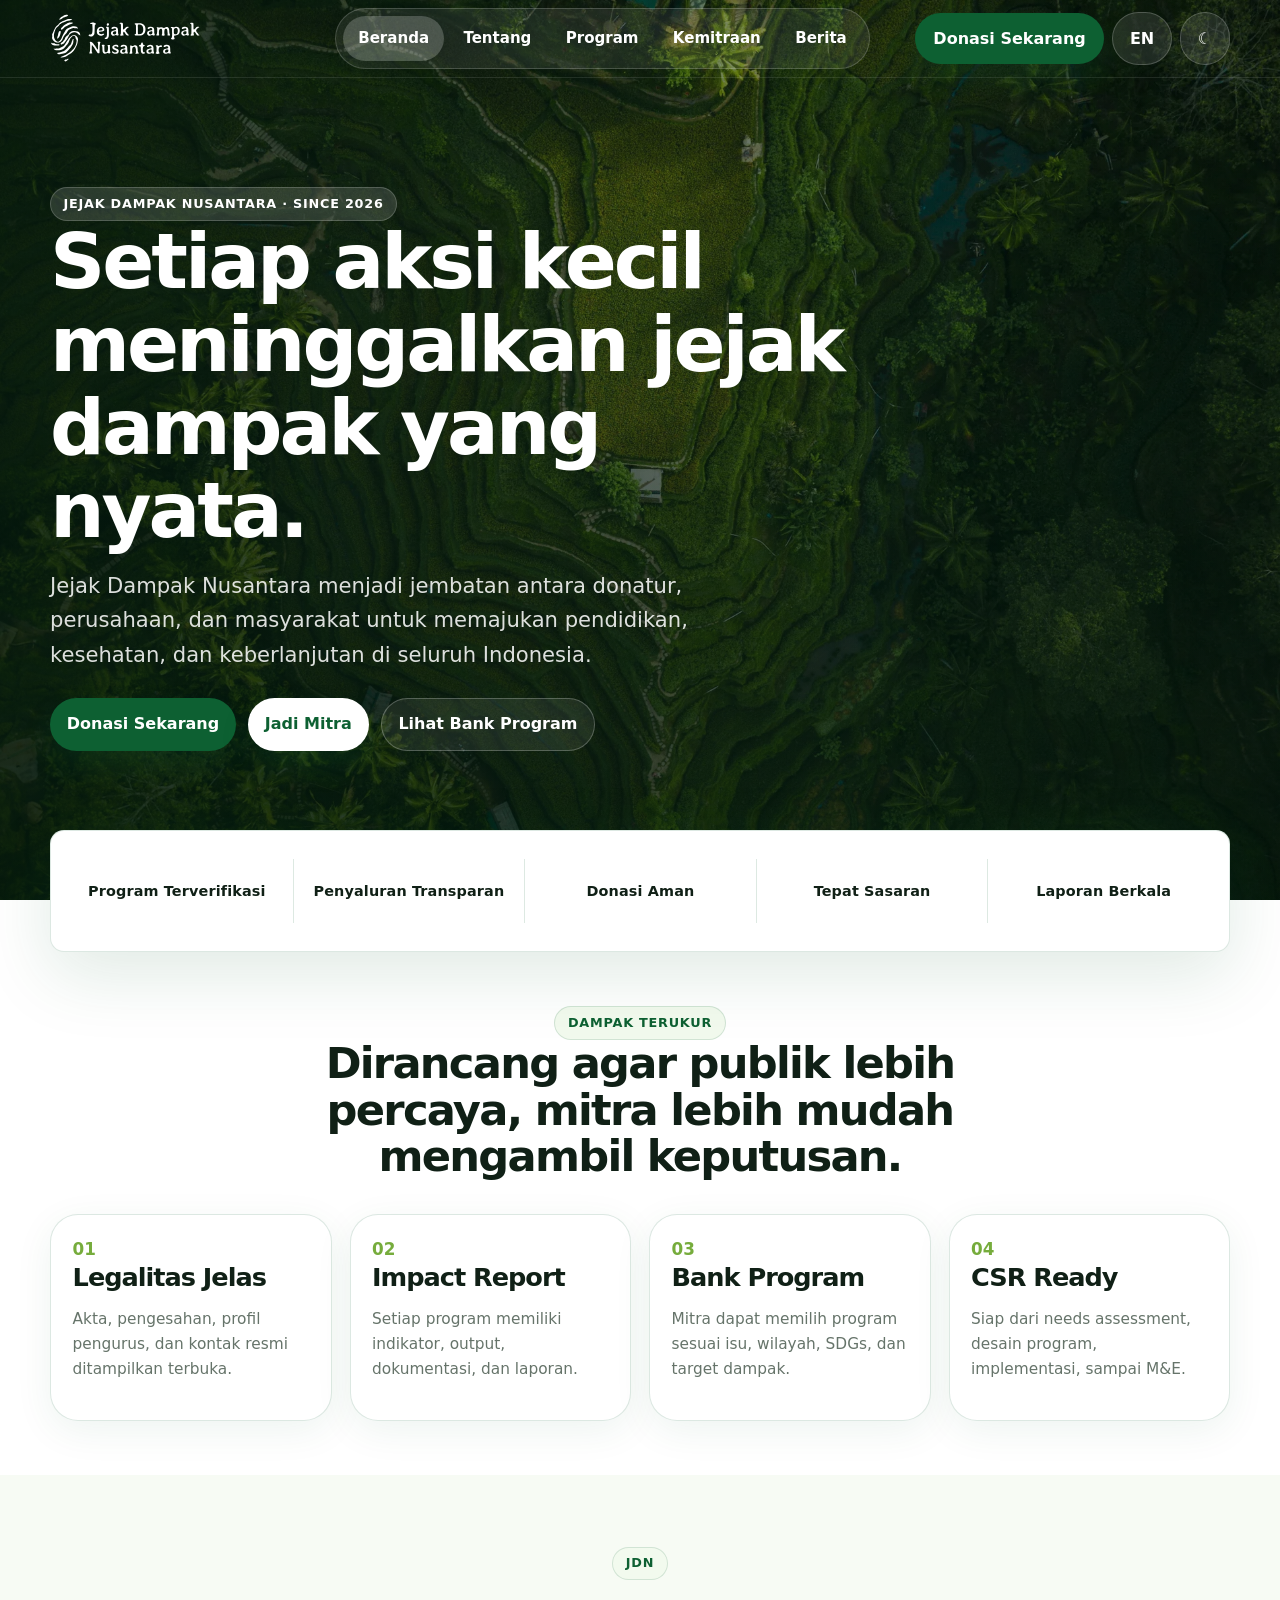
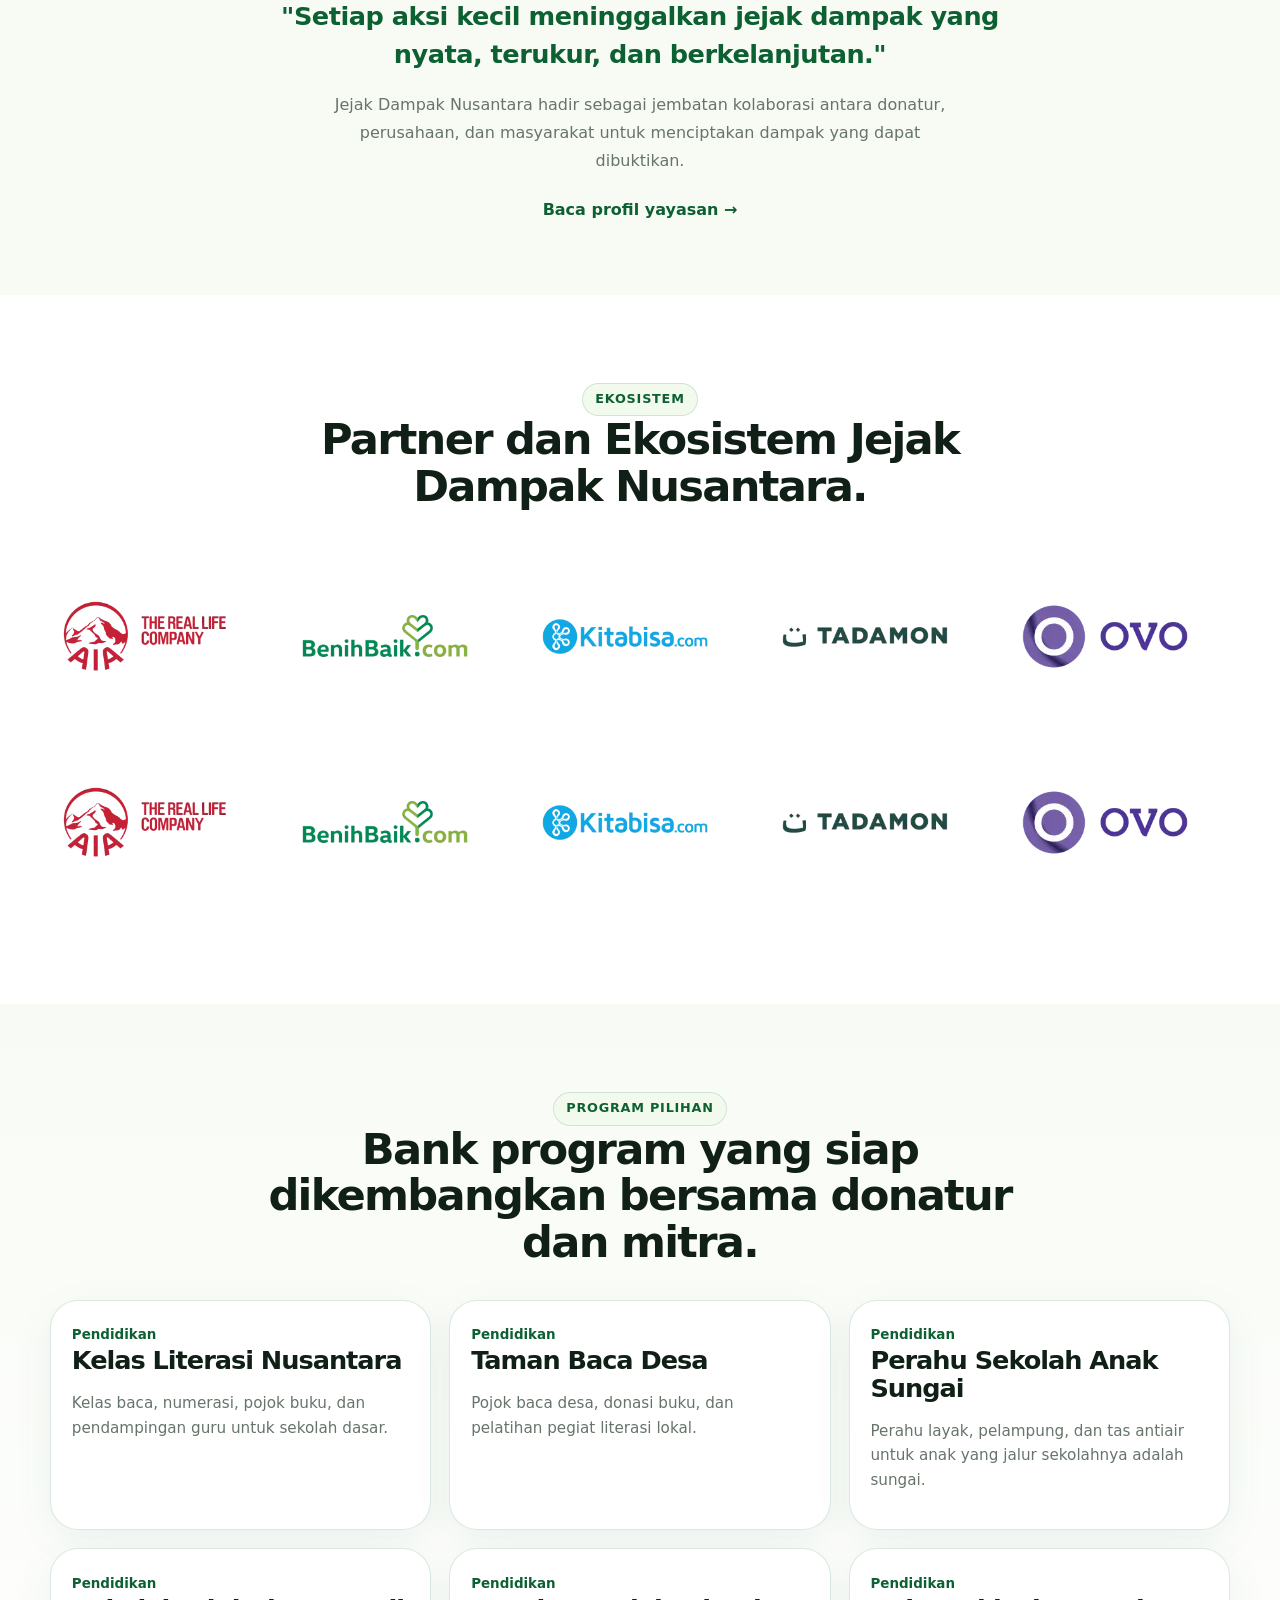
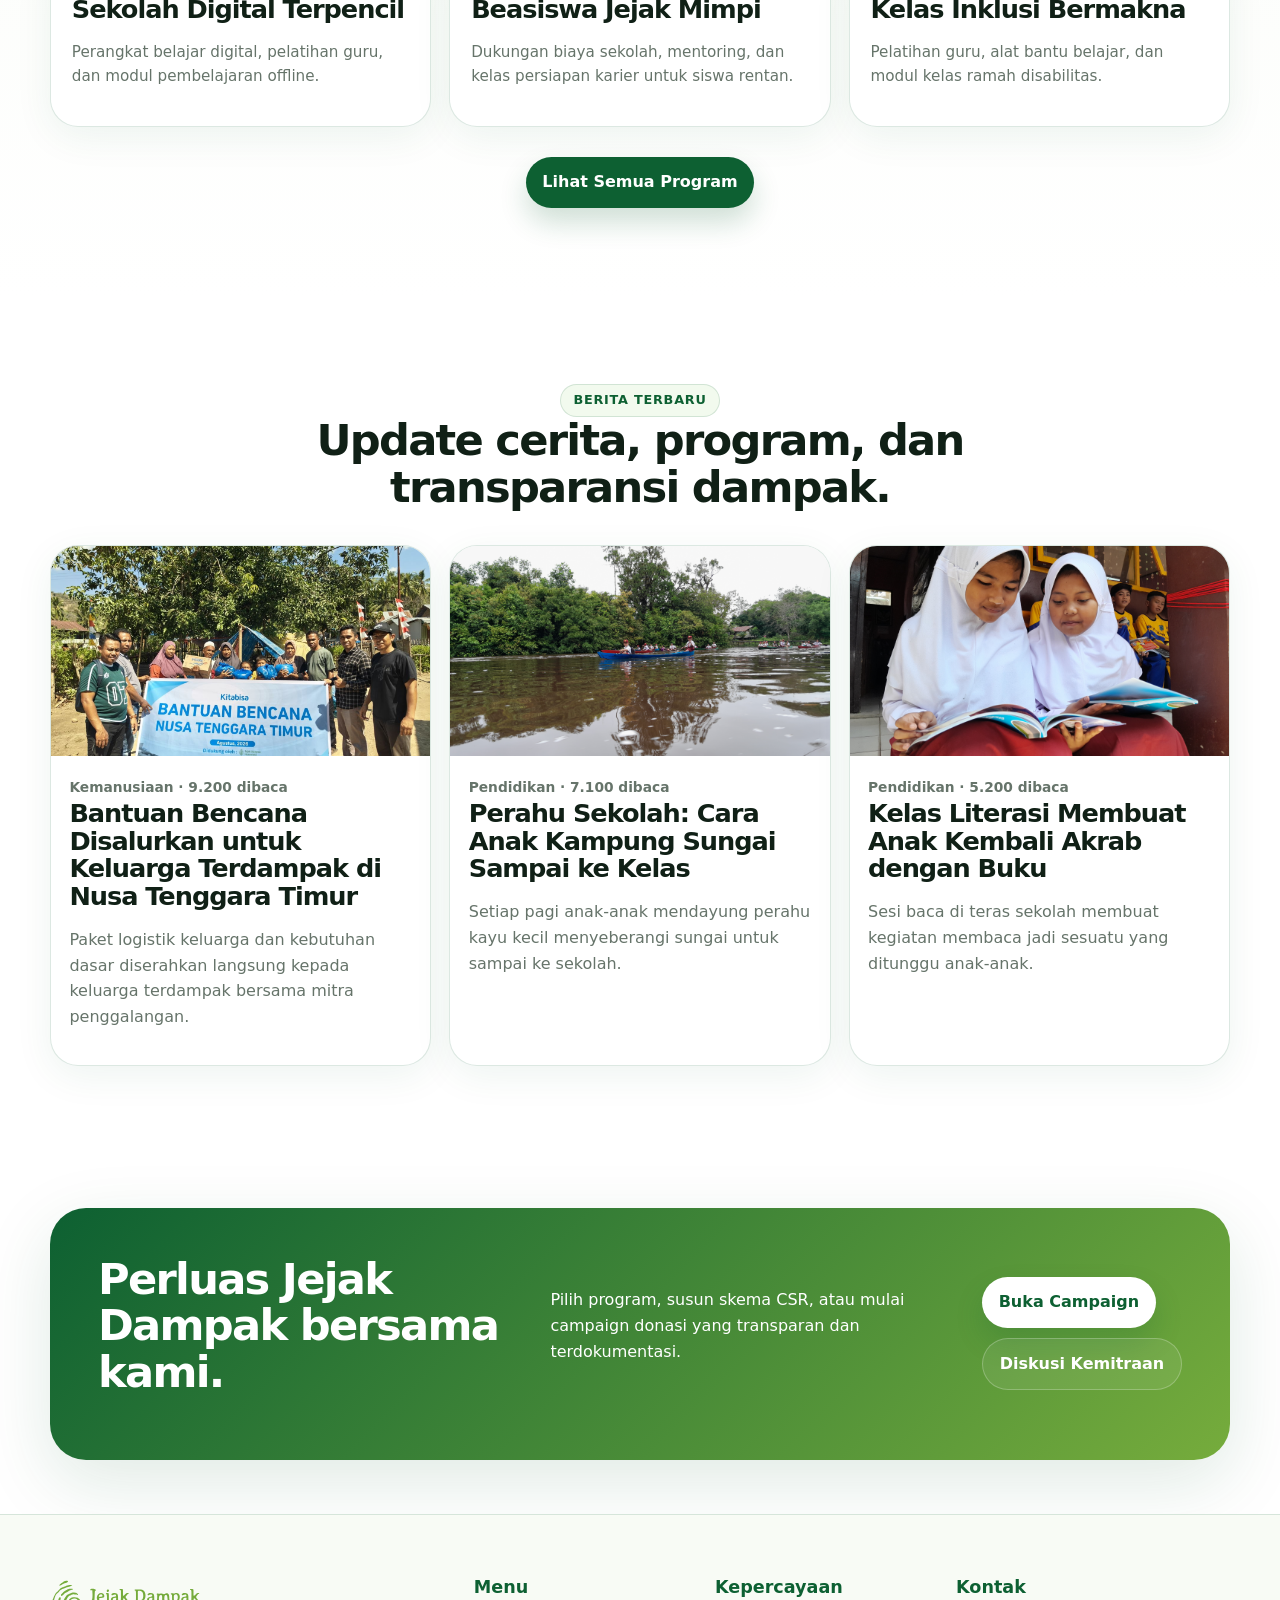
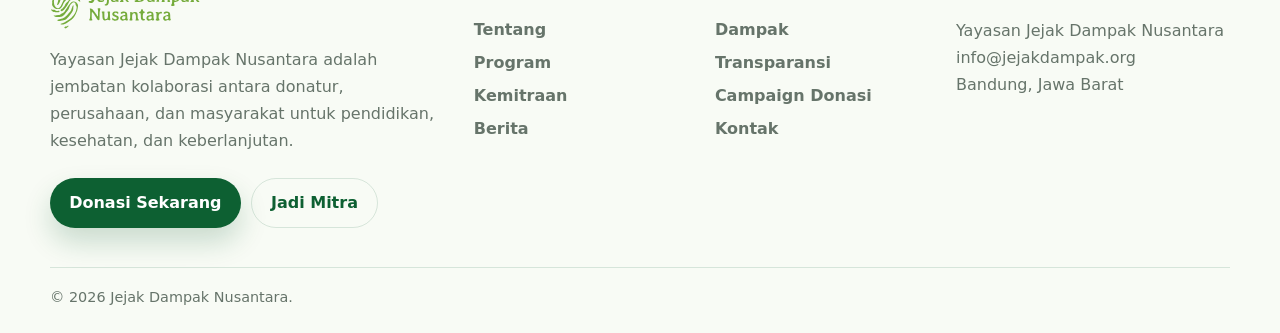
<file: index.html>
<!--
  ============================================================================
  File: index.html
  Deskripsi: Halaman beranda utama Jejak Dampak Nusantara
  Author: Aria Rahman
  Versi: 1.0.0
  ============================================================================
-->
<!doctype html>
<html data-base-path="." lang="id" data-theme="light">
<head>
  <meta charset="utf-8">
  <meta name="viewport" content="width=device-width, initial-scale=1">
  <title>Beranda | Jejak Dampak Nusantara</title>
  <meta name="description" content="Website Company Profile Yayasan Jejak Dampak Nusantara">
  <link rel="icon" href="assets/img/logo-mark.svg" type="image/svg+xml">
  
  <!-- Script untuk mencegah flicker - harus dimuat sebelum CSS -->
  <script>
    (function() {
      const savedTheme = localStorage.getItem('jdn-theme');
      const savedLang = localStorage.getItem('jdn-lang');
      
      if (savedTheme) {
        document.documentElement.setAttribute('data-theme', savedTheme);
      }
      
      if (savedLang) {
        document.documentElement.setAttribute('lang', savedLang);
      }
    })();
  </script>
  
  <link rel="stylesheet" href="assets/css/global.css">
  <link rel="stylesheet" href="assets/css/components.css">
  <link rel="stylesheet" href="assets/css/home.css">
</head>
<body class="home-page">
  <a class="skip-link" href="#main">Lewati ke konten</a>

  <!-- Navbar akan di-load oleh JavaScript -->
  <div id="navbar-container"></div>

  <main id="main">
    <section class="hero-brand">
      <div class="hero-bg">
        <img src="assets/img/hero-nusantara.webp" alt="Pemandangan terasering Nusantara dari atas">
      </div>
      <div class="hero-shade"></div>
      
      <!-- Cloud Animation -->
      <div class="cloud-tunnel" aria-hidden="true">
        <img class="cloud-img cloud-img-1" src="assets/img/cloud/cloud-1.webp" alt="">
        <img class="cloud-img cloud-img-2" src="assets/img/cloud/cloud-2.webp" alt="">
        <img class="cloud-img cloud-img-3" src="assets/img/cloud/cloud-3.webp" alt="">
        <img class="cloud-img cloud-img-4" src="assets/img/cloud/cloud-4.webp" alt="">
        <img class="cloud-img cloud-img-5" src="assets/img/cloud/cloud-1.webp" alt="">
        <img class="cloud-img cloud-img-6" src="assets/img/cloud/cloud-2.webp" alt="">
        <img class="cloud-img cloud-img-7" src="assets/img/cloud/cloud-3.webp" alt="">
      </div>
      
      <div class="container hero-content">
        <div class="hero-copy">
          <span class="eyebrow" data-i18n="since2026">Jejak Dampak Nusantara · Since 2026</span>
          <h1 data-i18n="hero-title">Setiap aksi kecil meninggalkan jejak dampak yang nyata.</h1>
          <p data-i18n="hero-desc">Jejak Dampak Nusantara menjadi jembatan antara donatur, perusahaan, dan masyarakat untuk memajukan pendidikan, kesehatan, dan keberlanjutan di seluruh Indonesia.</p>
          <div class="hero-actions">
            <a class="btn" href="donasi/" data-i18n="donate-now">Donasi Sekarang</a>
            <a class="btn btn-light" href="kemitraan/" data-i18n="become-partner">Jadi Mitra</a>
            <a class="btn btn-ghost-white" href="program/" data-i18n="view-programs">Lihat Bank Program</a>
          </div>
        </div>
      </div>
    </section>

    <!-- <section class="stats-floating">
      <div class="container stats-card-wide">
        <div>
          <strong data-count="15" data-suffix="+">0</strong>
          <span data-i18n="funds-donated">Dana Terdonasi (Miliar Rupiah)</span>
        </div>
        <div>
          <strong data-count="500" data-suffix="+">0</strong>
          <span data-i18n="programs-completed">Program Terlaksana</span>
        </div>
        <div>
          <strong data-count="75000" data-suffix="+">0</strong>
          <span data-i18n="donors">Donatur</span>
        </div>
        <div>
          <strong data-count="43" data-suffix="+">0</strong>
          <span data-i18n="volunteers">Relawan</span>
        </div>
        <div>
          <strong data-count="24" data-suffix="+">0</strong>
          <span data-i18n="partners">Mitra</span>
        </div>
    </section> -->

    <section class="stats-floating">
  <div class="container stats-card-wide">
    <div>
      <strong data-i18n="verified-programs">Program Terverifikasi</strong>
    </div>

    <div>
      <strong data-i18n="transparent-distribution">Penyaluran Transparan</strong>
    </div>

    <div>
      <strong data-i18n="secure-donation">Donasi Aman</strong>
    </div>

    <div>
      <strong data-i18n="targeted-distribution">Tepat Sasaran</strong>
    </div>

    <div>
      <strong data-i18n="periodic-reports">Laporan Berkala</strong>
    </div>
  </div>
</section>

    <section class="section compact" id="dampak">
      <div class="container section-head center">
        <span class="eyebrow green" data-i18n="measurable-impact">Dampak Terukur</span>
        <h2 data-i18n="impact-title">Dirancang agar publik lebih percaya, mitra lebih mudah mengambil keputusan.</h2>
      </div>
      <div class="container trust-grid">
        <article class="mini-card">
          <b>01</b>
          <h3 data-i18n="clear-legality">Legalitas Jelas</h3>
          <p data-i18n="legality-desc">Akta, pengesahan, profil pengurus, dan kontak resmi ditampilkan terbuka.</p>
        </article>
        <article class="mini-card">
          <b>02</b>
          <h3 data-i18n="impact-report">Impact Report</h3>
          <p data-i18n="report-desc">Setiap program memiliki indikator, output, dokumentasi, dan laporan.</p>
        </article>
        <article class="mini-card">
          <b>03</b>
          <h3 data-i18n="program-bank">Bank Program</h3>
          <p data-i18n="bank-desc">Mitra dapat memilih program sesuai isu, wilayah, SDGs, dan target dampak.</p>
        </article>
        <article class="mini-card">
          <b>04</b>
          <h3 data-i18n="csr-ready">CSR Ready</h3>
          <p data-i18n="csr-desc">Siap dari needs assessment, desain program, implementasi, sampai M&E.</p>
        </article>
      </div>
    </section>

    <section class="section simple-quote-section">
      <div class="container">
        <div class="simple-quote">
          <span class="eyebrow green">JDN</span>
          <p class="quote-text" data-i18n="quote-text">"Setiap aksi kecil meninggalkan jejak dampak yang nyata, terukur, dan berkelanjutan."</p>
          <p class="quote-desc" data-i18n="quote-desc">Jejak Dampak Nusantara hadir sebagai jembatan kolaborasi antara donatur, perusahaan, dan masyarakat untuk menciptakan dampak yang dapat dibuktikan.</p>
          <a class="text-link" href="tentang/" data-i18n="read-profile">Baca profil yayasan →</a>
        </div>
      </div>
    </section>

    <section class="section">
      <div class="container">
        <div class="section-head center">
          <span class="eyebrow green" data-i18n="ecosystem">Ekosistem</span>
          <h2 data-i18n="ecosystem-title">Partner dan Ekosistem Jejak Dampak Nusantara.</h2>
        </div>
        <div class="brand-marquee">
          <div class="brand-track" id="brandTrack1"></div>
        </div>
        <div class="brand-marquee">
          <div class="brand-track reverse" id="brandTrack2"></div>
        </div>
      </div>
    </section>

    <section class="section soft-bg">
      <div class="container section-head center">
        <span class="eyebrow green" data-i18n="featured-programs">Program Pilihan</span>
        <h2 data-i18n="programs-title">Bank program yang siap dikembangkan bersama donatur dan mitra.</h2>
      </div>
      <div class="container home-program-grid" id="homeProgramGrid">
        <!-- Programs will be loaded here -->
      </div>
      <div class="center-action">
        <a class="btn" href="program/" data-i18n="view-all-programs">Lihat Semua Program</a>
      </div>
    </section>

    <section class="section">
      <div class="container section-head center">
        <span class="eyebrow green" data-i18n="latest-news">Berita Terbaru</span>
        <h2 data-i18n="news-title">Update cerita, program, dan transparansi dampak.</h2>
      </div>
      <div class="container news-grid three" id="homeNewsGrid">
        <!-- News will be loaded here -->
      </div>
    </section>

    <section class="section compact">
      <div class="container cta-band">
        <h2 data-i18n="cta-title">Perluas Jejak Dampak bersama kami.</h2>
        <p data-i18n="cta-desc">Pilih program, susun skema CSR, atau mulai campaign donasi yang transparan dan terdokumentasi.</p>
        <div>
          <a class="btn btn-light" href="donasi/" data-i18n="open-campaign">Buka Campaign</a>
          <a class="btn btn-ghost-white" href="kemitraan/" data-i18n="partnership-discussion">Diskusi Kemitraan</a>
        </div>
      </div>
    </section>
  </main>

  <!-- Footer akan di-load oleh JavaScript -->
  <div id="footer-container"></div>

  <!-- Scripts -->
  <script src="assets/js/data.js"></script>
  <script src="assets/js/components.js"></script>
  <script src="assets/js/translations/components.js"></script>
  <script src="assets/js/translations/home.js"></script>
  <script src="assets/js/home.js"></script>
</body>
</html>
</file>
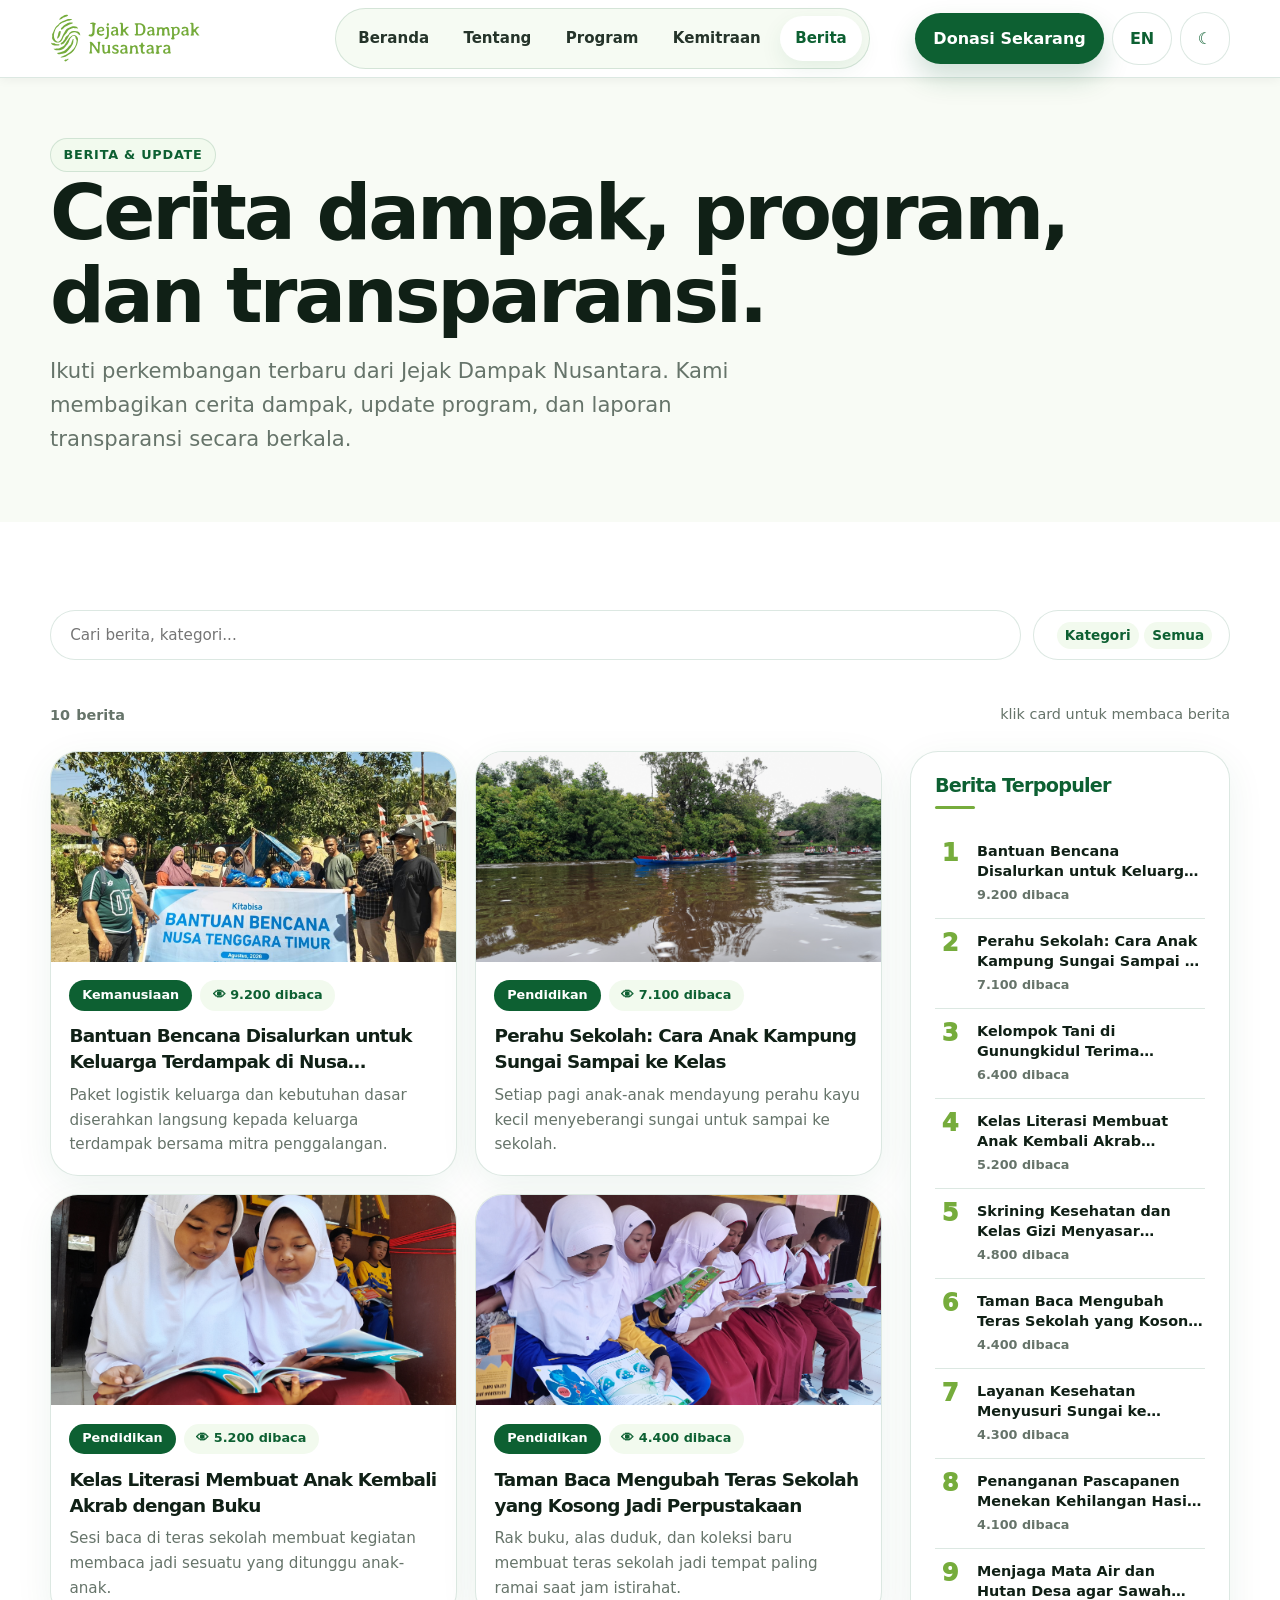
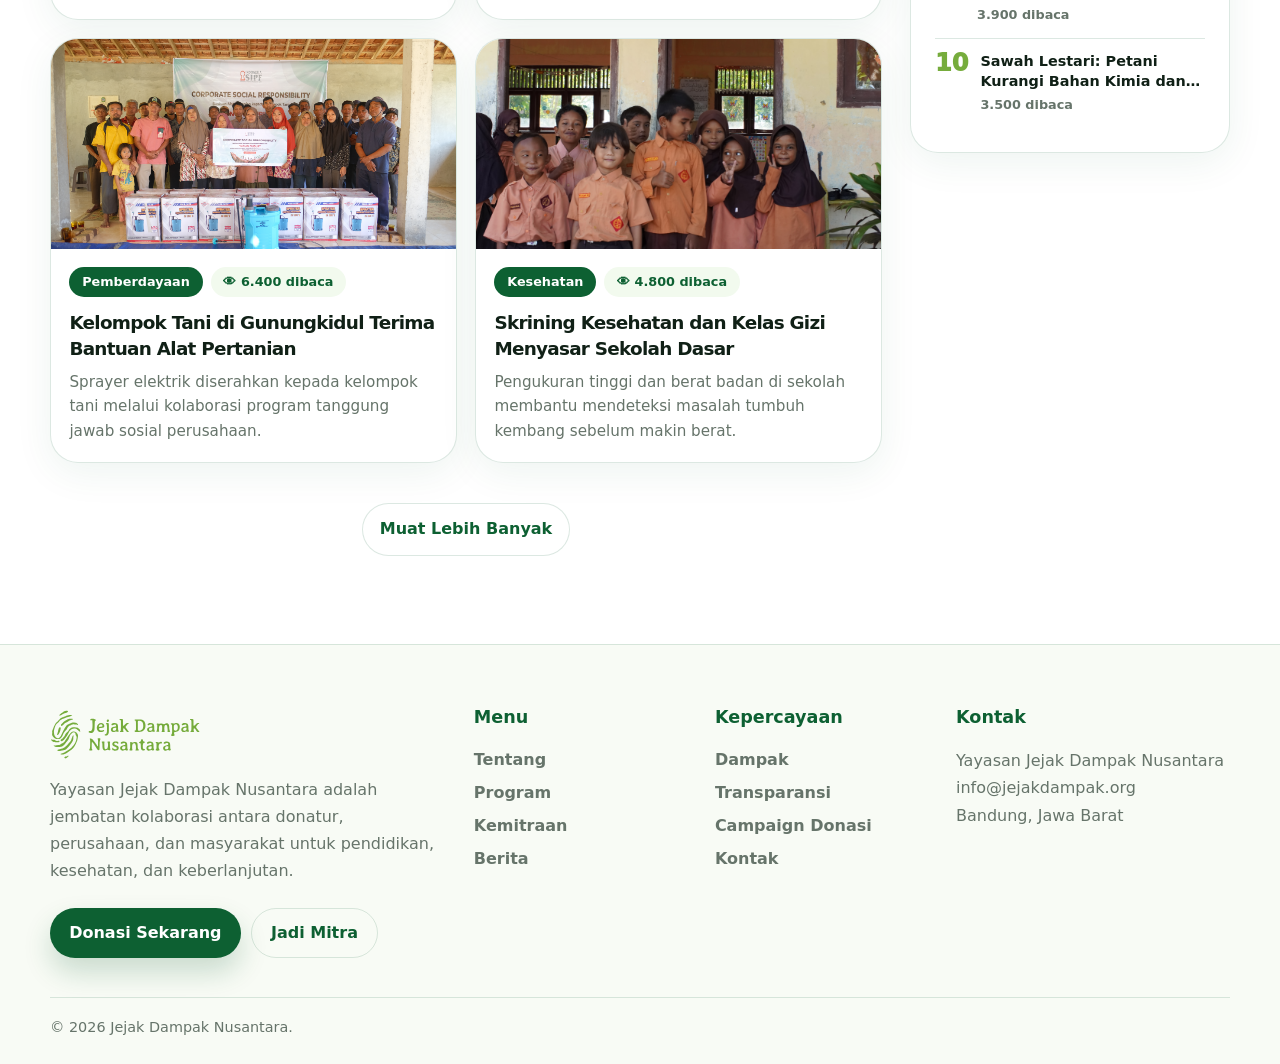
<file: berita/index.html>
<!--
  ============================================================================
  File: index.html
  Deskripsi: Halaman daftar berita Jejak Dampak Nusantara
  Author: Aria Rahman
  Versi: 1.0.0
  ============================================================================
-->
<!doctype html>
<html data-base-path=".." lang="id" data-theme="light">
<head>
  <meta charset="utf-8">
  <meta name="viewport" content="width=device-width, initial-scale=1">
  <title>Berita | Jejak Dampak Nusantara</title>
  <meta name="description" content="Daftar berita dan update terbaru dari Jejak Dampak Nusantara">
  <link rel="icon" href="../assets/img/logo-mark.svg" type="image/svg+xml">
  
  <!-- Script untuk mencegah flicker - harus dimuat sebelum CSS -->
  <script>
    (function() {
      const savedTheme = localStorage.getItem('jdn-theme');
      const savedLang = localStorage.getItem('jdn-lang');
      
      if (savedTheme) {
        document.documentElement.setAttribute('data-theme', savedTheme);
      }
      
      if (savedLang) {
        document.documentElement.setAttribute('lang', savedLang);
      }
    })();
  </script>
  
  <link rel="stylesheet" href="../assets/css/global.css">
  <link rel="stylesheet" href="../assets/css/components.css">
  <link rel="stylesheet" href="../assets/css/news.css">
</head>
<body>
  <a class="skip-link" href="#main">Lewati ke konten</a>

  <!-- Navbar akan di-load oleh JavaScript -->
  <div id="navbar-container"></div>

  <main id="main">
    <!-- Page Hero Section -->
    <section class="page-hero">
      <div class="container">
        <span class="eyebrow green" data-i18n="news-eyebrow">Berita & Update</span>
        <h1 data-i18n="news-page-title">Cerita dampak, program, dan transparansi.</h1>
        <p data-i18n="news-page-desc">Ikuti perkembangan terbaru dari Jejak Dampak Nusantara. Kami membagikan cerita dampak, update program, dan laporan transparansi secara berkala.</p>
      </div>
    </section>

    <!-- News List Section -->
    <section class="section">
      <div class="container">
        <!-- Toolbar dengan Search dan Filter -->
        <div class="news-toolbar">
          <div class="search-wrap">
            <input
              type="search"
              id="newsSearch"
              placeholder="Cari berita, kategori..."
              data-i18n-placeholder="search-placeholder"
            />
          </div>
          <div class="filter-dropdown" data-filter-dropdown>
            <button type="button" class="btn btn-outline filter-button">
              <span data-i18n="category-label">Kategori</span> <span data-category-count>Semua</span>
            </button>
            <div class="filter-panel" data-category-panel></div>
          </div>
        </div>
        
        <div class="selected-filters" data-selected-filters></div>
        
        <div class="result-head">
          <strong><span data-news-count>0</span> <span data-i18n="news-count-label">berita</span></strong>
          <span data-i18n="result-hint">klik card untuk membaca berita</span>
        </div>

        <!-- News Layout dengan Sidebar -->
        <div class="news-layout">
          <!-- Main News Grid -->
          <div class="news-main">
            <div class="news-grid" id="newsGrid">
              <!-- News cards akan di-load oleh JavaScript -->
            </div>

            <!-- Load More Button -->
            <div class="center-action" id="loadMoreContainer" style="display: none;">
              <button class="btn btn-outline" id="loadMoreBtn" data-i18n="load-more">Muat Lebih Banyak</button>
            </div>
          </div>

          <!-- Sidebar -->
          <aside class="news-sidebar">
            <div class="sidebar-widget">
              <h3 class="sidebar-title" data-i18n="popular-news">Berita Terpopuler</h3>
              <div id="popularNewsList" class="popular-news-list">
                <!-- Popular news akan di-load oleh JavaScript -->
              </div>
            </div>
          </aside>
        </div>
      </div>
    </section>
  </main>

  <!-- Footer akan di-load oleh JavaScript -->
  <div id="footer-container"></div>

  <script src="../assets/js/data.js"></script>
  <script src="../assets/js/components.js"></script>
  <script src="../assets/js/translations/components.js"></script>
  <script src="../assets/js/translations/news.js"></script>
  <script src="../assets/js/news.js"></script>
</body>
</html>
</file>
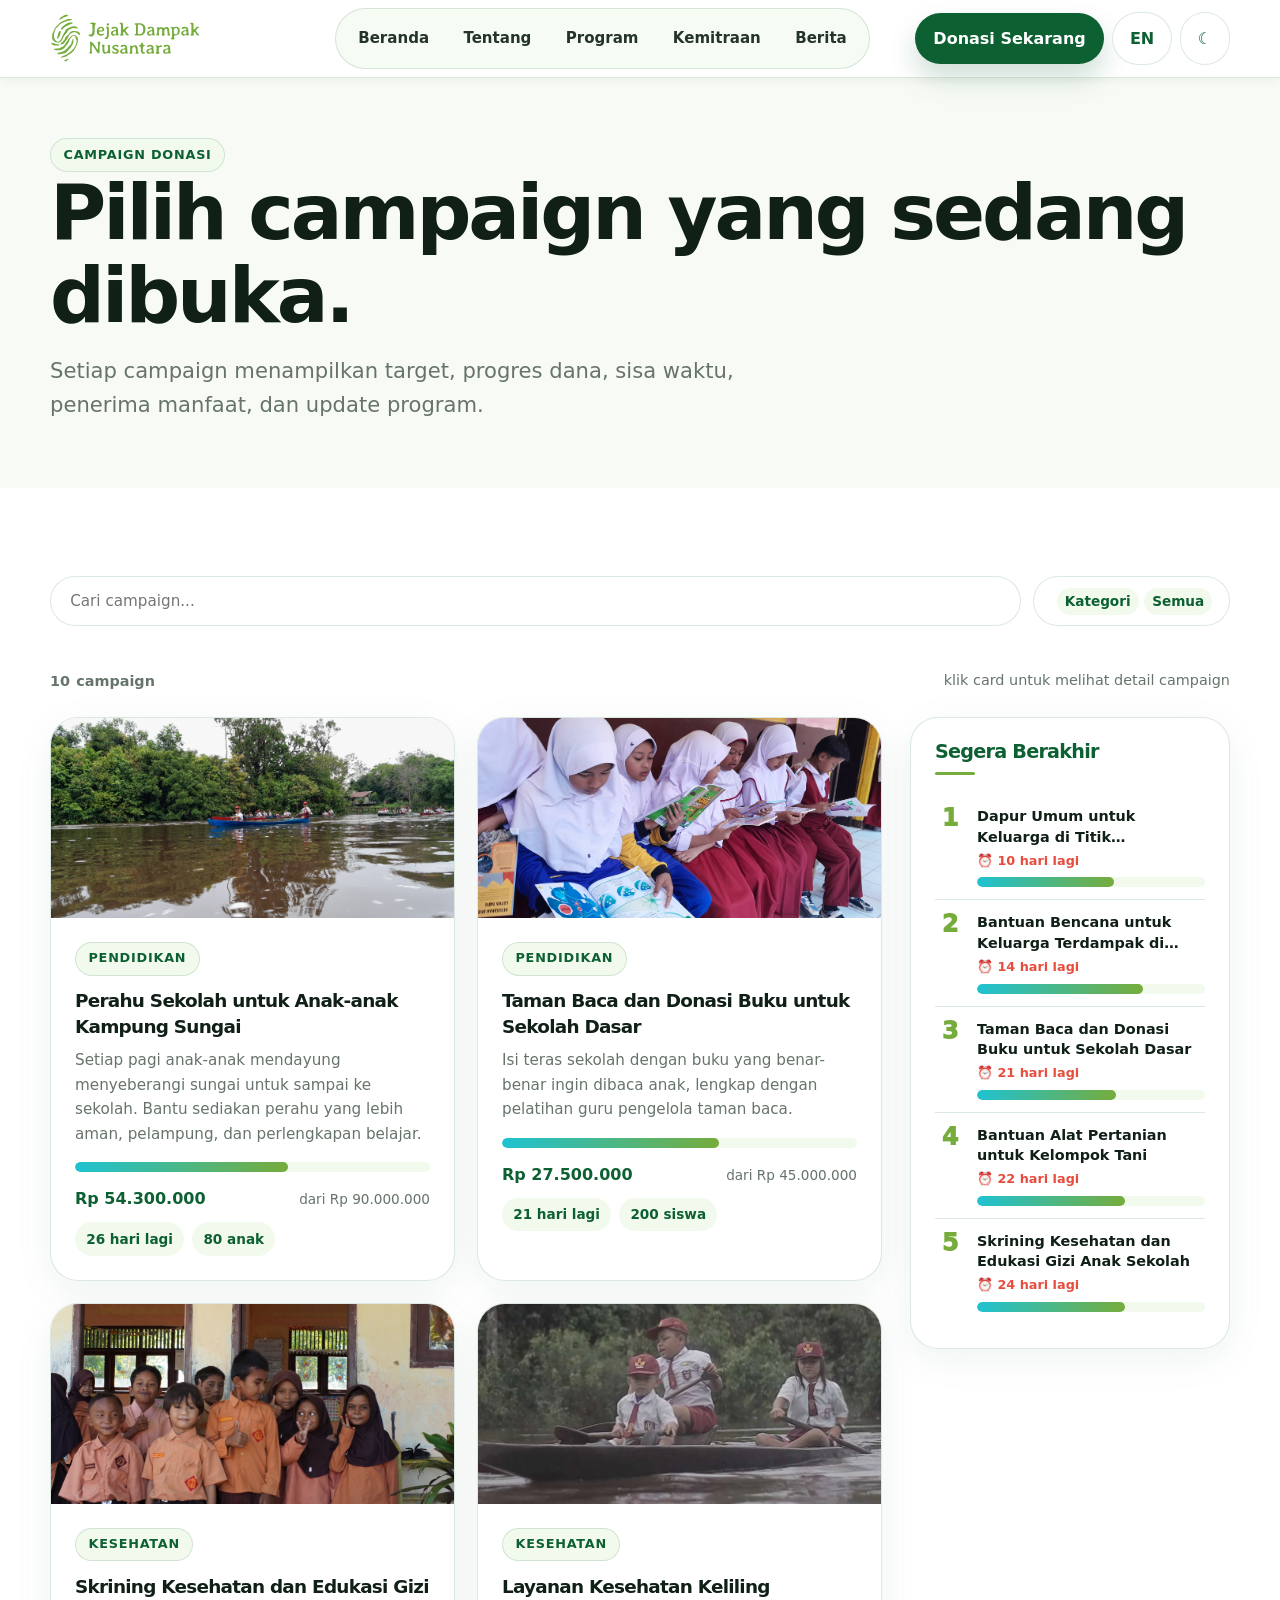
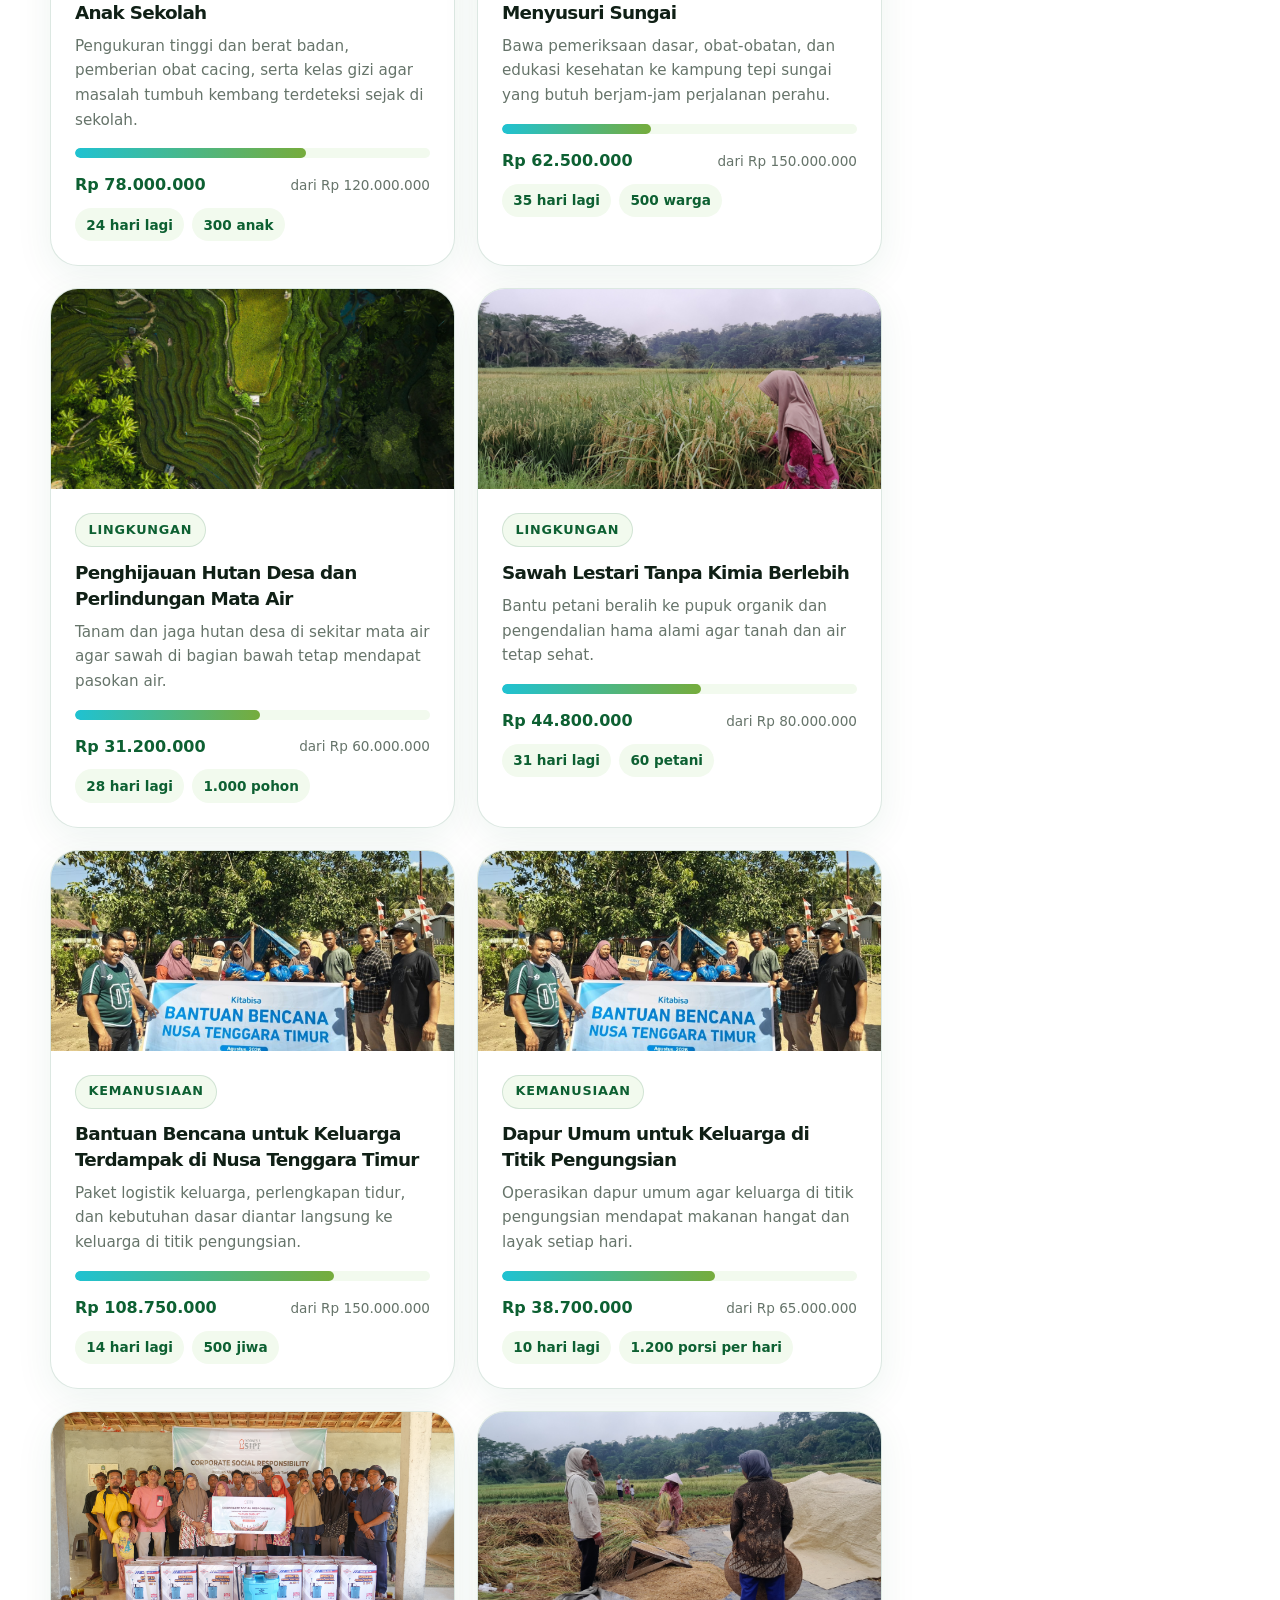
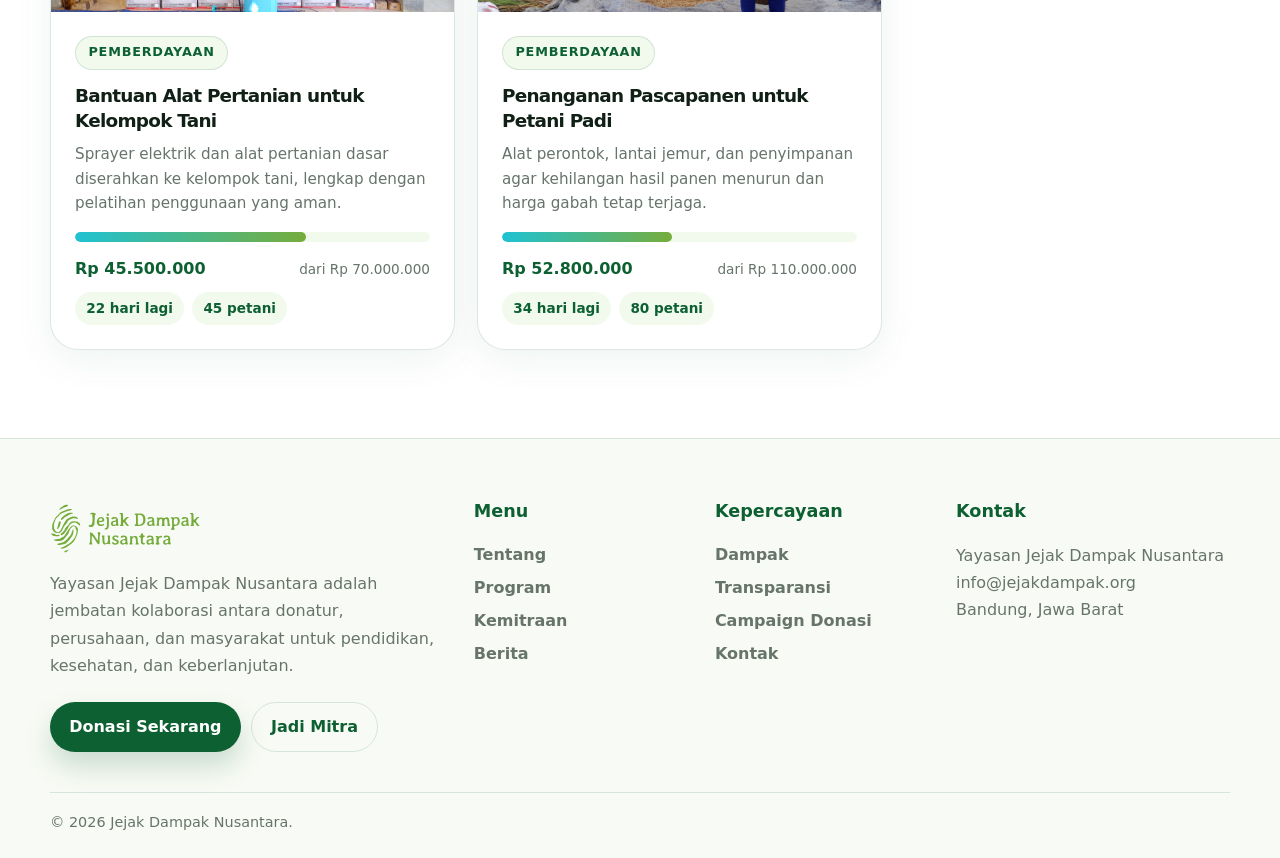
<file: donasi/index.html>
<!--
  ============================================================================
  File: index.html
  Deskripsi: Halaman list campaign donasi Jejak Dampak Nusantara
  Author: Aria Rahman
  Versi: 1.0.0
  ============================================================================
-->
<!doctype html>
<html data-base-path=".." lang="id" data-theme="light">
<head>
  <meta charset="utf-8">
  <meta name="viewport" content="width=device-width, initial-scale=1">
  <title>Donasi | Jejak Dampak Nusantara</title>
  <meta name="description" content="Campaign Donasi Jejak Dampak Nusantara">
  <link rel="icon" href="../assets/img/logo-mark.svg" type="image/svg+xml">
  
  <script>
    (function() {
      const savedTheme = localStorage.getItem('jdn-theme');
      const savedLang = localStorage.getItem('jdn-lang');
      
      if (savedTheme) {
        document.documentElement.setAttribute('data-theme', savedTheme);
      }
      
      if (savedLang) {
        document.documentElement.setAttribute('lang', savedLang);
      }
    })();
  </script>
  
  <link rel="stylesheet" href="../assets/css/global.css">
  <link rel="stylesheet" href="../assets/css/components.css">
  <link rel="stylesheet" href="../assets/css/donation.css">
</head>
<body>
  <a class="skip-link" href="#main">Lewati ke konten</a>

  <div id="navbar-container"></div>

  <main id="main">
    <section class="page-hero">
      <div class="container">
        <span class="eyebrow green" data-i18n="hero-eyebrow">Campaign Donasi</span>
        <h1 data-i18n="hero-title">Pilih campaign yang sedang dibuka.</h1>
        <p data-i18n="hero-desc">Setiap campaign menampilkan target, progres dana, sisa waktu, penerima manfaat, dan update program.</p>
      </div>
    </section>

    <section class="section soft-bg">
      <div class="container">
        <!-- Toolbar -->
        <div class="donation-toolbar">
          <div class="search-wrap">
            <input
              type="search"
              id="campaignSearch"
              placeholder="Cari campaign..."
              data-i18n-placeholder="search-placeholder"
            />
          </div>
          <div class="filter-dropdown" data-filter-dropdown>
            <button type="button" class="btn btn-outline filter-button">
              <span data-i18n="category-label">Kategori</span> <span data-category-count>Semua</span>
            </button>
            <div class="filter-panel" data-category-panel></div>
          </div>
        </div>

        <div class="selected-filters" data-selected-filters></div>

        <div class="result-head">
          <strong><span data-campaign-count>0</span> <span data-i18n="campaign-count-label">campaign</span></strong>
          <span data-i18n="result-hint">klik card untuk melihat detail campaign</span>
        </div>

        <!-- Layout dengan sidebar -->
        <div class="donation-layout">
          <div class="donation-main">
            <div class="campaign-grid" id="campaignGrid">
              <!-- Campaign cards akan di-load oleh JavaScript -->
            </div>
          </div>

          <aside class="donation-sidebar">
            <div class="sidebar-widget">
              <h3 class="sidebar-title" data-i18n="ending-soon">Segera Berakhir</h3>
              <div id="endingSoonList" class="ending-soon-list">
                <!-- Campaign yang segera berakhir akan di-load -->
              </div>
            </div>
          </aside>
        </div>
      </div>
    </section>
  </main>

  <div id="footer-container"></div>

  <script src="../assets/js/data.js"></script>
  <script src="../assets/js/components.js"></script>
  <script src="../assets/js/translations/components.js"></script>
  <script src="../assets/js/translations/donation.js"></script>
  <script src="../assets/js/donation.js"></script>
</body>
</html>
</file>
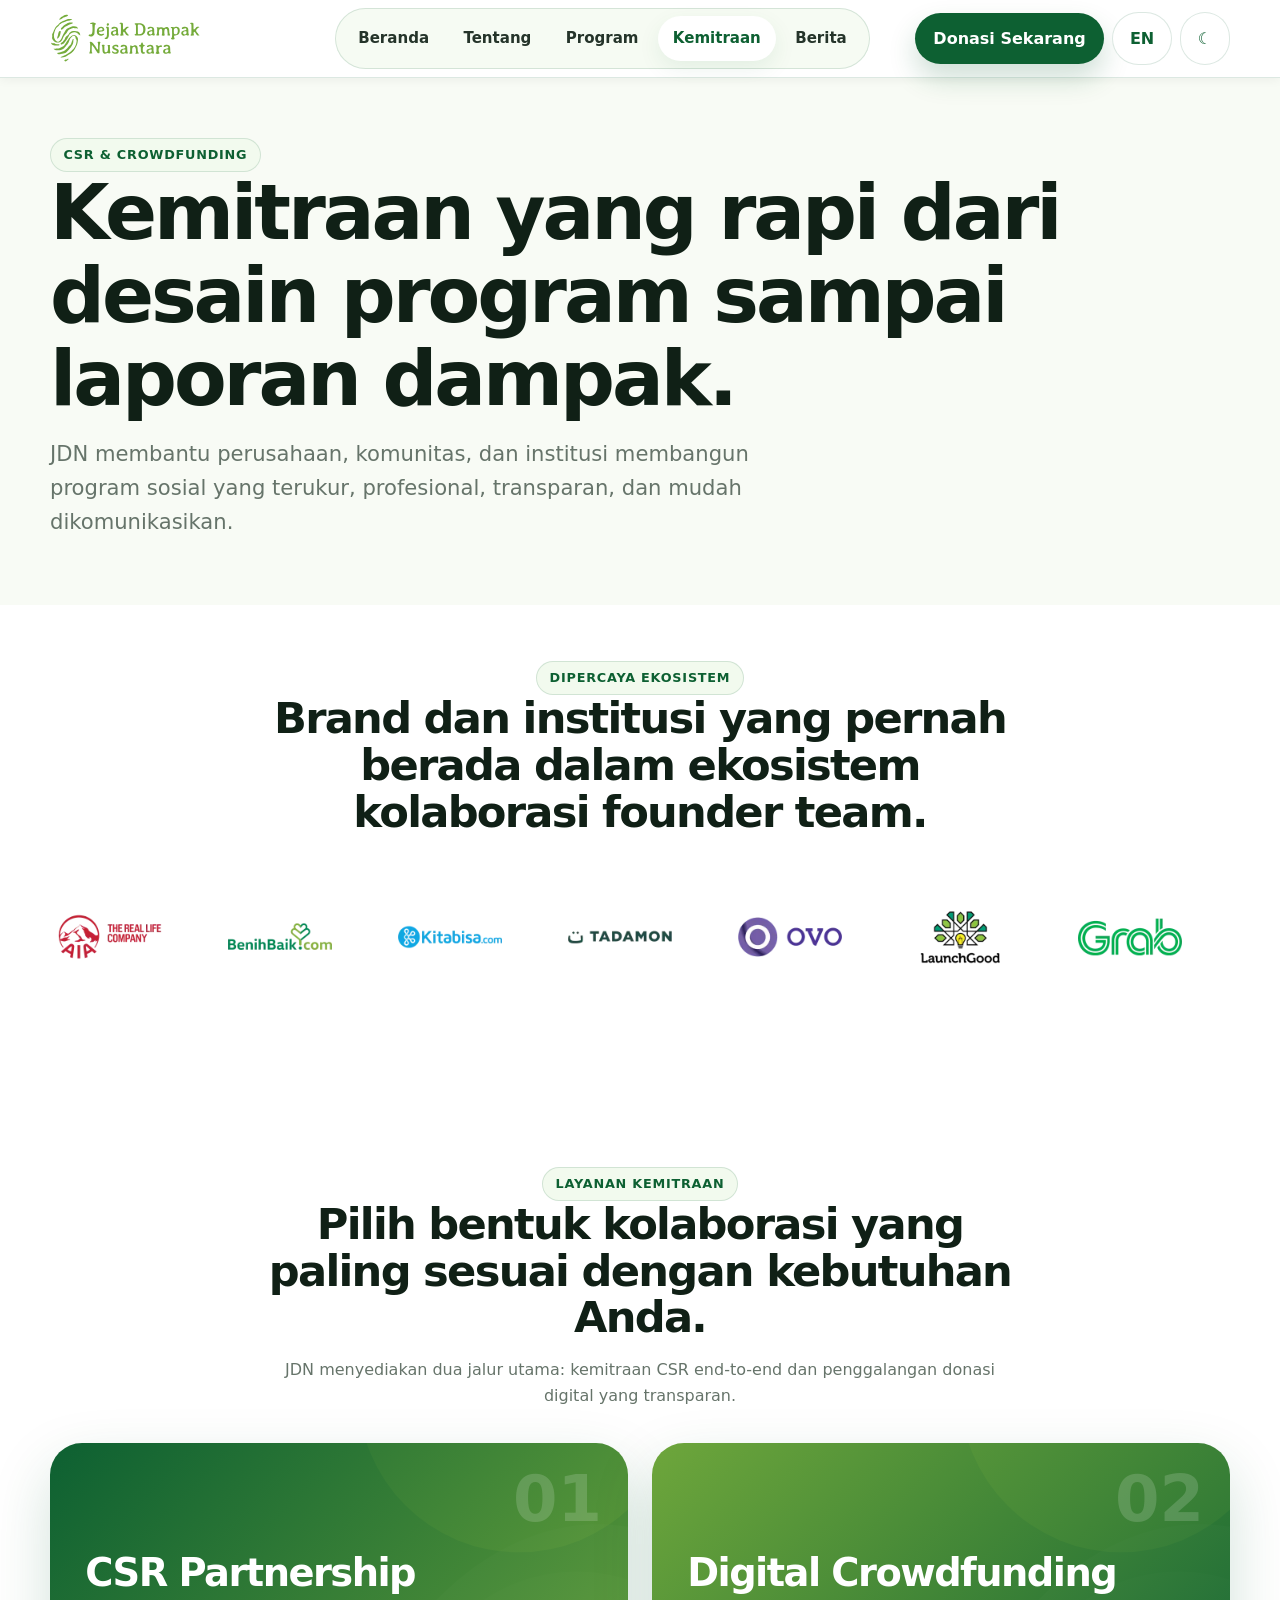
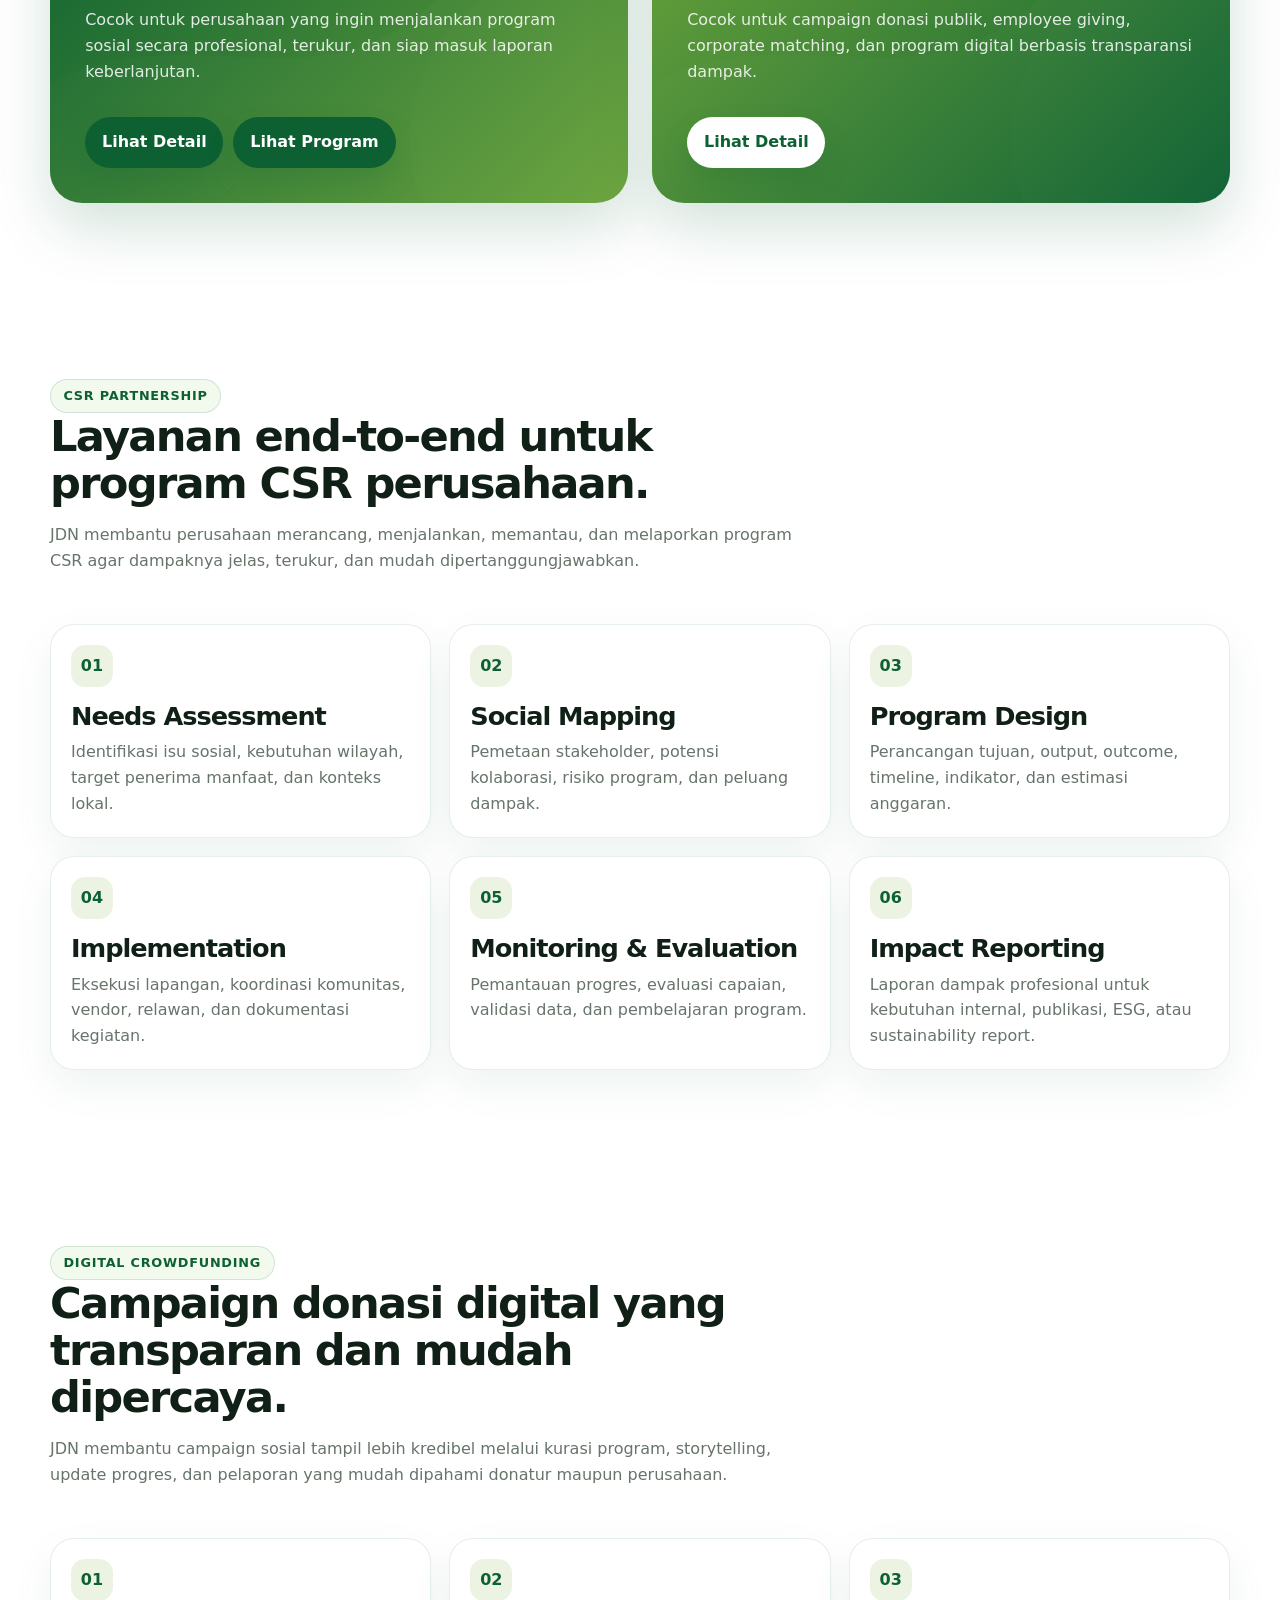
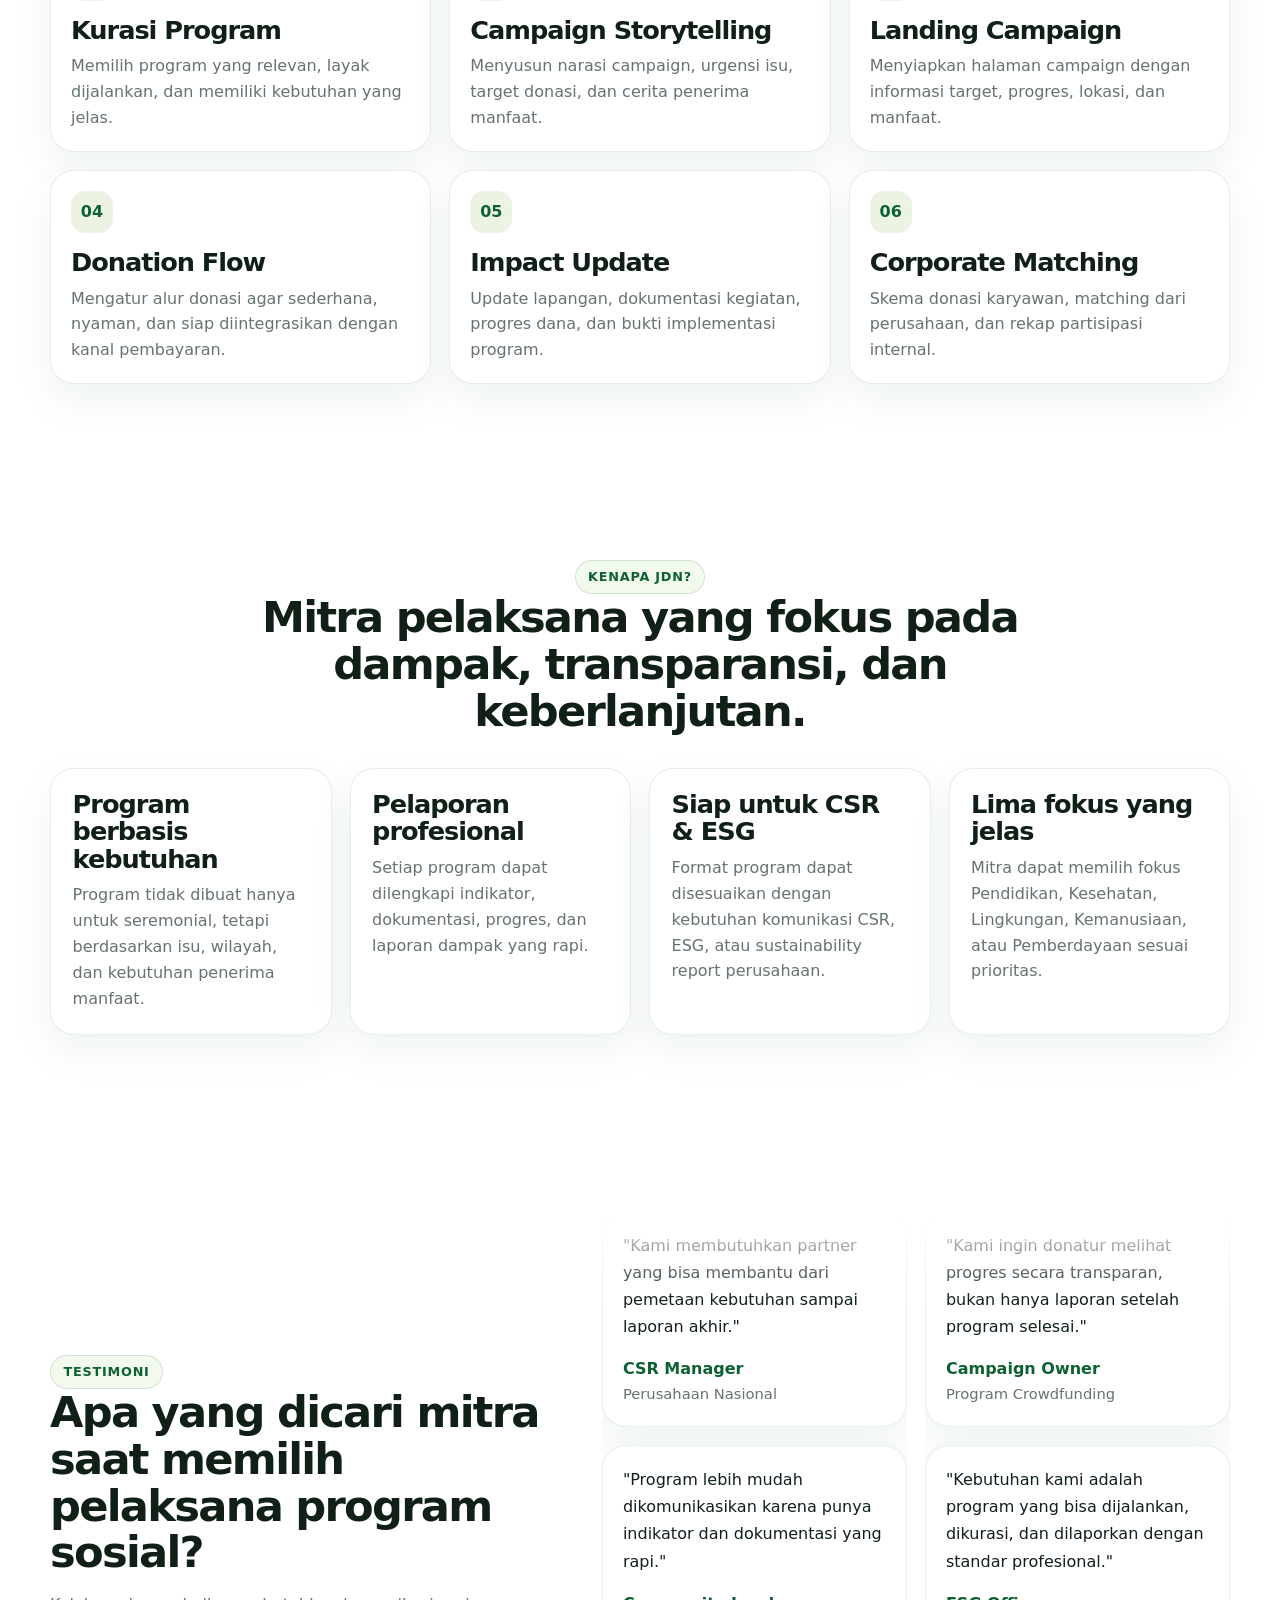
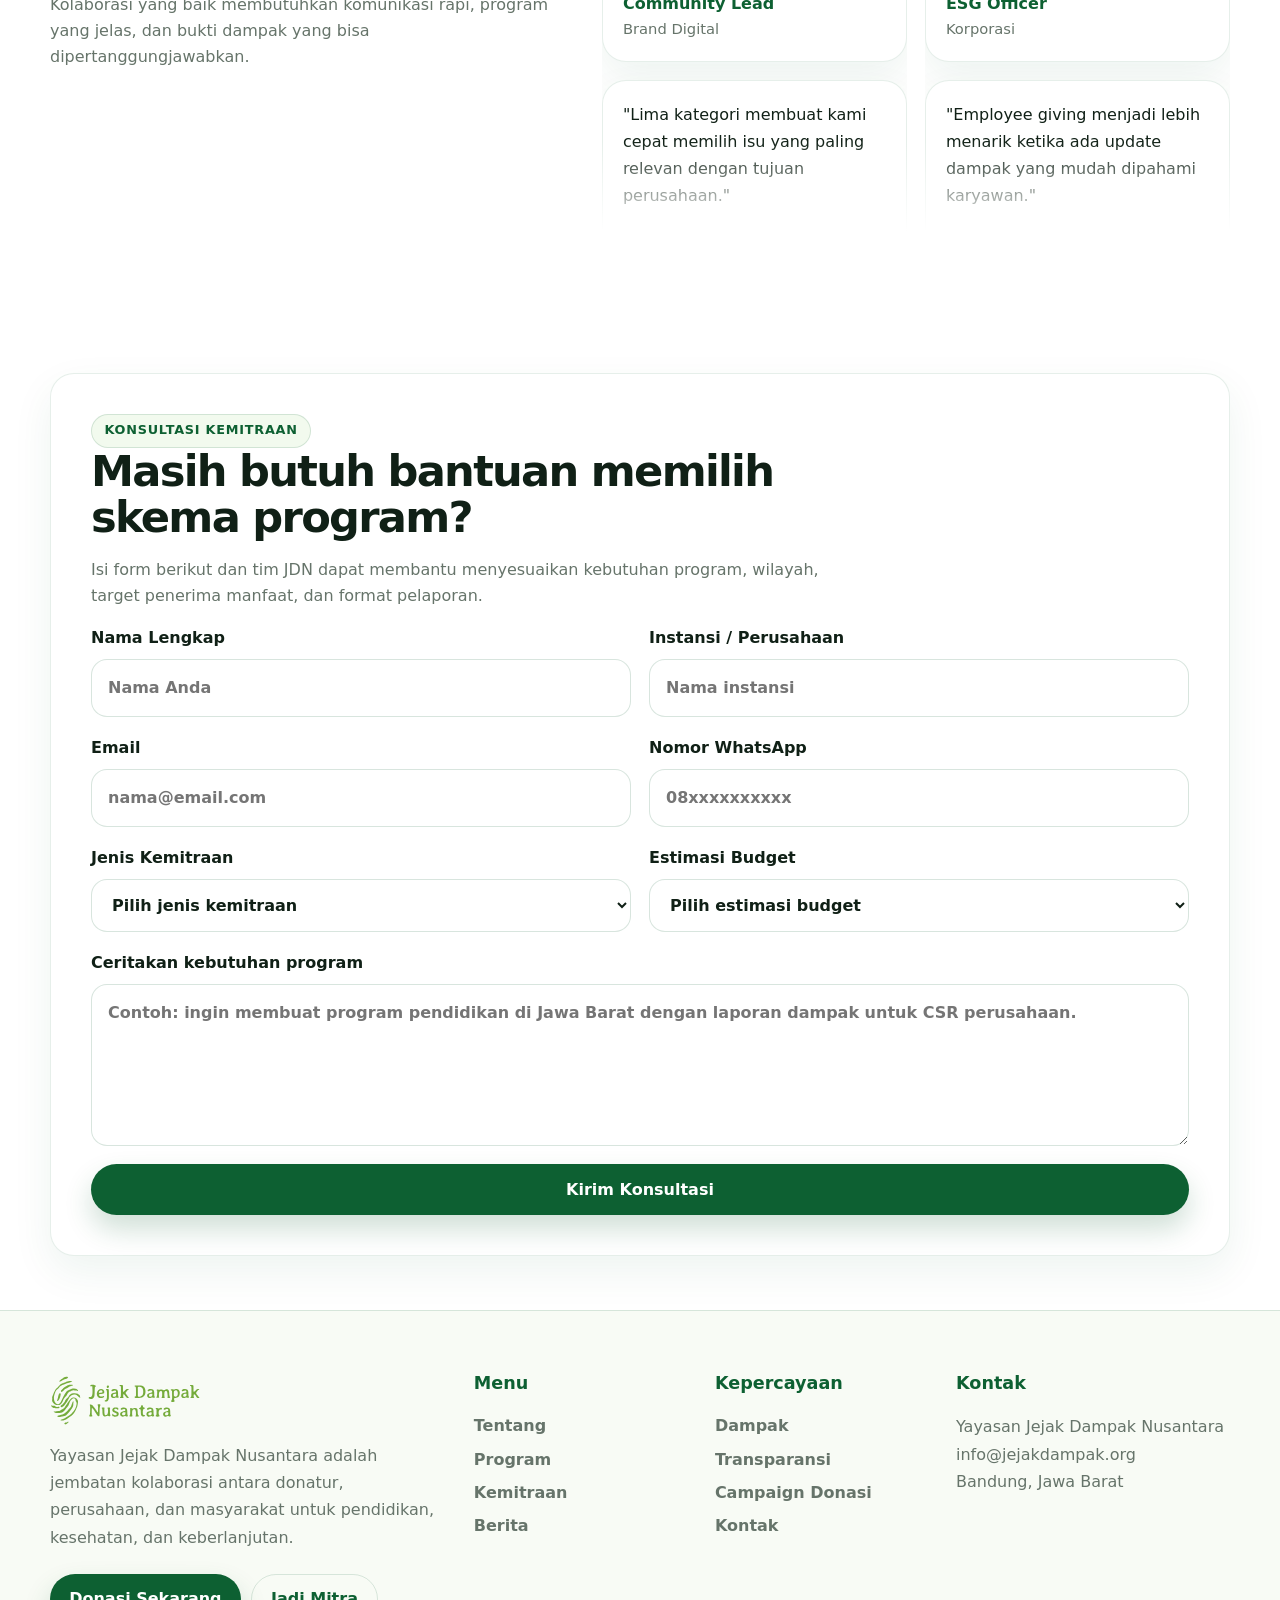
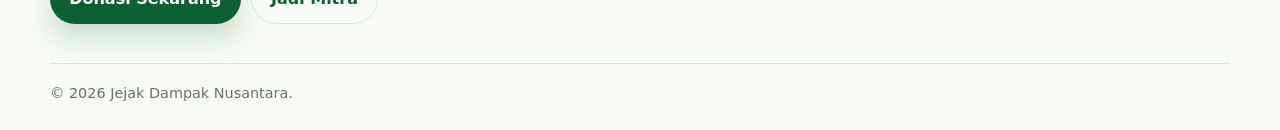
<file: kemitraan/index.html>
<!--
  ============================================================================
  File: index.html
  Deskripsi: Halaman kemitraan Jejak Dampak Nusantara
  Author: Aria Rahman
  Versi: 1.0.0
  ============================================================================
-->
<!doctype html>
<html data-base-path=".." lang="id" data-theme="light">
<head>
  <meta charset="utf-8">
  <meta name="viewport" content="width=device-width, initial-scale=1">
  <title>Kemitraan | Jejak Dampak Nusantara</title>
  <meta name="description" content="Kemitraan Jejak Dampak Nusantara - CSR Partnership dan Digital Crowdfunding">
  <link rel="icon" href="../assets/img/logo-mark.svg" type="image/svg+xml">
  
  <!-- Script untuk mencegah flicker - harus dimuat sebelum CSS -->
  <script>
    (function() {
      const savedTheme = localStorage.getItem('jdn-theme');
      const savedLang = localStorage.getItem('jdn-lang');
      
      if (savedTheme) {
        document.documentElement.setAttribute('data-theme', savedTheme);
      }
      
      if (savedLang) {
        document.documentElement.setAttribute('lang', savedLang);
      }
    })();
  </script>
  
  <link rel="stylesheet" href="../assets/css/global.css">
  <link rel="stylesheet" href="../assets/css/components.css">
  <link rel="stylesheet" href="../assets/css/partnership.css">
</head>
<body>
  <a class="skip-link" href="#main">Lewati ke konten</a>

  <!-- Navbar akan di-load oleh JavaScript -->
  <div id="navbar-container"></div>

  <main id="main">
    <!-- HERO -->
    <section class="page-hero partnership-hero">
      <div class="container">
        <span class="eyebrow green" data-i18n="hero-eyebrow">CSR & Crowdfunding</span>
        <h1 data-i18n="hero-title">Kemitraan yang rapi dari desain program sampai laporan dampak.</h1>
        <p data-i18n="hero-desc">JDN membantu perusahaan, komunitas, dan institusi membangun program sosial yang terukur, profesional, transparan, dan mudah dikomunikasikan.</p>
      </div>
    </section>

    <!-- LOGO MITRA DI BAWAH HERO -->
    <section class="section partner-logo-section">
      <div class="container">
        <div class="section-head center">
          <span class="eyebrow green" data-i18n="trusted-eyebrow">Dipercaya Ekosistem</span>
          <h2 data-i18n="trusted-title">Brand dan institusi yang pernah berada dalam ekosistem kolaborasi founder team.</h2>
        </div>

        <div class="brand-marquee partner-brand-marquee" aria-label="Logo mitra dan partner">
          <div class="brand-track" id="brandTrack1"></div>
        </div>
      </div>
    </section>

    <!-- 2 PILIHAN SERVIS -->
    <section class="section service-choice-section">
      <div class="container">
        <div class="section-head center">
          <span class="eyebrow green" data-i18n="service-eyebrow">Layanan Kemitraan</span>
          <h2 data-i18n="service-title">Pilih bentuk kolaborasi yang paling sesuai dengan kebutuhan Anda.</h2>
          <p data-i18n="service-desc">JDN menyediakan dua jalur utama: kemitraan CSR end-to-end dan penggalangan donasi digital yang transparan.</p>
        </div>

        <div class="service-choice-grid">
          <article class="service-choice-card reveal">
            <span class="service-label">01</span>
            <h3 data-i18n="csr-title">CSR Partnership</h3>
            <p data-i18n="csr-desc">Cocok untuk perusahaan yang ingin menjalankan program sosial secara profesional, terukur, dan siap masuk laporan keberlanjutan.</p>
            <div class="service-choice-actions">
              <a class="btn" href="#csr-partnership-detail" data-i18n="view-detail">Lihat Detail</a>
              <a class="btn" href="../program/" data-i18n="view-programs">Lihat Program</a>
            </div>
          </article>

          <article class="service-choice-card light reveal">
            <span class="service-label">02</span>
            <h3 data-i18n="crowdfunding-title">Digital Crowdfunding</h3>
            <p data-i18n="crowdfunding-desc">Cocok untuk campaign donasi publik, employee giving, corporate matching, dan program digital berbasis transparansi dampak.</p>
            <a class="btn btn-light" href="#digital-crowdfunding-detail" data-i18n="view-detail">Lihat Detail</a>
          </article>
        </div>
      </div>
    </section>

    <!-- DETAIL CSR -->
    <section class="section service-detail-section soft-bg" id="csr-partnership-detail">
      <div class="container">
        <div class="service-detail-layout">
          <div class="section-head">
            <span class="eyebrow green" data-i18n="csr-eyebrow">CSR Partnership</span>
            <h2 data-i18n="csr-detail-title">Layanan end-to-end untuk program CSR perusahaan.</h2>
            <p data-i18n="csr-detail-desc">JDN membantu perusahaan merancang, menjalankan, memantau, dan melaporkan program CSR agar dampaknya jelas, terukur, dan mudah dipertanggungjawabkan.</p>
          </div>

          <div class="process-grid" id="csrProcessGrid">
            <!-- Process cards akan di-load oleh JavaScript -->
          </div>
        </div>
      </div>
    </section>

    <!-- DETAIL DIGITAL CROWDFUNDING -->
    <section class="section service-detail-section" id="digital-crowdfunding-detail">
      <div class="container">
        <div class="service-detail-layout">
          <div class="section-head">
            <span class="eyebrow green" data-i18n="crowdfunding-eyebrow">Digital Crowdfunding</span>
            <h2 data-i18n="crowdfunding-detail-title">Campaign donasi digital yang transparan dan mudah dipercaya.</h2>
            <p data-i18n="crowdfunding-detail-desc">JDN membantu campaign sosial tampil lebih kredibel melalui kurasi program, storytelling, update progres, dan pelaporan yang mudah dipahami donatur maupun perusahaan.</p>
          </div>

          <div class="process-grid" id="crowdfundingProcessGrid">
            <!-- Process cards akan di-load oleh JavaScript -->
          </div>
        </div>
      </div>
    </section>

    <!-- KELEBIHAN JDN -->
    <section class="section why-jdn-section soft-bg">
      <div class="container">
        <div class="section-head center">
          <span class="eyebrow green" data-i18n="why-eyebrow">Kenapa JDN?</span>
          <h2 data-i18n="why-title">Mitra pelaksana yang fokus pada dampak, transparansi, dan keberlanjutan.</h2>
        </div>

        <div class="why-grid" id="whyGrid">
          <!-- Why cards akan di-load oleh JavaScript -->
        </div>
      </div>
    </section>

    <!-- TESTIMONI VERTICAL MARQUEE -->
    <section class="section testimonial-section">
      <div class="container testimonial-layout">
        <div class="section-head">
          <span class="eyebrow green" data-i18n="testimonial-eyebrow">Testimoni</span>
          <h2 data-i18n="testimonial-title">Apa yang dicari mitra saat memilih pelaksana program sosial?</h2>
          <p data-i18n="testimonial-desc">Kolaborasi yang baik membutuhkan komunikasi rapi, program yang jelas, dan bukti dampak yang bisa dipertanggungjawabkan.</p>
        </div>

        <div class="testimonial-columns">
          <div class="testimonial-marquee up">
            <div class="testimonial-track" id="testimonialTrack1"></div>
          </div>

          <div class="testimonial-marquee down">
            <div class="testimonial-track" id="testimonialTrack2"></div>
          </div>
        </div>
      </div>
    </section>

    <!-- FORM LANGSUNG DI HALAMAN -->
    <section class="section compact partnership-form-section" id="form-kemitraan">
      <div class="container">
        <div class="form-panel">
          <div class="section-head">
            <span class="eyebrow green" data-i18n="form-eyebrow">Konsultasi Kemitraan</span>
            <h2 data-i18n="form-title">Masih butuh bantuan memilih skema program?</h2>
            <p data-i18n="form-desc">Isi form berikut dan tim JDN dapat membantu menyesuaikan kebutuhan program, wilayah, target penerima manfaat, dan format pelaporan.</p>
          </div>

          <form class="partner-form" data-demo-form>
            <div class="form-grid">
              <label>
                <span data-i18n="form-name">Nama Lengkap</span>
                <input type="text" name="name" placeholder="Nama Anda" required />
              </label>
              <label>
                <span data-i18n="form-company">Instansi / Perusahaan</span>
                <input type="text" name="company" placeholder="Nama instansi" required />
              </label>
              <label>
                <span data-i18n="form-email">Email</span>
                <input type="email" name="email" placeholder="nama@email.com" required />
              </label>
              <label>
                <span data-i18n="form-phone">Nomor WhatsApp</span>
                <input type="tel" name="phone" placeholder="08xxxxxxxxxx" required />
              </label>
              <label>
                <span data-i18n="form-service">Jenis Kemitraan</span>
                <select name="service" required>
                  <option value="" data-i18n="form-select-service">Pilih jenis kemitraan</option>
                  <option>CSR Partnership</option>
                  <option>Digital Crowdfunding</option>
                  <option>Employee Giving / Corporate Matching</option>
                  <option data-i18n="form-consult">Belum yakin, ingin konsultasi dulu</option>
                </select>
              </label>
              <label>
                <span data-i18n="form-budget">Estimasi Budget</span>
                <select name="budget">
                  <option value="" data-i18n="form-select-budget">Pilih estimasi budget</option>
                  <option>&lt; Rp 50 juta</option>
                  <option>Rp 50 juta - Rp 100 juta</option>
                  <option>Rp 100 juta - Rp 250 juta</option>
                  <option>&gt; Rp 250 juta</option>
                </select>
              </label>
            </div>

            <label>
              <span data-i18n="form-message">Ceritakan kebutuhan program</span>
              <textarea name="message" rows="5" placeholder="Contoh: ingin membuat program pendidikan di Jawa Barat dengan laporan dampak untuk CSR perusahaan."></textarea>
            </label>

            <button class="btn" type="submit" data-i18n="form-submit">Kirim Konsultasi</button>
          </form>
        </div>
      </div>
    </section>
  </main>

  <!-- Footer akan di-load oleh JavaScript -->
  <div id="footer-container"></div>

  <script src="../assets/js/data.js"></script>
  <script src="../assets/js/components.js"></script>
  <script src="../assets/js/translations/components.js"></script>
  <script src="../assets/js/translations/partnership.js"></script>
  <script src="../assets/js/partnership.js"></script>
</body>
</html>
</file>
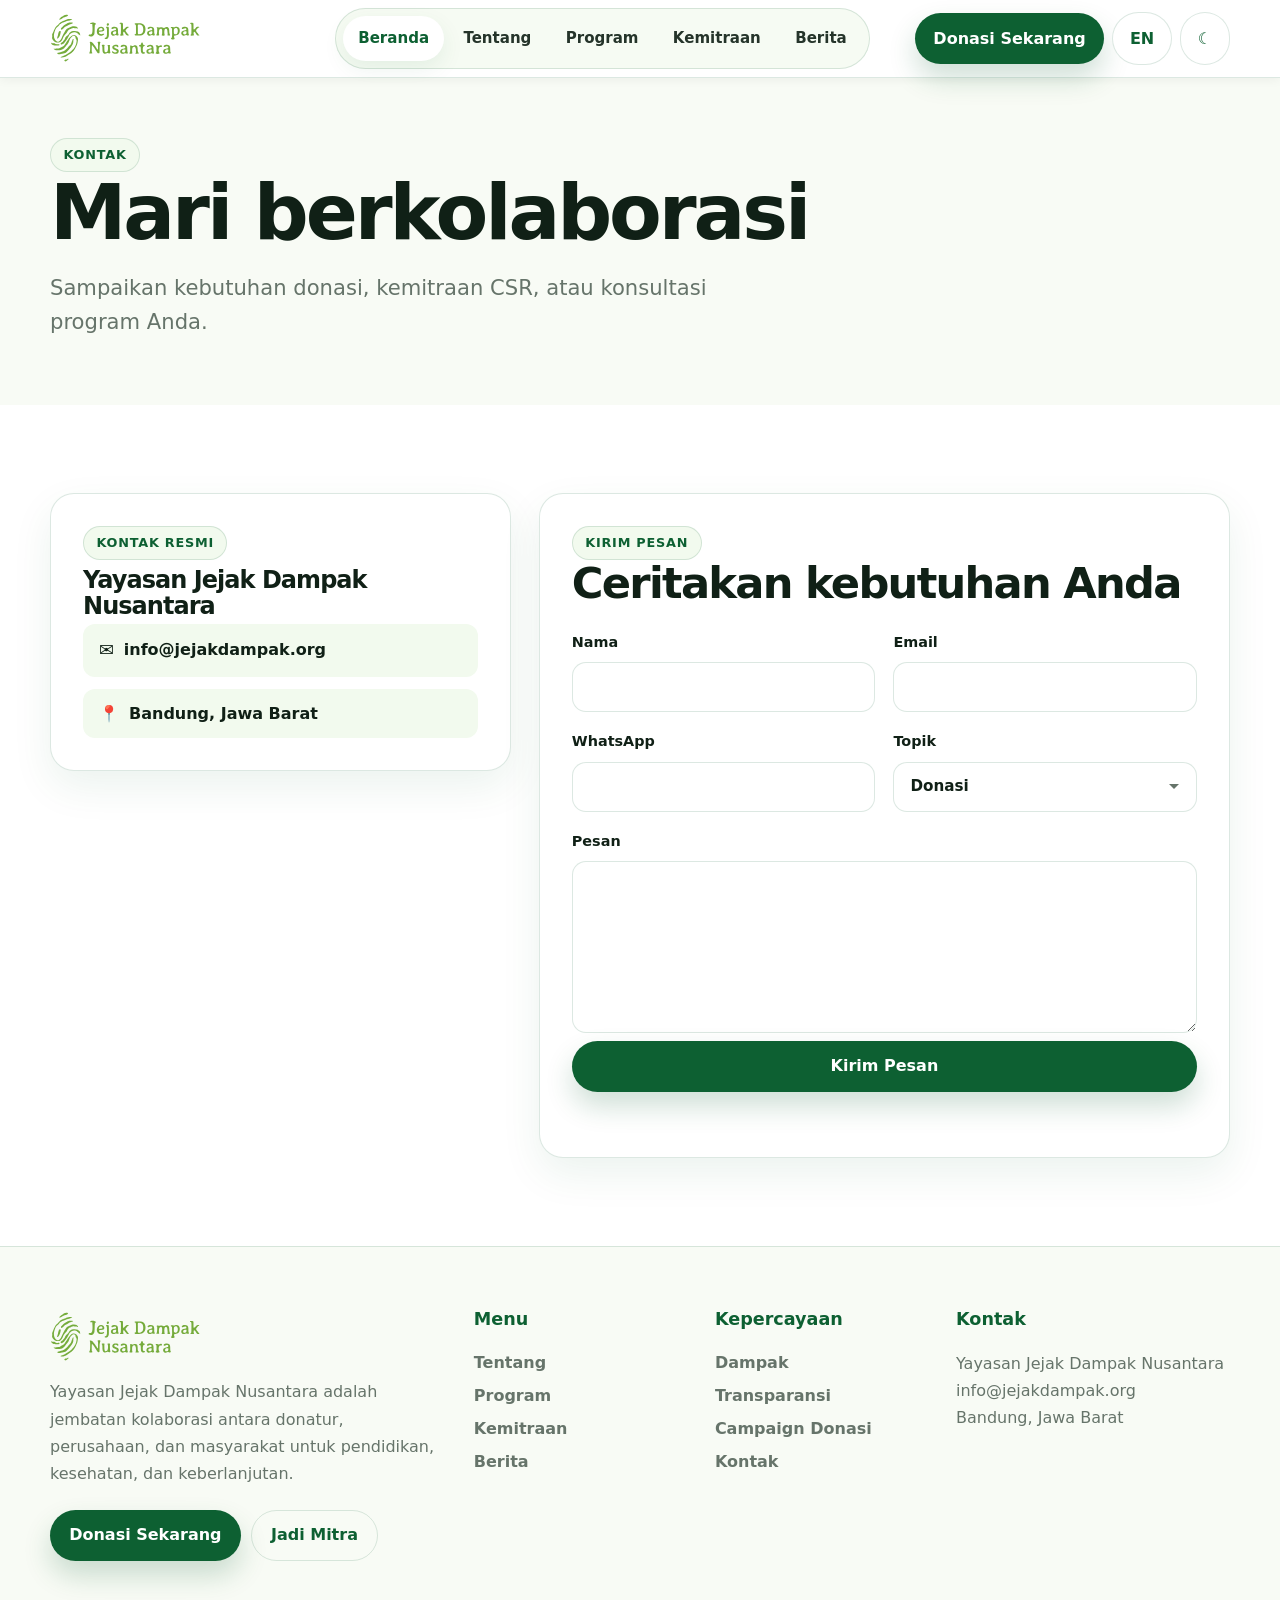
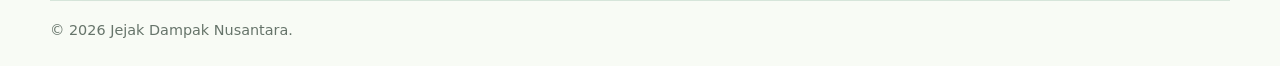
<file: kontak/index.html>
<!--
  ============================================================================
  File: index.html
  Deskripsi: Halaman kontak Jejak Dampak Nusantara
  Author: Aria Rahman
  Versi: 1.0.0
  ============================================================================
-->
<!doctype html>
<html lang="id" data-theme="light" data-base-path="..">
<head>
  <meta charset="utf-8">
  <meta name="viewport" content="width=device-width, initial-scale=1">
  <title>Kontak | Jejak Dampak Nusantara</title>
  <meta name="description" content="Hubungi Jejak Dampak Nusantara untuk donasi, kemitraan, dan konsultasi program.">
  <link rel="icon" href="../assets/img/logo-mark.svg" type="image/svg+xml">
  <script>
    (function () {
      const theme = localStorage.getItem('jdn-theme');
      const lang = localStorage.getItem('jdn-lang');
      if (theme) document.documentElement.setAttribute('data-theme', theme);
      if (lang) document.documentElement.setAttribute('lang', lang);
    })();
  </script>
  <link rel="stylesheet" href="../assets/css/global.css">
  <link rel="stylesheet" href="../assets/css/components.css">
  <link rel="stylesheet" href="../assets/css/contact.css">
</head>
<body>
  <a class="skip-link" href="#main">Lewati ke konten</a>
  <div id="navbar-container"></div>
  <main id="main">
    <section class="page-hero">
      <div class="container">
        <span class="eyebrow green" data-i18n="contact-eyebrow">Kontak</span>
        <h1 data-i18n="contact-title">Mari berkolaborasi</h1>
        <p data-i18n="contact-desc">Sampaikan kebutuhan donasi, kemitraan CSR, atau konsultasi program Anda.</p>
      </div>
    </section>
    <section class="section">
      <div class="container contact-layout">
        <aside class="contact-card">
          <span class="eyebrow green" data-i18n="official-contact">Kontak Resmi</span>
          <h2>Yayasan Jejak Dampak Nusantara</h2>
          <div class="contact-details">
            <a href="mailto:info@jejakdampak.org">info@jejakdampak.org</a>
            <span>Bandung, Jawa Barat</span>
          </div>
        </aside>
        <form class="contact-form form-panel" id="contactForm">
          <div class="section-head">
            <span class="eyebrow green" data-i18n="contact-form-eyebrow">Kirim Pesan</span>
            <h2 data-i18n="contact-form-title">Ceritakan kebutuhan Anda</h2>
          </div>
          <div class="form-grid">
            <label><span data-i18n="form-name">Nama</span><input class="input" name="name" required autocomplete="name"></label>
            <label><span data-i18n="form-email">Email</span><input class="input" name="email" type="email" required autocomplete="email"></label>
            <label><span data-i18n="form-phone">WhatsApp</span><input class="input" name="phone" type="tel" autocomplete="tel"></label>
            <label><span data-i18n="form-topic">Topik</span><select class="input" name="topic"><option value="donasi" data-i18n="topic-donation">Donasi</option><option value="csr" data-i18n="topic-csr">Kemitraan CSR</option><option value="program" data-i18n="topic-program">Program Sosial</option><option value="media" data-i18n="topic-media">Media / Berita</option></select></label>
          </div>
          <label><span data-i18n="form-message">Pesan</span><textarea class="input" name="message" rows="6" required></textarea></label>
          <button class="btn" type="submit" data-i18n="send-message">Kirim Pesan</button>
          <p class="form-status" id="contactStatus" role="status" aria-live="polite"></p>
        </form>
      </div>
    </section>
  </main>
  <div id="footer-container"></div>
  <script src="../assets/js/data.js"></script>
  <script src="../assets/js/components.js"></script>
  <script src="../assets/js/translations/components.js"></script>
  <script src="../assets/js/translations/contact.js"></script>
  <script src="../assets/js/contact.js"></script>
</body>
</html>
</file>
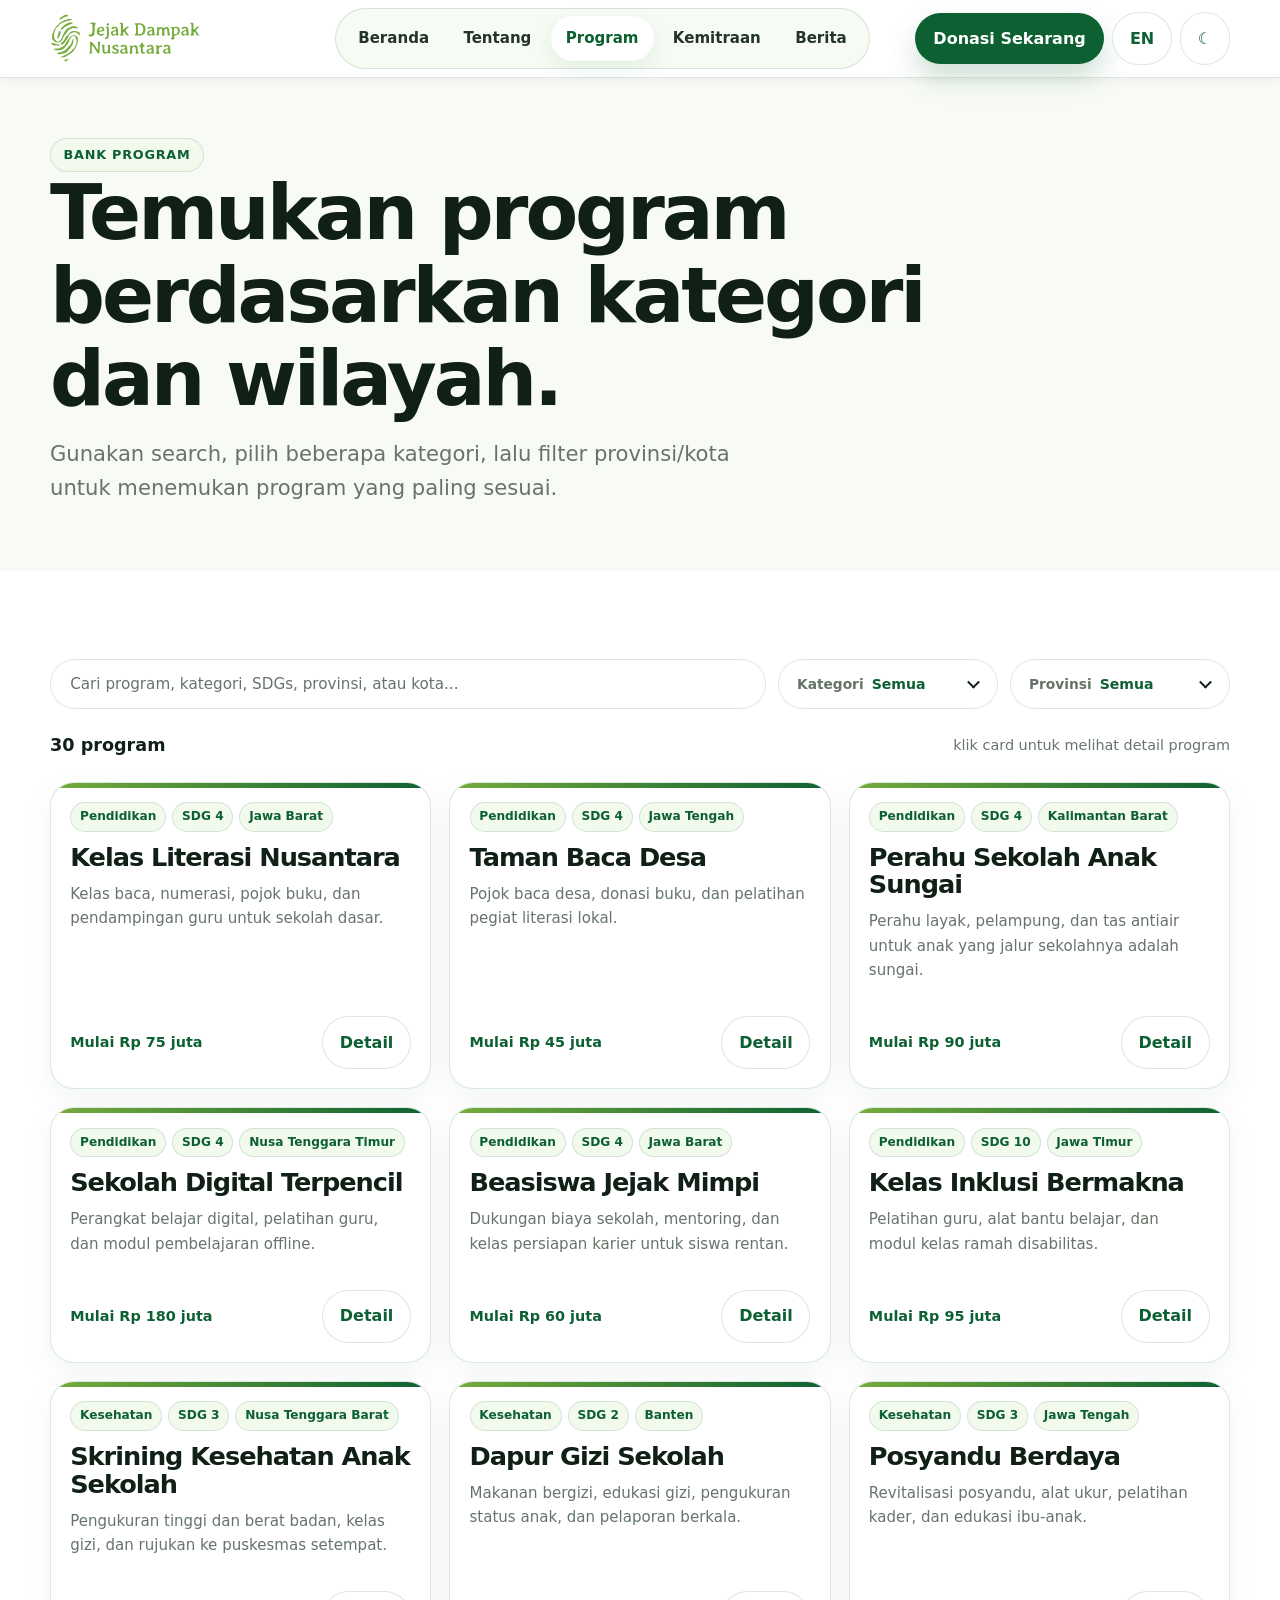
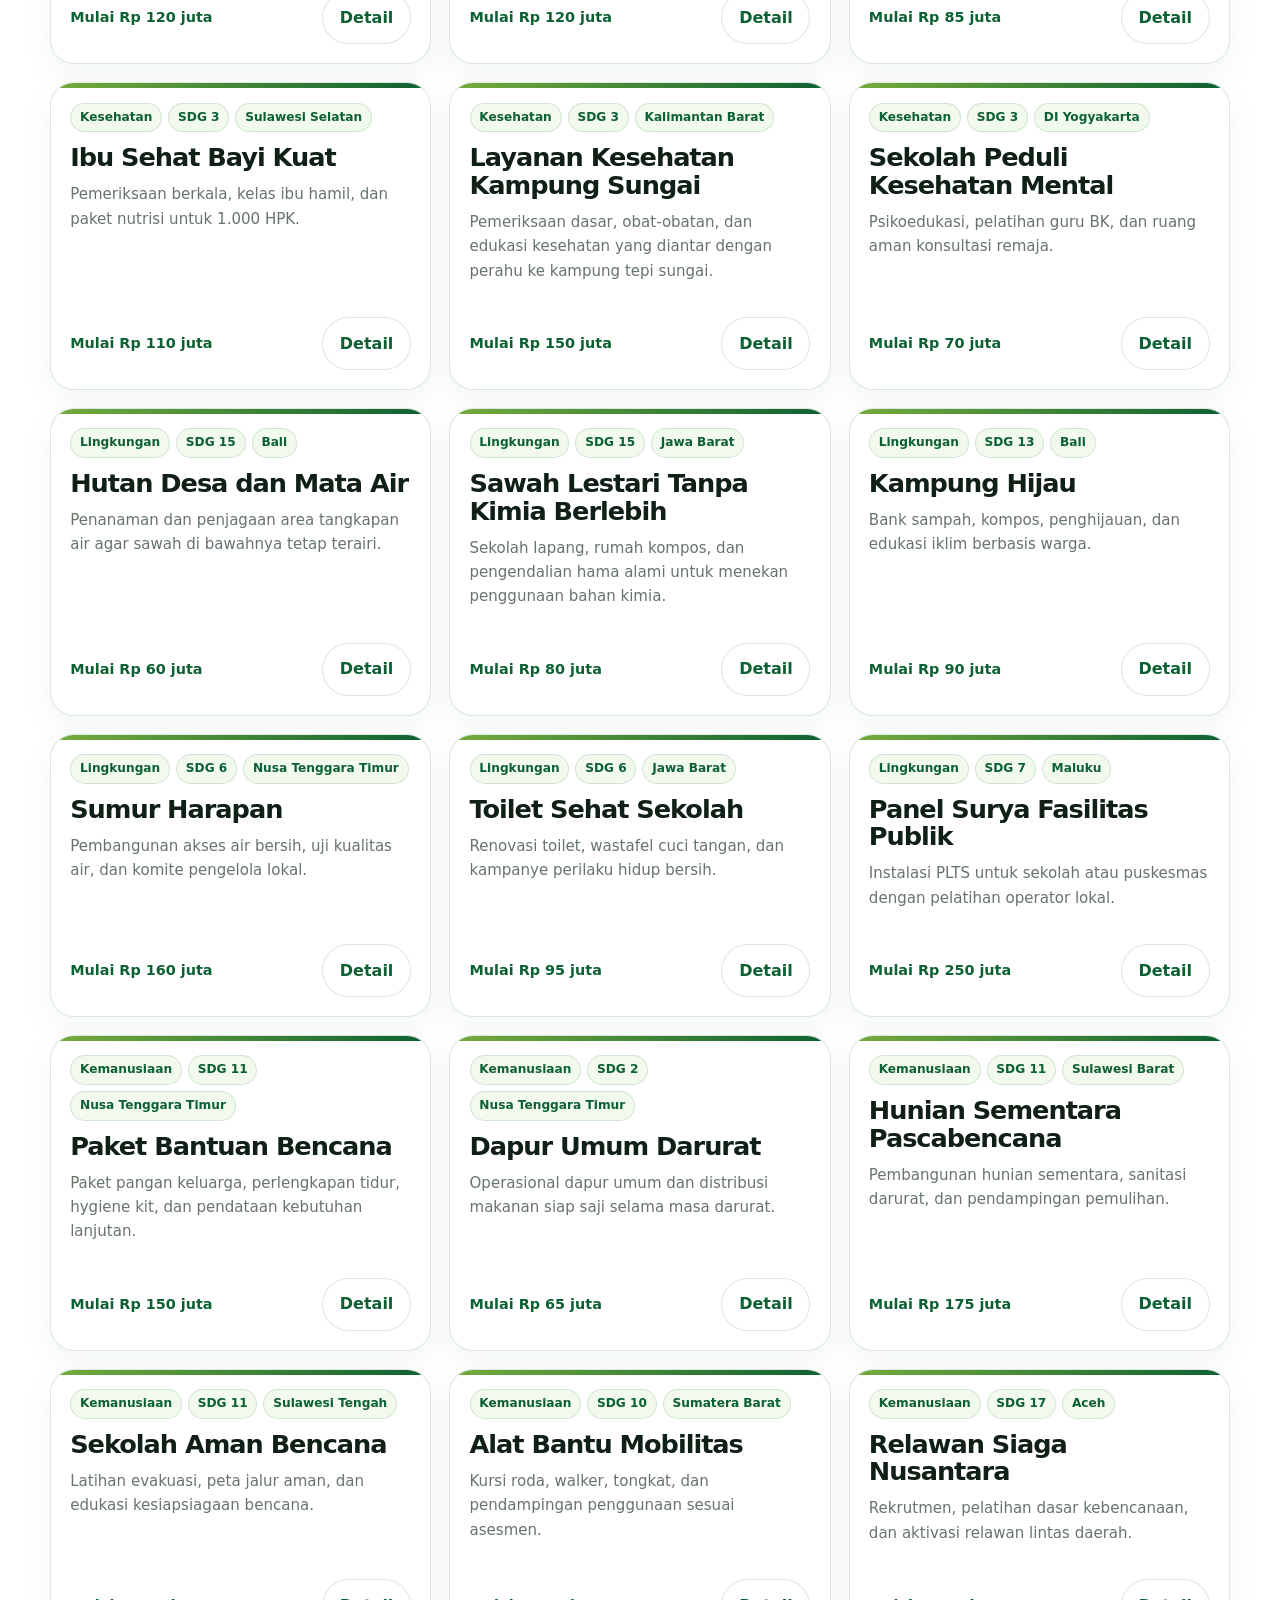
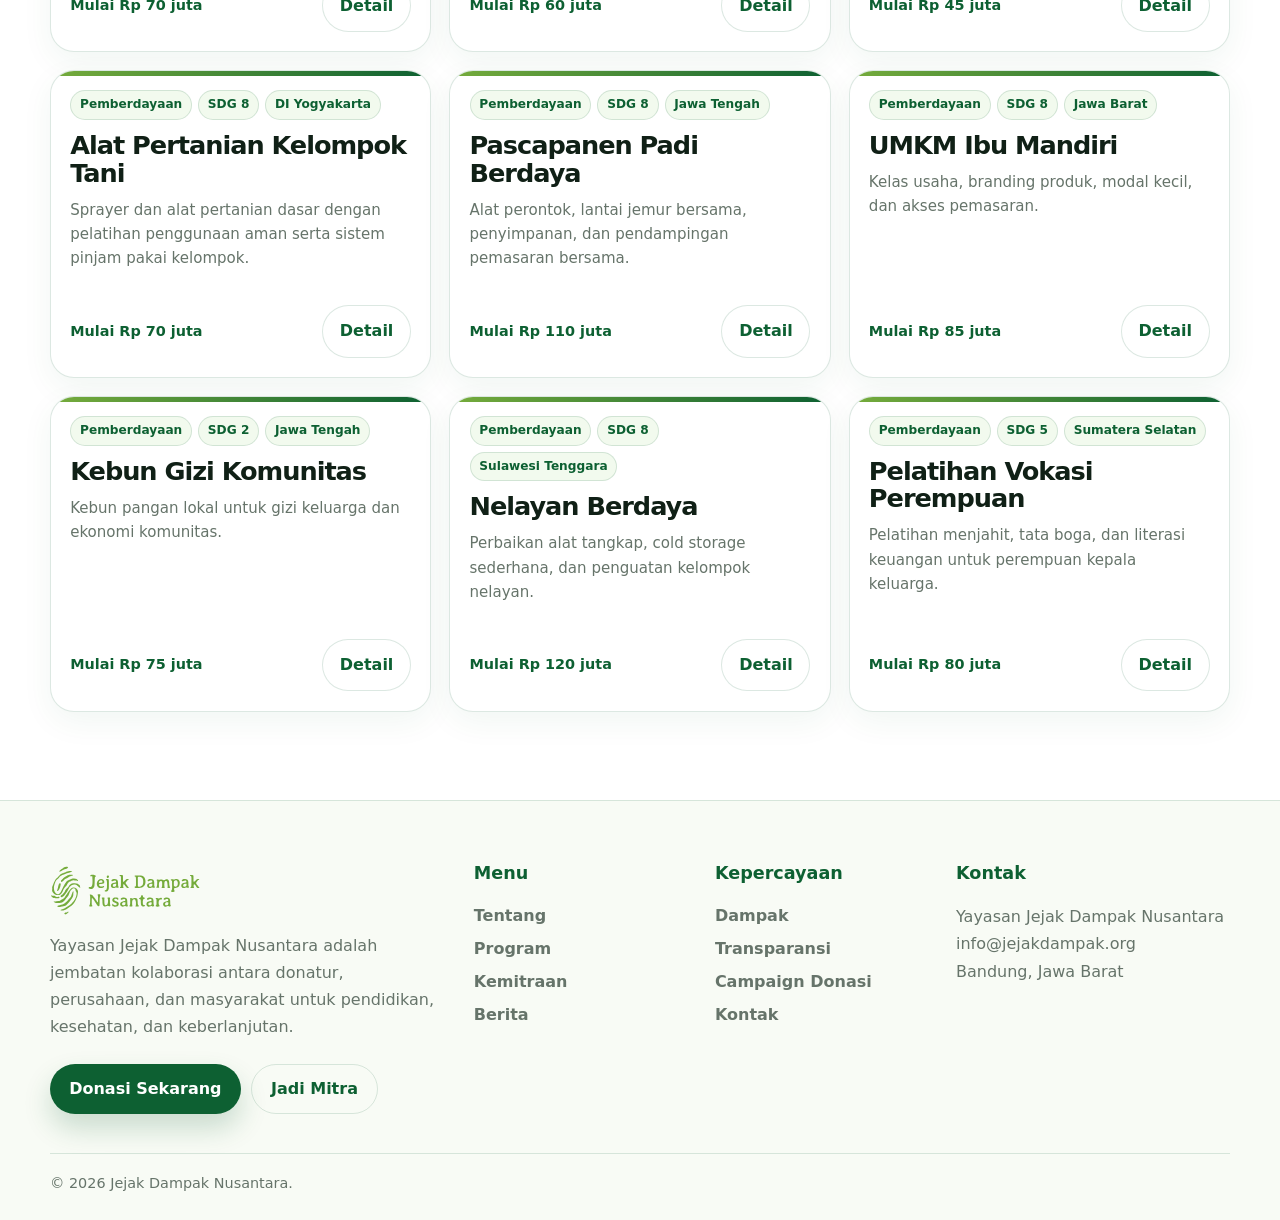
<file: program/index.html>
<!--
  ============================================================================
  File: index.html
  Deskripsi: Halaman program Jejak Dampak Nusantara
  Author: Aria Rahman
  Versi: 1.1.0
  ============================================================================
-->
<!doctype html>
<html data-base-path=".." lang="id" data-theme="light">
<head>
  <meta charset="utf-8">
  <meta name="viewport" content="width=device-width, initial-scale=1">
  <title>Program | Jejak Dampak Nusantara</title>
  <meta name="description" content="Temukan program sosial Jejak Dampak Nusantara berdasarkan kategori dan wilayah.">
  <link rel="icon" href="../assets/img/logo-mark.svg" type="image/svg+xml">

  <script>
    (function () {
      const savedTheme = localStorage.getItem("jdn-theme");
      const savedLang = localStorage.getItem("jdn-lang");

      if (savedTheme) {
        document.documentElement.setAttribute("data-theme", savedTheme);
      }

      if (savedLang) {
        document.documentElement.setAttribute("lang", savedLang);
      }
    })();
  </script>

  <link rel="stylesheet" href="../assets/css/global.css">
  <link rel="stylesheet" href="../assets/css/components.css">
  <link rel="stylesheet" href="../assets/css/program.css">
</head>
<body>
  <a class="skip-link" href="#main">Lewati ke konten</a>

  <div id="navbar-container"></div>

  <main id="main">
    <section class="page-hero">
      <div class="container">
        <span class="eyebrow green" data-i18n="hero-eyebrow">Bank Program</span>
        <h1 data-i18n="hero-title">Temukan program berdasarkan kategori dan wilayah.</h1>
        <p data-i18n="hero-desc">
          Gunakan pencarian, pilih beberapa kategori, lalu tentukan provinsi untuk
          menemukan program yang paling sesuai.
        </p>
      </div>
    </section>

    <section class="section program-section" aria-labelledby="program-result-title">
      <div class="container">
        <div class="program-toolbar" aria-label="Filter program">
          <div class="search-wrap">
            <label class="sr-only" for="programSearch">Cari program</label>
            <input
              type="search"
              id="programSearch"
              placeholder="Cari program, kategori, SDGs, provinsi..."
              data-i18n-placeholder="search-placeholder"
              autocomplete="off"
            >
          </div>

          <div class="filter-dropdown" data-category-dropdown>
            <button
              type="button"
              class="filter-button"
              data-category-button
              aria-expanded="false"
              aria-controls="categoryFilterPanel"
            >
              <span class="filter-button-label" data-category-label>Kategori</span>
              <span class="filter-button-value" data-category-count>Semua</span>
            </button>

            <div
              class="filter-panel category-filter-panel"
              id="categoryFilterPanel"
              data-category-panel
              aria-label="Pilihan kategori"
            ></div>
          </div>

          <div class="filter-dropdown" data-province-dropdown>
            <button
              type="button"
              class="filter-button"
              data-province-button
              aria-expanded="false"
              aria-controls="provinceFilterPanel"
            >
              <span class="filter-button-label" data-province-label>Provinsi</span>
              <span class="filter-button-value" data-province-value>Semua</span>
            </button>

            <div
              class="filter-panel province-filter-panel"
              id="provinceFilterPanel"
              data-province-panel
              role="radiogroup"
              aria-label="Pilihan provinsi"
            ></div>
          </div>
        </div>

        <div class="selected-filters" data-selected-filters aria-live="polite"></div>

        <div class="result-head" id="program-result-title">
          <strong>
            <span data-program-count>0</span>
            <span data-i18n="program-count-label">program</span>
          </strong>
          <span data-i18n="result-hint">Klik kartu untuk melihat detail program</span>
        </div>

        <div class="program-grid" id="programGrid" aria-live="polite"></div>
      </div>
    </section>

    <div class="modal" id="programModal" aria-hidden="true">
      <div class="modal-backdrop" data-close-modal></div>
      <div
        class="modal-card"
        role="dialog"
        aria-modal="true"
        aria-labelledby="programModalTitle"
      >
        <button
          class="modal-close"
          type="button"
          data-close-modal
          aria-label="Tutup detail program"
        >
          ×
        </button>
        <div id="programModalContent"></div>
      </div>
    </div>
  </main>

  <div id="footer-container"></div>

  <script src="../assets/js/data.js"></script>
  <script src="../assets/js/components.js"></script>
  <script src="../assets/js/translations/components.js"></script>
  <script src="../assets/js/translations/program.js"></script>
  <script src="../assets/js/program.js"></script>
</body>
</html>
</file>
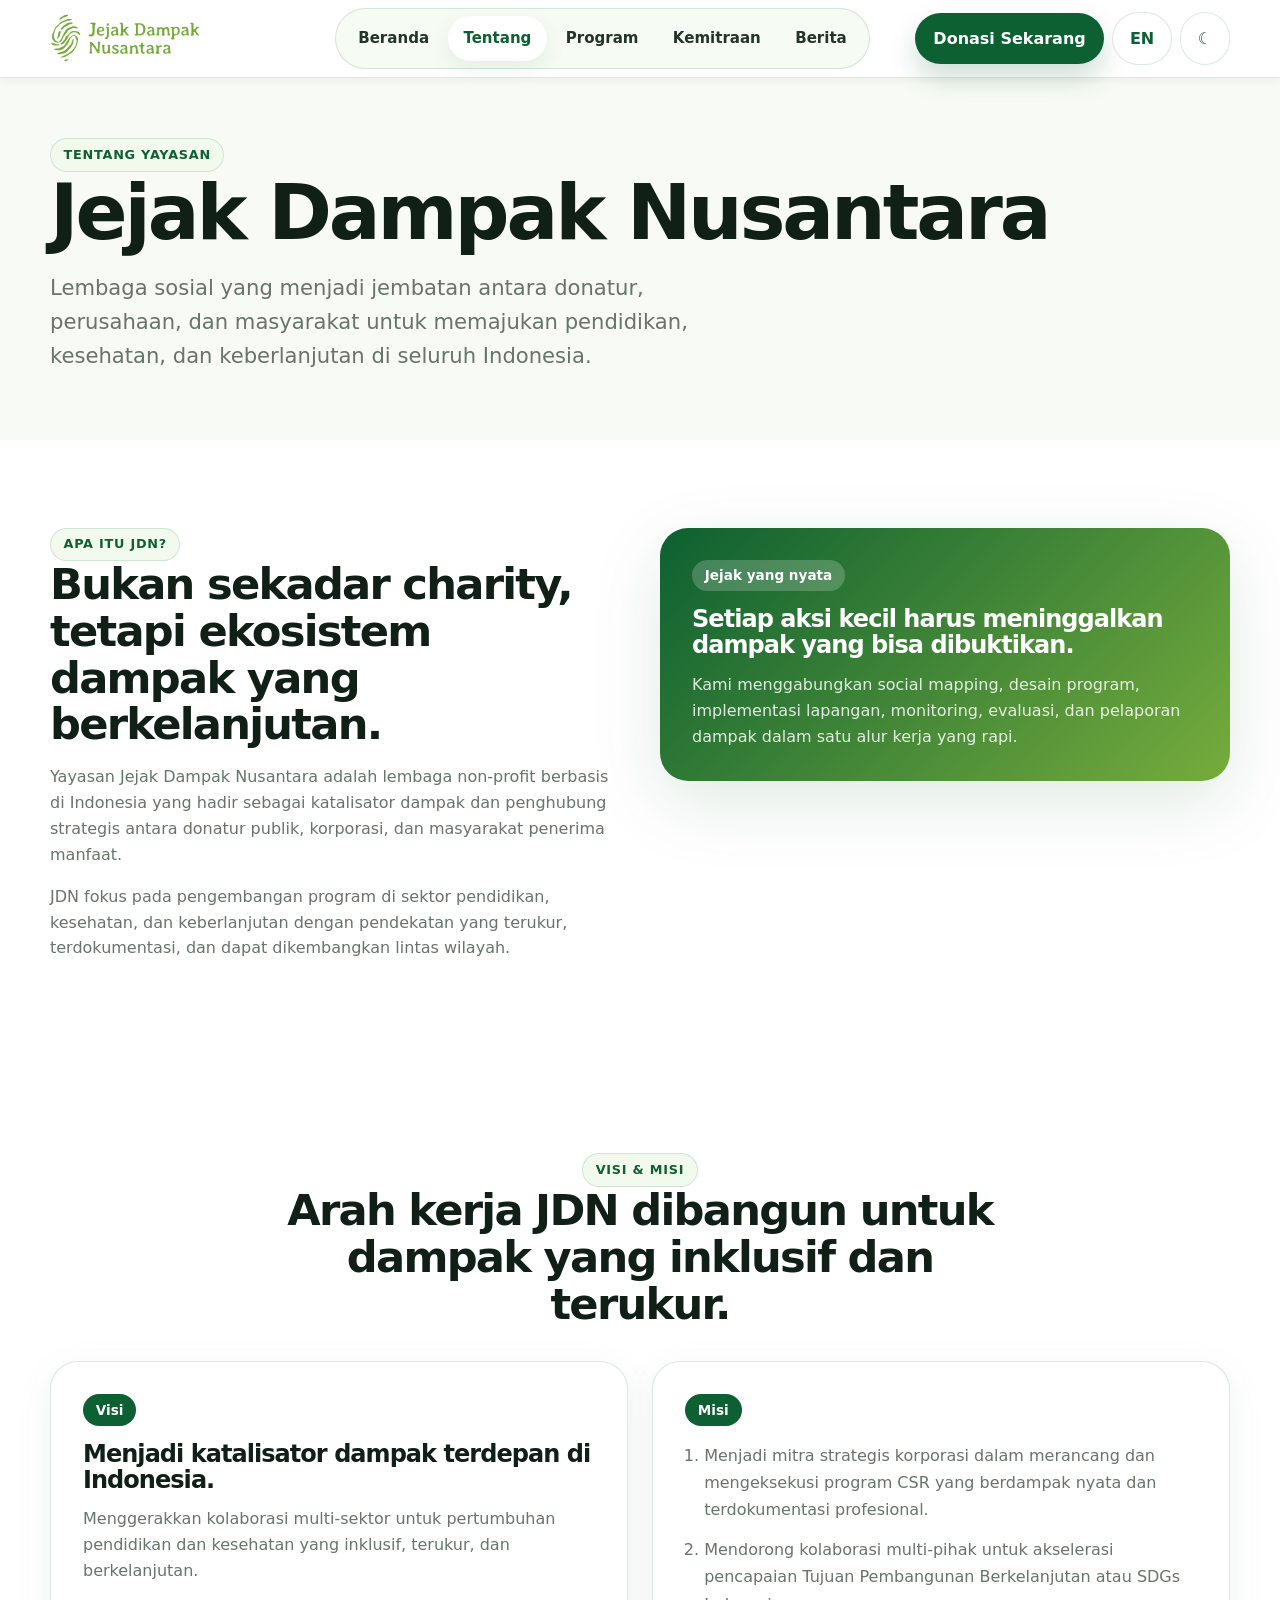
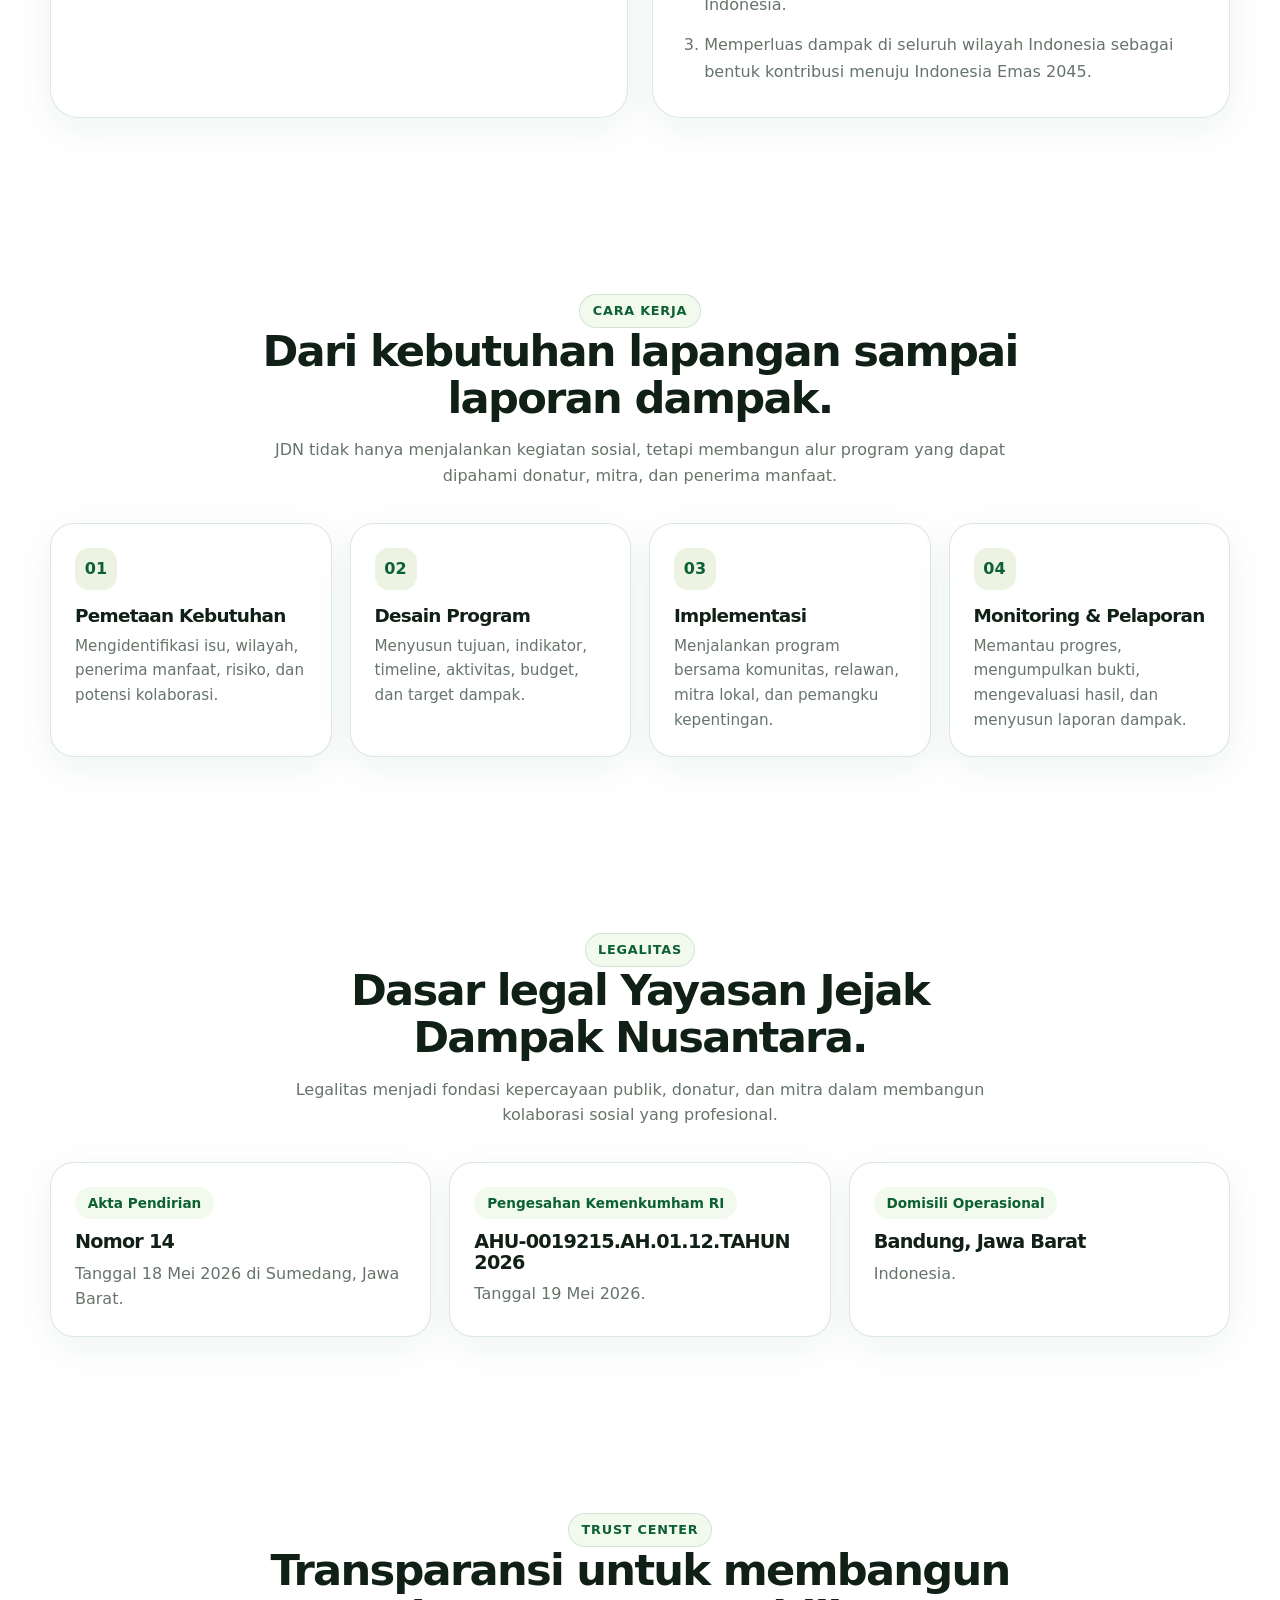
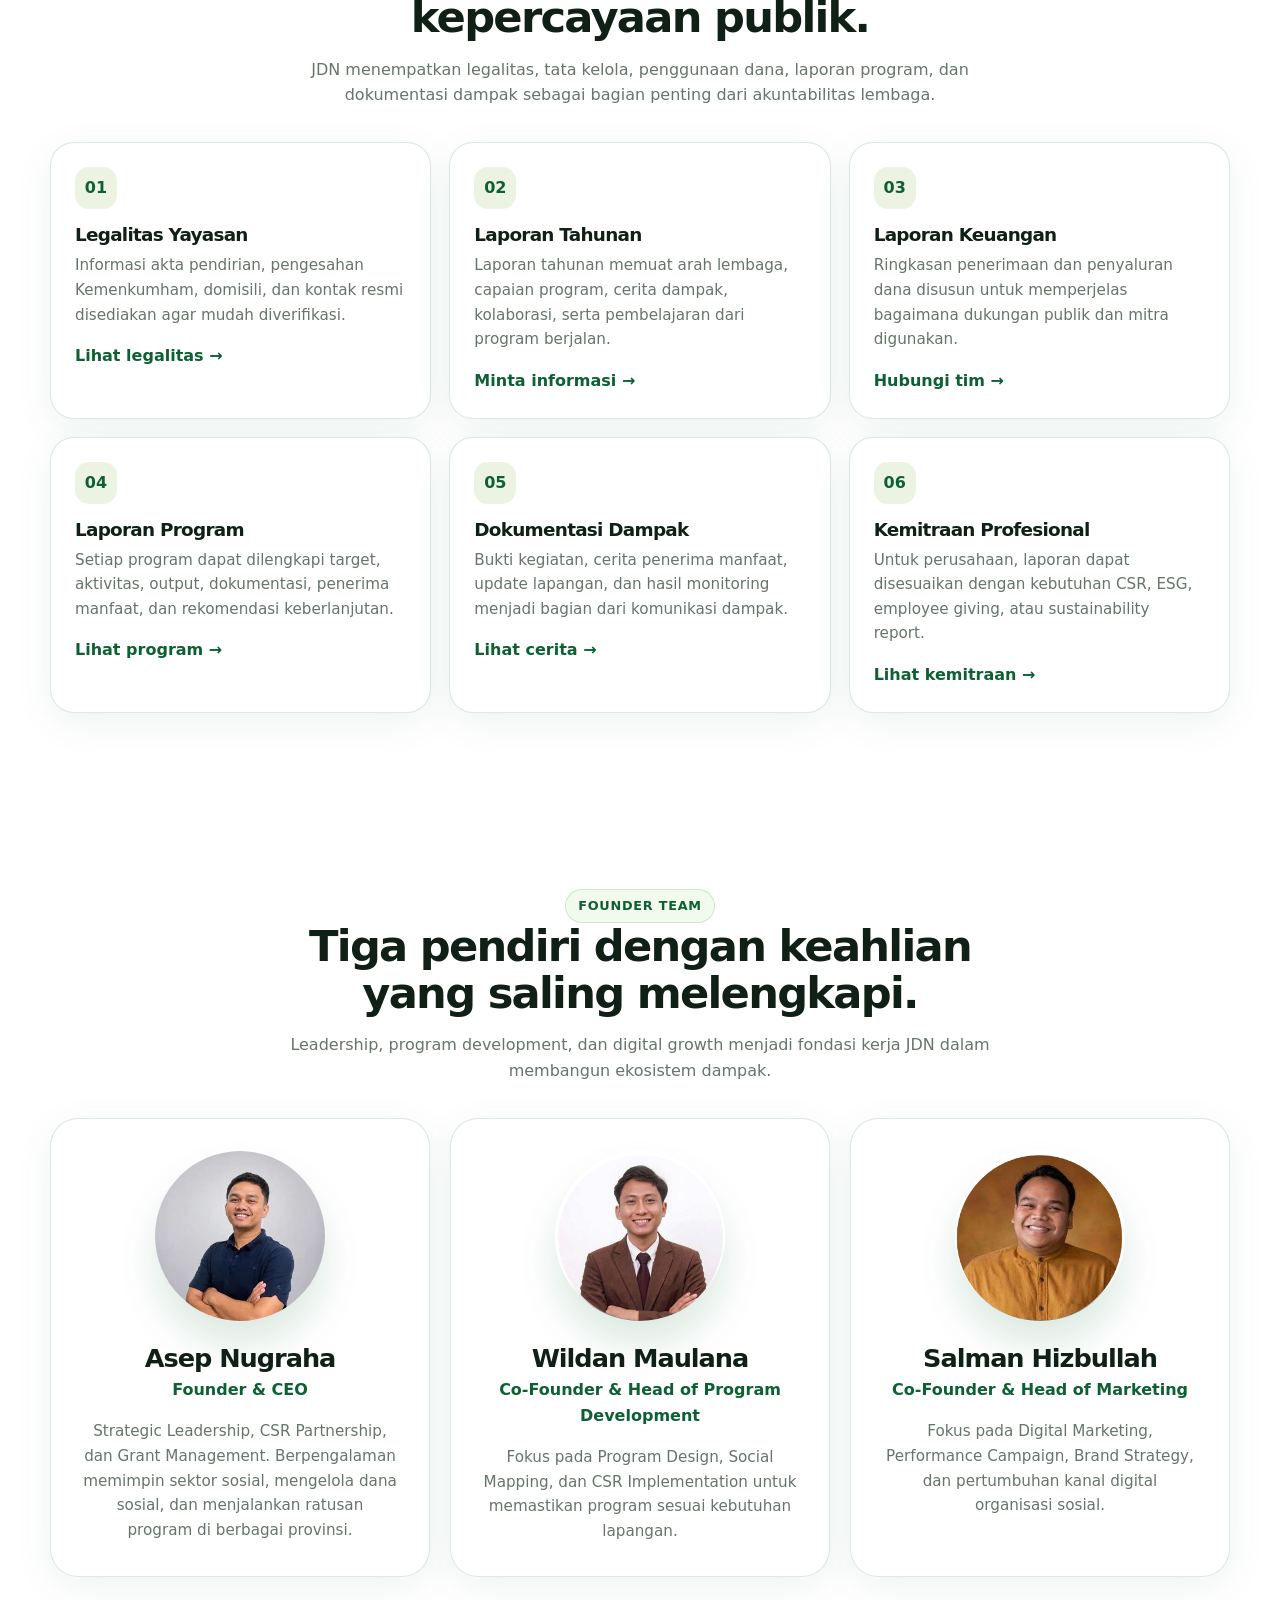
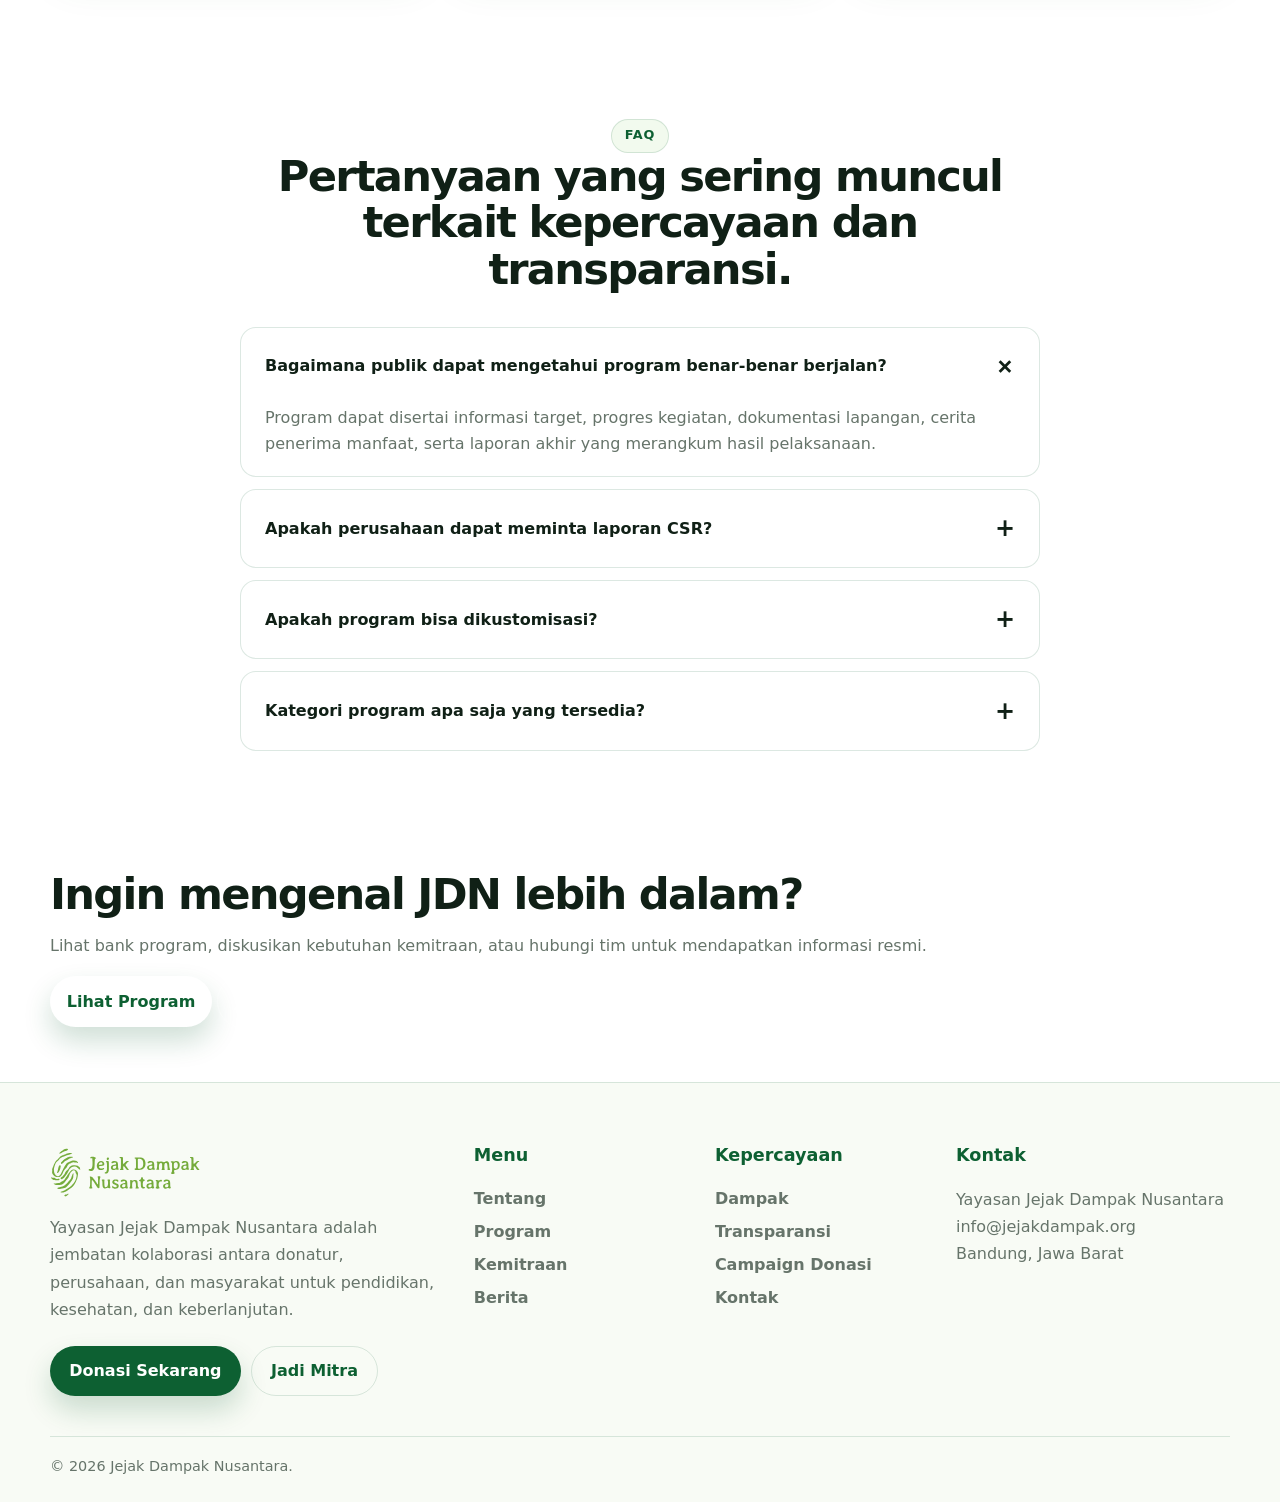
<file: tentang/index.html>
<!--
  ============================================================================
  File: index.html
  Deskripsi: Halaman tentang Jejak Dampak Nusantara
  Author: Aria Rahman
  Versi: 1.0.0
  ============================================================================
-->
<!doctype html>
<html data-base-path=".." lang="id" data-theme="light">
<head>
  <meta charset="utf-8">
  <meta name="viewport" content="width=device-width, initial-scale=1">
  <title>Tentang | Jejak Dampak Nusantara</title>
  <meta name="description" content="Profil, visi misi, legalitas, transparansi, dan founder Yayasan Jejak Dampak Nusantara.">
  <link rel="icon" href="../assets/img/logo-mark.svg" type="image/svg+xml">
  
  <!-- Script untuk mencegah flicker - harus dimuat sebelum CSS -->
  <script>
    (function() {
      const savedTheme = localStorage.getItem('jdn-theme');
      const savedLang = localStorage.getItem('jdn-lang');
      
      if (savedTheme) {
        document.documentElement.setAttribute('data-theme', savedTheme);
      }
      
      if (savedLang) {
        document.documentElement.setAttribute('lang', savedLang);
      }
    })();
  </script>
  
  <link rel="stylesheet" href="../assets/css/global.css">
  <link rel="stylesheet" href="../assets/css/components.css">
  <link rel="stylesheet" href="../assets/css/about.css">
</head>
<body>
  <a class="skip-link" href="#main">Lewati ke konten</a>

  <!-- Navbar akan di-load oleh JavaScript -->
  <div id="navbar-container"></div>

  <main id="main">
    <!-- HERO SECTION -->
    <section class="page-hero about-hero">
      <div class="container">
        <span class="eyebrow green" data-i18n="hero-eyebrow">Tentang Yayasan</span>
        <h1 data-i18n="hero-title">Jejak Dampak Nusantara</h1>
        <p data-i18n="hero-desc">Lembaga sosial yang menjadi jembatan antara donatur, perusahaan, dan masyarakat untuk memajukan pendidikan, kesehatan, dan keberlanjutan di seluruh Indonesia.</p>
      </div>
    </section>

    <!-- PENGERTIAN JDN -->
    <section class="section about-intro-section">
      <div class="container about-intro-grid">
        <div class="section-head reveal">
          <span class="eyebrow green" data-i18n="intro-eyebrow">Apa itu JDN?</span>
          <h2 data-i18n="intro-title">Bukan sekadar charity, tetapi ekosistem dampak yang berkelanjutan.</h2>
          <p data-i18n="intro-desc-1">Yayasan Jejak Dampak Nusantara adalah lembaga non-profit berbasis di Indonesia yang hadir sebagai katalisator dampak dan penghubung strategis antara donatur publik, korporasi, dan masyarakat penerima manfaat.</p>
          <p data-i18n="intro-desc-2">JDN fokus pada pengembangan program di sektor pendidikan, kesehatan, dan keberlanjutan dengan pendekatan yang terukur, terdokumentasi, dan dapat dikembangkan lintas wilayah.</p>
        </div>

        <div class="about-highlight-card reveal">
          <span data-i18n="highlight-label">Jejak yang nyata</span>
          <h3 data-i18n="highlight-title">Setiap aksi kecil harus meninggalkan dampak yang bisa dibuktikan.</h3>
          <p data-i18n="highlight-desc">Kami menggabungkan social mapping, desain program, implementasi lapangan, monitoring, evaluasi, dan pelaporan dampak dalam satu alur kerja yang rapi.</p>
        </div>
      </div>
    </section>

    <!-- VISI MISI -->
    <section class="section soft-bg about-vision-section">
      <div class="container">
        <div class="section-head center reveal">
          <span class="eyebrow green" data-i18n="vision-eyebrow">Visi & Misi</span>
          <h2 data-i18n="vision-title">Arah kerja JDN dibangun untuk dampak yang inklusif dan terukur.</h2>
        </div>

        <div class="about-vision-grid">
          <article class="vision-card reveal">
            <span data-i18n="vision-label">Visi</span>
            <h3 data-i18n="vision-text">Menjadi katalisator dampak terdepan di Indonesia.</h3>
            <p data-i18n="vision-desc">Menggerakkan kolaborasi multi-sektor untuk pertumbuhan pendidikan dan kesehatan yang inklusif, terukur, dan berkelanjutan.</p>
          </article>

          <article class="mission-card reveal">
            <span data-i18n="mission-label">Misi</span>
            <ol>
              <li data-i18n="mission-1">Menjadi mitra strategis korporasi dalam merancang dan mengeksekusi program CSR yang berdampak nyata dan terdokumentasi profesional.</li>
              <li data-i18n="mission-2">Mendorong kolaborasi multi-pihak untuk akselerasi pencapaian Tujuan Pembangunan Berkelanjutan atau SDGs Indonesia.</li>
              <li data-i18n="mission-3">Memperluas dampak di seluruh wilayah Indonesia sebagai bentuk kontribusi menuju Indonesia Emas 2045.</li>
            </ol>
          </article>
        </div>
      </div>
    </section>

    <!-- CARA KERJA -->
    <section class="section about-method-section">
      <div class="container">
        <div class="section-head center reveal">
          <span class="eyebrow green" data-i18n="method-eyebrow">Cara Kerja</span>
          <h2 data-i18n="method-title">Dari kebutuhan lapangan sampai laporan dampak.</h2>
          <p data-i18n="method-desc">JDN tidak hanya menjalankan kegiatan sosial, tetapi membangun alur program yang dapat dipahami donatur, mitra, dan penerima manfaat.</p>
        </div>

        <div class="method-grid" id="methodGrid">
          <!-- Method cards akan di-load oleh JavaScript -->
        </div>
      </div>
    </section>

    <!-- LEGALITAS -->
    <section class="section soft-bg about-legal-section" id="legalitas">
      <div class="container">
        <div class="section-head center reveal">
          <span class="eyebrow green" data-i18n="legal-eyebrow">Legalitas</span>
          <h2 data-i18n="legal-title">Dasar legal Yayasan Jejak Dampak Nusantara.</h2>
          <p data-i18n="legal-desc">Legalitas menjadi fondasi kepercayaan publik, donatur, dan mitra dalam membangun kolaborasi sosial yang profesional.</p>
        </div>

        <div class="legal-grid" id="legalGrid">
          <!-- Legal cards akan di-load oleh JavaScript -->
        </div>
      </div>
    </section>

    <!-- TRUST CENTER / TRANSPARANSI -->
    <section class="section about-trust-section" id="transparansi">
      <div class="container">
        <div class="section-head center reveal">
          <span class="eyebrow green" data-i18n="trust-eyebrow">Trust Center</span>
          <h2 data-i18n="trust-title">Transparansi untuk membangun kepercayaan publik.</h2>
          <p data-i18n="trust-desc">JDN menempatkan legalitas, tata kelola, penggunaan dana, laporan program, dan dokumentasi dampak sebagai bagian penting dari akuntabilitas lembaga.</p>
        </div>

        <div class="trust-grid" id="trustGrid">
          <!-- Trust cards akan di-load oleh JavaScript -->
        </div>
      </div>
    </section>

    <!-- FOUNDER -->
    <section class="section about-founder-section">
      <div class="container">
        <div class="section-head center reveal">
          <span class="eyebrow green" data-i18n="founder-eyebrow">Founder Team</span>
          <h2 data-i18n="founder-title">Tiga pendiri dengan keahlian yang saling melengkapi.</h2>
          <p data-i18n="founder-desc">Leadership, program development, dan digital growth menjadi fondasi kerja JDN dalam membangun ekosistem dampak.</p>
        </div>

        <div class="founder-grid" id="founderGrid">
          <!-- Founder cards akan di-load oleh JavaScript -->
        </div>
      </div>
    </section>

    <!-- FAQ TRANSPARANSI -->
    <section class="section compact soft-bg about-faq-section">
      <div class="container">
        <div class="section-head center reveal">
          <span class="eyebrow green" data-i18n="faq-eyebrow">FAQ</span>
          <h2 data-i18n="faq-title">Pertanyaan yang sering muncul terkait kepercayaan dan transparansi.</h2>
        </div>

        <div class="faq about-faq" id="faqList">
          <!-- FAQ items akan di-load oleh JavaScript -->
        </div>
      </div>
    </section>

    <!-- CTA -->
    <section class="section compact">
      <div class="container cta-band reveal">
        <h2 data-i18n="cta-title">Ingin mengenal JDN lebih dalam?</h2>
        <p data-i18n="cta-desc">Lihat bank program, diskusikan kebutuhan kemitraan, atau hubungi tim untuk mendapatkan informasi resmi.</p>
        <div>
          <a class="btn btn-light" href="../program/" data-i18n="view-programs">Lihat Program</a>
          <a class="btn btn-ghost-white" href="../kemitraan/" data-i18n="become-partner">Jadi Mitra</a>
        </div>
      </div>
    </section>
  </main>

  <!-- Footer akan di-load oleh JavaScript -->
  <div id="footer-container"></div>

  <script src="../assets/js/data.js"></script>
  <script src="../assets/js/components.js"></script>
  <script src="../assets/js/translations/components.js"></script>
  <script src="../assets/js/translations/about.js"></script>
  <script src="../assets/js/about.js"></script>
</body>
</html>
</file>
<file: assets/css/global.css>
/*
  ============================================================================
  File: global.css
  Deskripsi: Style global untuk seluruh halaman
  Author: Aria Rahman
  Versi: 1.0.0
  ============================================================================
*/

:root {
  --main: #76ac3c;
  --deep: #0d6032;
  --deep2: #063e23;
  --lime: #9be248;
  --paper: #fff;
  --ink: #102016;
  --muted: #66746a;
  --soft: #f2faee;
  --soft2: #f8fbf5;
  --line: rgba(13, 96, 50, 0.14);
  --shadow: 0 22px 70px rgba(13, 96, 50, 0.13);
  --radius: 28px;
  --container: 1180px;
  --nav: 78px;
  color-scheme: light;
}

[data-theme="dark"] {
  --paper: #07150e;
  --ink: #f4fff5;
  --muted: #b9cbbc;
  --soft: #10291b;
  --soft2: #0b1d13;
  --line: rgba(155, 226, 72, 0.18);
  --shadow: 0 22px 70px rgba(0, 0, 0, 0.35);
  color-scheme: dark;
}

* {
  box-sizing: border-box;
  margin: 0;
  padding: 0;
}

html {
  scroll-behavior: smooth;
}

body {
  font-family: Inter, ui-sans-serif, system-ui, -apple-system, "Segoe UI", sans-serif;
  background: var(--paper);
  color: var(--ink);
  line-height: 1.62;
  overflow-x: hidden;
  transition: background-color 0.3s ease, color 0.3s ease;
}

a {
  text-decoration: none;
  color: inherit;
}

img {
  max-width: 100%;
  display: block;
}

button,
input,
select,
textarea {
  font: inherit;
}

.container {
  width: min(var(--container), calc(100% - 40px));
  margin: auto;
}

.skip-link {
  position: absolute;
  top: -100px;
  left: 16px;
  z-index: 9999;
  background: var(--deep);
  color: #fff;
  padding: 0.8rem 1rem;
  border-radius: 999px;
}

.skip-link:focus {
  top: 14px;
}

/* Typography */
h1, h2, h3 {
  letter-spacing: -0.04em;
  line-height: 1.08;
  margin: 0 0 1rem;
}

h1 {
  font-size: clamp(2.8rem, 6vw, 5.7rem);
}

h2 {
  font-size: clamp(2rem, 4vw, 2.7rem);
}

h3 {
  font-size: clamp(1.25rem, 2vw, 1.65rem);
}

p {
  color: var(--muted);
  margin: 0 0 1rem;
}

/* Buttons */
.btn,
.pill-btn {
  display: inline-flex;
  align-items: center;
  justify-content: center;
  border-radius: 999px;
  min-height: 44px;
  padding: 0.78rem 1.05rem;
  border: 0;
  background: var(--deep);
  color: #fff;
  font-weight: 900;
  cursor: pointer;
  white-space: nowrap;
  box-shadow: 0 14px 28px rgba(13, 96, 50, 0.2);
  transition: 0.2s ease;
}

.btn:hover,
.pill-btn:hover {
  transform: translateY(-1px);
}

.btn-outline,
.pill-btn {
  background: var(--paper);
  color: var(--deep);
  border: 1px solid var(--line);
  box-shadow: none;
}

.btn-light {
  background: #fff;
  color: var(--deep);
}

.btn-ghost-white {
  background: rgba(255, 255, 255, 0.08);
  border: 1px solid rgba(255, 255, 255, 0.24);
  color: #fff;
  box-shadow: none;
}

/* Sections */
.section {
  padding: 88px 0;
}

.section.compact {
  padding: 54px 0;
}

.section-head {
  max-width: 760px;
}

.section-head.center {
  text-align: center;
  margin: 0 auto 34px;
}

.eyebrow,
.badge {
  display: inline-flex;
  gap: 0.5rem;
  align-items: center;
  border-radius: 999px;
  padding: 0.35rem 0.78rem;
  border: 1px solid rgba(255, 255, 255, 0.18);
  background: rgba(255, 255, 255, 0.14);
  font-size: 0.8rem;
  font-weight: 900;
  letter-spacing: 0.06em;
  text-transform: uppercase;
}

.eyebrow.green,
.badge {
  background: var(--soft);
  border-color: var(--line);
  color: var(--deep);
}

[data-theme="dark"] .eyebrow.green,
[data-theme="dark"] .badge {
  color: var(--lime);
}

/* Cards */
.mini-card,
.program-tile,
.news-card {
  background: var(--paper);
  border: 1px solid var(--line);
  border-radius: var(--radius);
  box-shadow: 0 10px 38px rgba(13, 96, 50, 0.07);
}

.mini-card {
  padding: 1.35rem;
}

.mini-card b {
  color: var(--main);
  font-size: 1.05rem;
}

.mini-card p {
  font-size: 0.96rem;
}

/* Reveal Animation */
.reveal {
  opacity: 0;
  transform: translateY(18px);
  transition: 0.65s ease;
}

.reveal.in-view {
  opacity: 1;
  transform: none;
}

/* Responsive */
@media (max-width: 900px) {
  :root {
    --nav: 70px;
  }
  
  .container {
    width: min(100% - 28px, var(--container));
  }
  
  .section {
    padding: 62px 0;
  }
}
</file>
<file: assets/css/components.css>
/*
  ============================================================================
  File: components.css
  Deskripsi: Style untuk komponen navbar dan footer
  Author: Aria Rahman
  Versi: 1.0.0
  ============================================================================
*/

/* ============ NAVBAR STYLES ============ */
.site-header {
  position: fixed;
  top: 0;
  left: 0;
  right: 0;
  z-index: 1000;
  height: var(--nav);
  border-bottom: 1px solid var(--line);
  background: var(--paper);
  backdrop-filter: blur(18px);
  transition:
    background 0.3s ease,
    backdrop-filter 0.3s ease,
    border-color 0.3s ease;
}

/* Homepage Hero Integration */
.site-header.hero-integrated {
  background: transparent;
  border-bottom: 1px solid rgba(255, 255, 255, 0.1);
  backdrop-filter: blur(0);
}

.site-header.hero-integrated .nav-center {
  background: rgba(255, 255, 255, 0.08);
  border: 1px solid rgba(255, 255, 255, 0.18);
  backdrop-filter: blur(10px);
}

.site-header.hero-integrated .nav-center a {
  color: #fff;
}

.site-header.hero-integrated .nav-center a:hover,
.site-header.hero-integrated .nav-center a.active {
  background: rgba(255, 255, 255, 0.2);
  color: #fff;
  box-shadow: 0 8px 22px rgba(0, 0, 0, 0.2);
}

.site-header.hero-integrated .brand img {
  filter: brightness(0) invert(1);
}

.site-header.hero-integrated .pill-btn {
  background: rgba(255, 255, 255, 0.1);
  color: #fff;
  border: 1px solid rgba(255, 255, 255, 0.2);
}

.site-header.hero-integrated .hamburger span {
  background: #fff;
}

.site-header.hero-integrated .hamburger {
  border-color: rgba(255, 255, 255, 0.3);
}

/* Saat scroll melewati hero, navbar menjadi putih */
.site-header.scrolled {
  background: var(--paper);
  border-bottom: 1px solid var(--line);
  backdrop-filter: blur(18px);
  box-shadow: 0 2px 10px rgba(0, 0, 0, 0.05);
}

.site-header.scrolled .nav-center {
  background: color-mix(in srgb, var(--soft) 68%, transparent);
  border: 1px solid var(--line);
  backdrop-filter: none;
}

.site-header.scrolled .nav-center a {
  color: color-mix(in srgb, var(--ink) 76%, var(--muted));
}

.site-header.scrolled .nav-center a:hover,
.site-header.scrolled .nav-center a.active {
  background: var(--paper);
  color: var(--deep);
  box-shadow: 0 8px 22px rgba(13, 96, 50, 0.08);
}

.site-header.scrolled .brand img {
  filter: none;
}

.site-header.scrolled .pill-btn {
  background: var(--paper);
  color: var(--deep);
  border: 1px solid var(--line);
}

.site-header.scrolled .hamburger span {
  background: var(--ink);
}

.site-header.scrolled .hamburger {
  border-color: var(--line);
  background: var(--paper);
}

.nav-shell {
  height: 100%;
  display: grid;
  grid-template-columns: 240px 1fr auto;
  gap: 18px;
  align-items: center;
}

.brand img {
  width: 150px;
  height: auto;
}

.nav-center {
  justify-self: center;
  display: flex;
  gap: 4px;
  padding: 7px;
  background: color-mix(in srgb, var(--soft) 68%, transparent);
  border: 1px solid var(--line);
  border-radius: 999px;
}

.nav-center a {
  white-space: nowrap;
  padding: 0.62rem 0.95rem;
  border-radius: 999px;
  font-weight: 800;
  color: color-mix(in srgb, var(--ink) 76%, var(--muted));
  font-size: 0.94rem;
  transition: all 0.2s ease;
}

.nav-center a:hover,
.nav-center a.active {
  background: var(--paper);
  color: var(--deep);
  box-shadow: 0 8px 22px rgba(13, 96, 50, 0.08);
}

[data-theme="dark"] .nav-center a:hover,
[data-theme="dark"] .nav-center a.active {
  color: var(--lime);
}

.nav-actions {
  display: flex;
  align-items: center;
  gap: 8px;
  white-space: nowrap;
}

.btn-donate {
  padding-inline: 1.15rem;
}

.hamburger {
  display: none;
  width: 44px;
  height: 44px;
  border-radius: 999px;
  border: 1px solid var(--line);
  background: var(--paper);
  padding: 10px;
  cursor: pointer;
}

.hamburger span {
  display: block;
  height: 2px;
  background: var(--ink);
  margin: 5px;
  border-radius: 2px;
}

.mobile-panel {
  display: none;
}

/* ============ FOOTER STYLES ============ */
.site-footer {
  background: var(--soft2);
  border-top: 1px solid var(--line);
  padding: 58px 0 24px;
}

.footer-layout {
  display: grid;
  grid-template-columns: 1.3fr 0.7fr 0.7fr 0.9fr;
  gap: 28px;
}

.footer-logo {
  width: 230px;
  margin-bottom: 1rem;
  display: block;
}

.footer-layout h4 {
  margin: 0 0 1rem;
  color: var(--deep);
  font-size: 1.1rem;
}

.footer-layout a {
  display: block;
  margin: 0.45rem 0;
  color: var(--muted);
  font-weight: 700;
  text-decoration: none;
  transition: color 0.2s ease;
}

.footer-layout a:hover {
  color: var(--deep);
}

.footer-layout p {
  color: var(--muted);
  line-height: 1.7;
}

.footer-actions {
  display: flex;
  gap: 10px;
  flex-wrap: wrap;
  margin-top: 1rem;
}

/* Perbaikan: Tombol Donasi di Footer */
.footer-actions .btn-primary,
.footer-actions .btn {
  background: var(--deep);
  color: #fff;
  border: none;
  padding: 0.7rem 1.2rem;
  border-radius: 999px;
  font-weight: 900;
  cursor: pointer;
  text-decoration: none;
  display: inline-flex;
  align-items: center;
  justify-content: center;
  min-height: 44px;
  transition: all 0.2s ease;
  box-shadow: 0 14px 28px rgba(13, 96, 50, 0.2);
}

.footer-actions .btn-primary:hover,
.footer-actions .btn:hover {
  transform: translateY(-2px);
  box-shadow: 0 18px 34px rgba(13, 96, 50, 0.28);
  background: var(--deep2);
}

.footer-actions .btn-outline {
  background: transparent;
  color: var(--deep);
  border: 1px solid var(--line);
  box-shadow: none;
}

.footer-actions .btn-outline:hover {
  background: var(--soft);
  color: var(--deep);
  border-color: var(--deep);
  transform: translateY(-2px);
  box-shadow: 0 8px 20px rgba(13, 96, 50, 0.1);
}

.footer-bottom {
  border-top: 1px solid var(--line);
  margin-top: 32px;
  padding-top: 18px;
  display: flex;
  justify-content: space-between;
  gap: 12px;
  flex-wrap: wrap;
  color: var(--muted);
  font-size: 0.9rem;
}

/* Dark mode untuk footer */
[data-theme="dark"] .footer-actions .btn-primary,
[data-theme="dark"] .footer-actions .btn {
  background: var(--lime);
  color: var(--deep2);
}

[data-theme="dark"] .footer-actions .btn-outline {
  background: transparent;
  color: var(--lime);
  border-color: var(--line);
}

[data-theme="dark"] .footer-actions .btn-outline:hover {
  background: var(--soft);
  color: var(--lime);
}

/* ============ RESPONSIVE ============ */
@media (max-width: 900px) {
  .site-header {
    height: var(--nav);
  }

  .nav-shell {
    grid-template-columns: 1fr auto;
  }

  .brand img {
    width: 150px;
    height: auto;
  }

  .nav-center,
  .btn-donate {
    display: none;
  }

  .hamburger {
    display: block;
  }

  .nav-actions {
    gap: 6px;
  }

  .pill-btn {
    min-width: 42px;
    padding: 0 0.75rem;
  }

  .mobile-panel {
    position: fixed;
    left: 14px;
    right: 14px;
    top: calc(var(--nav) + 10px);
    display: none;
    grid-template-columns: 1fr;
    background: var(--paper);
    border: 1px solid var(--line);
    box-shadow: var(--shadow);
    border-radius: 24px;
    padding: 0.6rem;
    z-index: 999;
  }

  .mobile-panel.open {
    display: grid;
  }

  .mobile-panel a {
    padding: 0.85rem 1rem;
    border-radius: 16px;
    font-weight: 900;
  }

  .mobile-panel a:hover {
    background: var(--soft);
  }

  .footer-layout {
    grid-template-columns: 1fr;
    gap: 20px;
  }

  .footer-bottom {
    display: block;
    text-align: center;
  }
  
  .footer-actions {
    justify-content: center;
  }
}
</file>
<file: assets/css/home.css>
/*
  ============================================================================
  File: home.css
  Deskripsi: Style khusus untuk halaman beranda
  Author: Aria Rahman
  Versi: 1.0.0
  ============================================================================
*/

/* ============ HERO SECTION ============ */
.hero-brand {
  position: relative;
  min-height: 100vh;
  overflow: hidden;
  isolation: isolate;
  padding-top: var(--nav);
}

.hero-bg {
  position: absolute;
  inset: 0;
  z-index: 0;
  overflow: hidden;
}

.hero-bg img {
  width: 100%;
  height: 100%;
  object-fit: cover;
  transform: scale(1);
  animation: heroZoomIn 18s ease-in-out infinite alternate;
}

@keyframes heroZoomIn {
  from {
    transform: scale(1);
  }
  to {
    transform: scale(1.12);
  }
}

.hero-shade {
  position: absolute;
  inset: 0;
  z-index: 1;
  background: linear-gradient(
      90deg,
      rgba(4, 24, 13, 0.78) 0%,
      rgba(4, 24, 13, 0.52) 42%,
      rgba(4, 24, 13, 0.28) 100%
    ),
    linear-gradient(
      180deg,
      rgba(4, 24, 13, 0.1) 0%,
      rgba(4, 24, 13, 0.62) 100%
    );
}

/* ============ CLOUD ANIMATION ============ */
.cloud-tunnel {
  position: absolute;
  inset: 0;
  z-index: 2;
  pointer-events: none;
  overflow: hidden;
  perspective: 900px;
}

.cloud-img {
  position: absolute;
  width: 520px;
  height: auto;
  opacity: 0;
  object-fit: contain;
  filter: blur(4px);
  mix-blend-mode: screen;
  animation: cloudMoveToCamera 10s linear infinite;
  pointer-events: none;
}

.cloud-img-1 {
  top: 8%;
  left: -12%;
  width: 620px;
  animation-delay: -1s;
}

.cloud-img-2 {
  top: 28%;
  right: -16%;
  width: 560px;
  animation-delay: -2.5s;
}

.cloud-img-3 {
  bottom: 14%;
  left: 12%;
  width: 720px;
  animation-delay: -5s;
}

.cloud-img-4 {
  top: 52%;
  right: 8%;
  width: 480px;
  animation-delay: -7.5s;
}

.cloud-img-5 {
  top: 2%;
  right: 8%;
  width: 480px;
  animation-delay: -2s;
}

.cloud-img-6 {
  bottom: 2%;
  left: -12%;
  width: 480px;
  animation-delay: -6s;
}

.cloud-img-7 {
  bottom: 2%;
  right: 2%;
  width: 480px;
  animation-delay: -4s;
}

@keyframes cloudMoveToCamera {
  0% {
    opacity: 0;
    transform: translate3d(0, 0, -500px) scale(0.45);
    filter: blur(7px);
  }

  18% {
    opacity: 0.28;
  }

  45% {
    opacity: 0.48;
    filter: blur(3px);
  }

  72% {
    opacity: 0.36;
    transform: translate3d(40px, 20px, 120px) scale(1.55);
    filter: blur(4px);
  }

  100% {
    opacity: 0;
    transform: translate3d(90px, 40px, 420px) scale(2.8);
    filter: blur(12px);
  }
}

.hero-content {
  position: relative;
  z-index: 3;
  min-height: calc(100vh - var(--nav));
  display: flex;
  align-items: center;
  padding: 70px 0 110px;
}

.hero-copy {
  max-width: 820px;
  color: #fff;
}

.hero-copy h1 {
  color: #fff;
}

.hero-copy p {
  font-size: clamp(1.04rem, 2vw, 1.32rem);
  max-width: 700px;
  color: rgba(255, 255, 255, 0.86);
}

.hero-actions {
  display: flex;
  flex-wrap: wrap;
  gap: 12px;
  margin-top: 26px;
}

/* ============ STATS SECTION ============ */
.stats-floating {
  position: relative;
  z-index: 5;
  margin-top: -70px;
}

.stats-card-wide {
  display: grid;
  grid-template-columns: repeat(5, 1fr);
  gap: 0;
  background: var(--paper);
  border: 1px solid var(--line);
  box-shadow: var(--shadow);
  border-radius: 14px;
  padding: 28px 10px;
}

.stats-card-wide div {
  text-align: center;
  padding: 6px 10px;
}

.stats-card-wide div + div {
  border-left: 1px solid var(--line);
}

.stats-card-wide strong {
  display: block;
  font-size: clamp(1.5rem, 3.5vw, 2.5rem);
  line-height: 1;
  color: #0d6032;
  font-weight: 1000;
  letter-spacing: -0.04em;
}

.stats-card-wide span {
  display: block;
  color: #7a7f8f;
  font-size: 0.9rem;
  font-weight: 800;
  margin-top: 8px;
}

/* ============ TRUST GRID ============ */
.trust-grid {
  display: grid;
  grid-template-columns: repeat(4, 1fr);
  gap: 18px;
}

/* ============ QUOTE SECTION ============ */
.simple-quote-section {
  padding: 72px 0;
  background: var(--soft-bg, #f7fbf4);
}

.simple-quote {
  max-width: 760px;
  margin: 0 auto;
  text-align: center;
}

.simple-quote .eyebrow {
  margin-bottom: 18px;
}

.quote-text {
  margin: 0 auto 18px;
  font-size: clamp(1.35rem, 2vw, 2rem);
  line-height: 1.45;
  font-weight: 700;
  color: var(--deep, #0d6032);
  letter-spacing: -0.02em;
}

.quote-desc {
  max-width: 640px;
  margin: 0 auto 22px;
  font-size: 1rem;
  line-height: 1.75;
  color: var(--muted, #5d6b61);
}

[data-theme="dark"] .simple-quote-section {
  background: #0a1b13;
}

[data-theme="dark"] .quote-text {
  color: #eff9f0;
}

[data-theme="dark"] .quote-desc {
  color: #b5c8b9;
}

/* ============ BRAND MARQUEE ============ */
.brand-marquee {
  width: 100%;
  overflow: hidden;
  padding: 28px 0;
}

.brand-track {
  display: flex;
  align-items: center;
  gap: 50px;
  width: max-content;
  animation: brandMarquee 45s linear infinite;
}

.brand-track.reverse {
  animation-direction: reverse;
}

.brand-track img {
  width: auto;
  height: 130px;
  max-width: 190px;
  object-fit: contain;
  flex: 0 0 auto;
  opacity: 1;
  filter: none;
}

@keyframes brandMarquee {
  from {
    transform: translateX(0);
  }
  to {
    transform: translateX(-50%);
  }
}

/* ============ PROGRAM GRID ============ */
.home-program-grid {
  display: grid;
  grid-template-columns: repeat(3, 1fr);
  gap: 18px;
}

.program-tile {
  display: block;
  padding: 1.3rem;
}

.program-tile span {
  font-size: 0.84rem;
  color: var(--deep);
  font-weight: 900;
}

.program-tile p {
  font-size: 0.95rem;
}

.center-action {
  text-align: center;
  margin-top: 30px;
}

/* ============ NEWS GRID ============ */
.news-grid.three {
  display: grid;
  grid-template-columns: repeat(3, 1fr);
  gap: 18px;
}

.news-card {
  overflow: hidden;
  display: block;
}

.news-card img {
  height: 210px;
  width: 100%;
  object-fit: cover;
}

.news-card div {
  padding: 1.15rem;
}

.meta {
  color: var(--muted);
  font-size: 0.86rem;
  font-weight: 800;
}

/* ============ CTA BAND ============ */
.cta-band {
  background: linear-gradient(135deg, var(--deep), var(--main));
  color: #fff;
  border-radius: 36px;
  padding: clamp(1.4rem, 4vw, 3rem);
  display: flex;
  align-items: center;
  justify-content: space-between;
  gap: 24px;
  box-shadow: var(--shadow);
  overflow: hidden;
}

.cta-band h2,
.cta-band p {
  color: #fff;
  max-width: 720px;
}

.cta-band div {
  display: flex;
  gap: 10px;
  flex-wrap: wrap;
}

/* ============ SOFT BACKGROUND ============ */
.soft-bg {
  background: linear-gradient(180deg, var(--soft2), var(--paper));
}

/* ============ TEXT LINK ============ */
.text-link {
  color: var(--deep);
  font-weight: 900;
}

/* ============ RESPONSIVE ============ */
@media (max-width: 900px) {
  .hero-brand {
    min-height: auto;
    padding-top: var(--nav);
  }
  
  .hero-content {
    min-height: calc(100vh - var(--nav));
    padding: 54px 0 112px;
  }
  
  .hero-copy h1 {
    font-size: 2.7rem;
  }
  
  .hero-actions {
    display: grid;
  }
  
  .stats-floating {
    margin-top: -52px;
  }
  
  .stats-card-wide {
    grid-template-columns: 1fr;
    padding: 12px;
  }
  
  .stats-card-wide div + div {
    border-left: 0;
    border-top: 1px solid var(--line);
  }
  
  .stats-card-wide strong {
    font-size: 3rem;
  }
  
  .trust-grid,
  .home-program-grid,
  .news-grid.three {
    grid-template-columns: 1fr;
  }
  
  .cta-band {
    display: block;
  }
  
  .cta-band div {
    margin-top: 16px;
  }
  
  .brand-track img {
    height: 48px;
    max-width: 150px;
  }
  
  .brand-track {
    gap: 38px;
    animation-duration: 34s;
  }
  
  .cloud-img {
    width: 300px;
  }
}

.stats-floating .stats-card-wide strong {
  display: block;
  color: var(--ink);
  font-size: clamp(0.9rem, 1.1vw, 0.92rem);
  font-weight: 900;
  line-height: 1.4;
  letter-spacing: 0.01em;
  text-align: center;
}

.stats-floating .stats-card-wide > div {
  display: flex;
  min-height: 64px;
  align-items: center;
  justify-content: center;
  padding: 0.75rem 1rem;
}

@media (max-width: 640px) {
  .stats-floating .stats-card-wide strong {
    font-size: 0.82rem;
  }

  .stats-floating .stats-card-wide > div {
    min-height: 56px;
    padding: 0.65rem 0.75rem;
  }
}
</file>
<file: assets/css/news.css>
/*
  ============================================================================
  File: news.css
  Deskripsi: Style khusus untuk halaman berita
  Author: Aria Rahman
  Versi: 1.0.0
  ============================================================================
*/

/* ============ PAGE HERO ============ */
.page-hero {
  padding: calc(var(--nav) + 60px) 0 50px;
  background: var(--soft2);
  text-align: left;
}

.page-hero .container {
  max-width: var(--container);
}

.page-hero h1 {
  font-size: clamp(2.8rem, 6vw, 5.7rem);
  margin-bottom: 1rem;
  color: var(--ink);
  line-height: 1.08;
  letter-spacing: -0.04em;
}

.page-hero p {
  font-size: clamp(1.04rem, 2vw, 1.32rem);
  max-width: 700px;
  color: var(--muted);
}

/* ============ TOOLBAR ============ */
.news-toolbar {
  display: grid;
  grid-template-columns: 1fr auto;
  gap: 12px;
  align-items: start;
  margin-bottom: 18px;
}

.search-wrap input {
  width: 100%;
  min-height: 50px;
  border: 1px solid var(--line);
  border-radius: 999px;
  background: var(--paper);
  color: var(--ink);
  padding: 0 1.2rem;
  outline: 0;
  font-size: 0.95rem;
  transition: border-color 0.3s ease;
}

.search-wrap input:focus {
  border-color: var(--main);
  box-shadow: 0 0 0 3px rgba(118, 172, 60, 0.1);
}

.filter-dropdown {
  position: relative;
}

.filter-button {
  height: 50px;
}

.filter-button span {
  background: var(--soft);
  color: var(--deep);
  padding: 0.15rem 0.5rem;
  border-radius: 999px;
  margin-left: 0.35rem;
  font-size: 0.85rem;
}

.filter-panel {
  display: none;
  position: absolute;
  right: 0;
  top: 58px;
  width: 310px;
  max-height: 360px;
  overflow: auto;
  background: var(--paper);
  border: 1px solid var(--line);
  border-radius: 22px;
  padding: 0.85rem;
  box-shadow: var(--shadow);
  z-index: 10;
}

.filter-dropdown.open .filter-panel {
  display: grid;
  gap: 8px;
}

.check-row {
  display: flex;
  gap: 0.6rem;
  align-items: flex-start;
  padding: 0.55rem;
  border-radius: 14px;
  cursor: pointer;
  transition: background 0.2s ease;
}

.check-row:hover {
  background: var(--soft);
}

.check-row input[type="checkbox"] {
  margin-top: 3px;
  cursor: pointer;
}

.check-row span {
  font-weight: 700;
  color: var(--ink);
  font-size: 0.9rem;
}

/* Select All Row */
.select-all-row {
  display: flex;
  gap: 0.6rem;
  align-items: center;
  padding: 0.65rem;
  border-radius: 14px;
  cursor: pointer;
  background: var(--soft);
  border: 1px solid var(--line);
  margin-bottom: 8px;
  transition: background 0.2s ease;
}

.select-all-row:hover {
  background: var(--soft2);
}

.select-all-row input[type="checkbox"] {
  cursor: pointer;
}

.select-all-row span {
  font-weight: 900;
  color: var(--deep);
  font-size: 0.9rem;
}

/* ============ SELECTED FILTERS ============ */
.selected-filters {
  display: flex;
  gap: 8px;
  flex-wrap: wrap;
  margin: 12px 0;
}

.selected-filters span {
  background: var(--soft);
  border: 1px solid var(--line);
  border-radius: 999px;
  padding: 0.35rem 0.7rem;
  font-weight: 800;
  color: var(--deep);
  font-size: 0.9rem;
}

/* ============ RESULT HEAD ============ */
.result-head {
  display: flex;
  justify-content: space-between;
  gap: 10px;
  align-items: center;
  margin: 22px 0;
}

.result-head strong {
  color: var(--ink);
  font-size: 1.1rem;
}

.result-head span {
  color: var(--muted);
  font-size: 0.9rem;
}

/* ============ NEWS LAYOUT ============ */
.news-layout {
  display: grid;
  grid-template-columns: 1fr 320px;
  gap: 28px;
  align-items: start;
}

/* ============ NEWS GRID ============ */
.news-grid {
  display: grid;
  grid-template-columns: repeat(2, 1fr);
  gap: 18px;
}

.news-card {
  overflow: hidden;
  display: block;
  background: var(--paper);
  border: 1px solid var(--line);
  border-radius: var(--radius);
  box-shadow: 0 10px 38px rgba(13, 96, 50, 0.07);
  transition: transform 0.3s ease, box-shadow 0.3s ease;
  cursor: pointer;
}

.news-card:hover {
  transform: translateY(-4px);
  box-shadow: 0 16px 40px rgba(13, 96, 50, 0.12);
}

.news-card img {
  height: 210px;
  width: 100%;
  object-fit: cover;
}

.news-card .news-card-body {
  padding: 1.15rem;
}

.news-card .news-card-meta {
  display: flex;
  gap: 8px;
  margin-bottom: 0.8rem;
  flex-wrap: wrap;
}

.news-card .news-card-category {
  background: var(--deep);
  color: #fff;
  padding: 0.3rem 0.8rem;
  border-radius: 999px;
  font-size: 0.8rem;
  font-weight: 900;
  display: inline-block;
}

.news-card .news-card-views {
  background: var(--soft);
  color: var(--deep);
  padding: 0.3rem 0.8rem;
  border-radius: 999px;
  font-size: 0.8rem;
  font-weight: 800;
  display: inline-flex;
  align-items: center;
  gap: 4px;
}

.news-card h3 {
  font-size: 1.15rem;
  margin-bottom: 0.5rem;
  line-height: 1.4;
  display: -webkit-box;
  -webkit-line-clamp: 2;
  -webkit-box-orient: vertical;
  overflow: hidden;
}

.news-card p {
  font-size: 0.95rem;
  margin-bottom: 0;
  display: -webkit-box;
  -webkit-line-clamp: 3;
  -webkit-box-orient: vertical;
  overflow: hidden;
}

/* ============ SIDEBAR ============ */
.news-sidebar {
  position: sticky;
  top: calc(var(--nav) + 20px);
}

.sidebar-widget {
  background: var(--paper);
  border: 1px solid var(--line);
  border-radius: var(--radius);
  box-shadow: 0 10px 38px rgba(13, 96, 50, 0.07);
  padding: 1.5rem;
}

.sidebar-title {
  font-size: 1.2rem;
  margin-bottom: 1.2rem;
  color: var(--deep);
  position: relative;
  padding-bottom: 0.8rem;
}

.sidebar-title::after {
  content: '';
  position: absolute;
  bottom: 0;
  left: 0;
  width: 40px;
  height: 3px;
  background: var(--main);
  border-radius: 3px;
}

.popular-news-list {
  display: grid;
  gap: 0;
}

.popular-news-item {
  display: flex;
  gap: 12px;
  padding: 12px 0;
  border-bottom: 1px solid var(--line);
  cursor: pointer;
  transition: padding-left 0.3s ease;
  text-decoration: none;
}

.popular-news-item:hover {
  padding-left: 8px;
}

.popular-news-item:last-child {
  border-bottom: 0;
}

.popular-news-rank {
  font-size: 1.5rem;
  font-weight: 1000;
  color: var(--main);
  line-height: 1;
  min-width: 30px;
  text-align: center;
}

.popular-news-content {
  flex: 1;
}

.popular-news-title {
  font-size: 0.9rem;
  font-weight: 800;
  color: var(--ink);
  margin-bottom: 4px;
  line-height: 1.4;
  display: -webkit-box;
  -webkit-line-clamp: 2;
  -webkit-box-orient: vertical;
  overflow: hidden;
}

.popular-news-views {
  font-size: 0.8rem;
  color: var(--muted);
  font-weight: 700;
}

/* ============ NO RESULTS ============ */
.no-results {
  text-align: center;
  padding: 3rem;
  background: var(--soft);
  border-radius: 20px;
  grid-column: 1 / -1;
}

.no-results h3 {
  color: var(--ink);
  margin-bottom: 0.5rem;
}

.no-results p {
  color: var(--muted);
  margin-bottom: 0;
}

/* ============ LOAD MORE ============ */
.center-action {
  text-align: center;
  margin-top: 40px;
}

/* ============ RESPONSIVE ============ */
@media (max-width: 1024px) {
  .news-layout {
    grid-template-columns: 1fr;
  }
  
  .news-sidebar {
    position: static;
  }
}

@media (max-width: 900px) {
  .page-hero {
    padding: calc(var(--nav) + 40px) 0 40px;
  }
  
  .page-hero h1 {
    font-size: 2.7rem;
  }
  
  .news-toolbar {
    grid-template-columns: 1fr;
  }
  
  .filter-panel {
    left: 0;
    right: auto;
    width: min(100%, 330px);
  }
  
  .news-grid {
    grid-template-columns: 1fr;
  }
  
  .result-head {
    flex-direction: column;
    align-items: flex-start;
  }
}

@media (max-width: 600px) {
  .news-grid {
    grid-template-columns: 1fr;
  }
  
  .news-card img {
    height: 200px;
  }
}
</file>
<file: assets/css/donation.css>
/*
  ============================================================================
  File: donation.css
  Deskripsi: Style khusus untuk halaman donasi
  Author: Aria Rahman
  Versi: 1.0.0
  ============================================================================
*/

/* ============ PAGE HERO ============ */
.page-hero {
  padding: calc(var(--nav) + 60px) 0 50px;
  background: var(--soft2);
  text-align: left;
}

.page-hero h1 {
  font-size: clamp(2.8rem, 6vw, 5.7rem);
  margin-bottom: 1rem;
  color: var(--ink);
  line-height: 1.08;
  letter-spacing: -0.04em;
}

.page-hero p {
  font-size: clamp(1.04rem, 2vw, 1.32rem);
  max-width: 700px;
  color: var(--muted);
}

/* ============ TOOLBAR ============ */
.donation-toolbar {
  display: grid;
  grid-template-columns: 1fr auto;
  gap: 12px;
  align-items: start;
  margin-bottom: 18px;
}

.search-wrap input {
  width: 100%;
  min-height: 50px;
  border: 1px solid var(--line);
  border-radius: 999px;
  background: var(--paper);
  color: var(--ink);
  padding: 0 1.2rem;
  outline: 0;
  font-size: 0.95rem;
}

.search-wrap input:focus {
  border-color: var(--main);
  box-shadow: 0 0 0 3px rgba(118, 172, 60, 0.1);
}

.filter-dropdown {
  position: relative;
}

.filter-button {
  height: 50px;
}

.filter-button span {
  background: var(--soft);
  color: var(--deep);
  padding: 0.15rem 0.5rem;
  border-radius: 999px;
  margin-left: 0.35rem;
  font-size: 0.85rem;
}

.filter-panel {
  display: none;
  position: absolute;
  right: 0;
  top: 58px;
  width: 310px;
  max-height: 360px;
  overflow: auto;
  background: var(--paper);
  border: 1px solid var(--line);
  border-radius: 22px;
  padding: 0.85rem;
  box-shadow: var(--shadow);
  z-index: 10;
}

.filter-dropdown.open .filter-panel {
  display: grid;
  gap: 8px;
}

.check-row {
  display: flex;
  gap: 0.6rem;
  align-items: flex-start;
  padding: 0.55rem;
  border-radius: 14px;
  cursor: pointer;
}

.check-row:hover {
  background: var(--soft);
}

.check-row input[type="checkbox"] {
  margin-top: 3px;
  cursor: pointer;
}

.check-row span {
  font-weight: 700;
  color: var(--ink);
  font-size: 0.9rem;
}

.select-all-row {
  display: flex;
  gap: 0.6rem;
  align-items: center;
  padding: 0.65rem;
  border-radius: 14px;
  cursor: pointer;
  background: var(--soft);
  border: 1px solid var(--line);
  margin-bottom: 8px;
}

.select-all-row span {
  font-weight: 900;
  color: var(--deep);
  font-size: 0.9rem;
}

/* ============ SELECTED FILTERS ============ */
.selected-filters {
  display: flex;
  gap: 8px;
  flex-wrap: wrap;
  margin: 12px 0;
}

.selected-filters span {
  background: var(--soft);
  border: 1px solid var(--line);
  border-radius: 999px;
  padding: 0.35rem 0.7rem;
  font-weight: 800;
  color: var(--deep);
  font-size: 0.9rem;
}

/* ============ RESULT HEAD ============ */
.result-head {
  display: flex;
  justify-content: space-between;
  gap: 10px;
  align-items: center;
  margin: 22px 0;
}

.result-head strong {
  color: var(--ink);
  font-size: 1.1rem;
}

.result-head span {
  color: var(--muted);
  font-size: 0.9rem;
}

/* ============ DONATION LAYOUT ============ */
.donation-layout {
  display: grid;
  grid-template-columns: 1fr 320px;
  gap: 28px;
  align-items: start;
}

/* ============ CAMPAIGN GRID ============ */
.campaign-grid {
  display: grid;
  grid-template-columns: repeat(2, 1fr);
  gap: 22px;
}

.campaign-card {
  overflow: hidden;
  display: block;
  background: var(--paper);
  border: 1px solid var(--line);
  border-radius: var(--radius);
  box-shadow: 0 10px 38px rgba(13, 96, 50, 0.07);
  transition: transform 0.3s ease, box-shadow 0.3s ease;
  cursor: pointer;
}

.campaign-card:hover {
  transform: translateY(-4px);
  box-shadow: 0 16px 40px rgba(13, 96, 50, 0.12);
}

.campaign-card img {
  height: 200px;
  width: 100%;
  object-fit: cover;
}

.campaign-card > div {
  padding: 1.5rem;
}

.campaign-card .badge {
  margin-bottom: 0.8rem;
}

.campaign-card h3 {
  font-size: 1.15rem;
  margin-bottom: 0.5rem;
  line-height: 1.4;
}

.campaign-card p {
  font-size: 0.95rem;
  margin-bottom: 1rem;
}

/* ============ PROGRESS BAR ============ */
.progress {
  height: 10px;
  background: var(--soft);
  border-radius: 999px;
  overflow: hidden;
  margin: 14px 0;
}

.progress span {
  display: block;
  height: 100%;
  background: linear-gradient(90deg, #1fc2d2, var(--main));
  border-radius: 999px;
}

/* ============ CAMPAIGN META ============ */
.campaign-meta {
  display: flex;
  justify-content: space-between;
  gap: 10px;
  align-items: center;
  margin-bottom: 10px;
}

.campaign-meta strong {
  color: var(--deep);
  font-size: 1rem;
}

.campaign-meta span {
  color: var(--muted);
  font-size: 0.85rem;
}

.campaign-foot {
  display: flex;
  flex-wrap: wrap;
  gap: 8px;
}

.campaign-foot span {
  background: var(--soft);
  border-radius: 999px;
  padding: 0.35rem 0.7rem;
  color: var(--deep);
  font-weight: 800;
  font-size: 0.85rem;
}

/* ============ SIDEBAR ============ */
.donation-sidebar {
  position: sticky;
  top: calc(var(--nav) + 20px);
}

.sidebar-widget {
  background: var(--paper);
  border: 1px solid var(--line);
  border-radius: var(--radius);
  box-shadow: 0 10px 38px rgba(13, 96, 50, 0.07);
  padding: 1.5rem;
}

.sidebar-title {
  font-size: 1.2rem;
  margin-bottom: 1.2rem;
  color: var(--deep);
  position: relative;
  padding-bottom: 0.8rem;
}

.sidebar-title::after {
  content: '';
  position: absolute;
  bottom: 0;
  left: 0;
  width: 40px;
  height: 3px;
  background: var(--main);
  border-radius: 3px;
}

.ending-soon-list {
  display: grid;
  gap: 0;
}

.ending-soon-item {
  display: flex;
  gap: 12px;
  padding: 12px 0;
  border-bottom: 1px solid var(--line);
  cursor: pointer;
  text-decoration: none;
  transition: padding-left 0.3s ease;
}

.ending-soon-item:hover {
  padding-left: 8px;
}

.ending-soon-item:last-child {
  border-bottom: 0;
}

.ending-soon-rank {
  font-size: 1.5rem;
  font-weight: 1000;
  color: var(--main);
  line-height: 1;
  min-width: 30px;
  text-align: center;
}

.ending-soon-content {
  flex: 1;
}

.ending-soon-title {
  font-size: 0.9rem;
  font-weight: 800;
  color: var(--ink);
  margin-bottom: 4px;
  line-height: 1.4;
  display: -webkit-box;
  -webkit-line-clamp: 2;
  -webkit-box-orient: vertical;
  overflow: hidden;
}

.ending-soon-days {
  font-size: 0.8rem;
  color: #e74c3c;
  font-weight: 700;
}

/* ============ NO RESULTS ============ */
.no-results {
  text-align: center;
  padding: 3rem;
  background: var(--soft);
  border-radius: 20px;
  grid-column: 1 / -1;
}

.no-results h3 {
  color: var(--ink);
  margin-bottom: 0.5rem;
}

.no-results p {
  color: var(--muted);
  margin-bottom: 0;
}

/* ============ CAMPAIGN DETAIL HERO ============ */
.campaign-detail-hero {
  padding: calc(var(--nav) + 60px) 0 50px;
  background: var(--soft2);
}

.split-2 {
  display: grid;
  grid-template-columns: 1fr 1fr;
  gap: 46px;
  align-items: center;
}

.campaign-detail-hero h1 {
  font-size: clamp(2rem, 4vw, 3rem);
  margin-bottom: 1rem;
  color: var(--ink);
  line-height: 1.2;
}

.campaign-detail-hero p {
  font-size: 1.1rem;
  max-width: 600px;
  color: var(--muted);
}

.campaign-facts {
  display: flex;
  flex-wrap: wrap;
  gap: 8px;
  margin-top: 1rem;
}

.campaign-facts span {
  background: var(--paper);
  border: 1px solid var(--line);
  border-radius: 999px;
  padding: 0.4rem 0.8rem;
  color: var(--deep);
  font-weight: 800;
  font-size: 0.9rem;
}

/* ============ DONATE BOX ============ */
.donate-box {
  background: var(--paper);
  border: 1px solid var(--line);
  border-radius: 28px;
  padding: 1.5rem;
  box-shadow: var(--shadow);
}

.donate-box img {
  border-radius: 22px;
  height: 250px;
  width: 100%;
  object-fit: cover;
  margin-bottom: 1rem;
}

.full {
  width: 100%;
}

/* ============ ARTICLE LAYOUT ============ */
.article-layout {
  display: grid;
  grid-template-columns: minmax(0, 1fr) 380px;
  gap: 34px;
  align-items: start;
}

.article-content {
  font-size: 1.05rem;
}

.article-content h2 {
  font-size: 1.8rem;
  margin-bottom: 1rem;
}

.article-content h3 {
  font-size: 1.3rem;
  margin: 1.5rem 0 0.8rem;
}

.article-content ul {
  padding-left: 1.2rem;
  color: var(--muted);
  margin-bottom: 1.5rem;
}

.article-content li {
  margin-bottom: 0.5rem;
}

/* ============ TIMELINE ============ */
.timeline {
  display: grid;
  gap: 12px;
}

.timeline > div {
  padding: 1rem;
  border: 1px solid var(--line);
  background: var(--soft2);
  border-radius: 18px;
}

.timeline b {
  display: block;
  color: var(--deep);
  margin-bottom: 0.3rem;
}

.timeline span {
  color: var(--muted);
  font-size: 0.95rem;
}

/* ============ FORM SIDEBAR ============ */
.related-box {
  padding: 1.5rem;
  background: var(--paper);
  border: 1px solid var(--line);
  border-radius: var(--radius);
  box-shadow: 0 10px 38px rgba(13, 96, 50, 0.07);
}

.related-box h3 {
  margin-bottom: 1rem;
}

.input {
  width: 100%;
  min-height: 50px;
  border: 1px solid var(--line);
  border-radius: 16px;
  background: var(--paper);
  color: var(--ink);
  padding: 0.6rem 1rem;
  outline: 0;
  margin-bottom: 12px;
  font-size: 0.95rem;
}

.input:focus {
  border-color: var(--main);
  box-shadow: 0 0 0 3px rgba(118, 172, 60, 0.1);
}

.small-text {
  font-size: 0.85rem;
  margin-top: 0.8rem;
  color: var(--muted);
}

.sticky {
  position: sticky;
  top: calc(var(--nav) + 20px);
}

/* ============ RESPONSIVE ============ */
@media (max-width: 1024px) {
  .donation-layout {
    grid-template-columns: 1fr;
  }
  
  .donation-sidebar {
    position: static;
  }
}

@media (max-width: 900px) {
  .page-hero h1,
  .campaign-detail-hero h1 {
    font-size: 2.2rem;
  }
  
  .donation-toolbar {
    grid-template-columns: 1fr;
  }
  
  .filter-panel {
    left: 0;
    right: auto;
    width: min(100%, 330px);
  }
  
  .campaign-grid {
    grid-template-columns: 1fr;
  }
  
  .split-2,
  .article-layout {
    grid-template-columns: 1fr;
  }
  
  .sticky {
    position: static;
  }
  
  .donate-box img {
    height: 200px;
  }
  
  .result-head {
    flex-direction: column;
    align-items: flex-start;
  }
}

/* ============ DONATION FORM BOX ============ */
.donation-form-box {
  background: var(--paper);
  border: 1px solid var(--line);
  border-radius: 28px;
  padding: 1.5rem;
  box-shadow: var(--shadow);
}

.donation-form-box h3 {
  margin-bottom: 1.2rem;
  text-align: center;
}

/* Preset Buttons */
.donation-presets {
  display: grid;
  grid-template-columns: repeat(3, 1fr);
  gap: 8px;
  margin-bottom: 1.5rem;
}

.preset-btn {
  padding: 0.7rem;
  border-radius: 12px;
  border: 1px solid var(--line);
  background: var(--paper);
  color: var(--ink);
  font-weight: 800;
  font-size: 0.85rem;
  cursor: pointer;
  transition: all 0.3s ease;
}

.preset-btn:hover {
  border-color: var(--main);
  background: var(--soft);
}

.preset-btn.active {
  background: var(--deep);
  color: #fff;
  border-color: var(--deep);
  box-shadow: 0 4px 12px rgba(13, 96, 50, 0.3);
}

/* Slider */
.donation-slider-wrap {
  margin-bottom: 1.5rem;
}

.donation-amount-display {
  display: flex;
  justify-content: space-between;
  align-items: center;
  margin-bottom: 10px;
}

.donation-amount-display span {
  color: var(--muted);
  font-weight: 700;
  font-size: 0.9rem;
}

.donation-amount-display strong {
  color: var(--deep);
  font-size: 1.2rem;
}

.donation-slider {
  width: 100%;
  height: 8px;
  border-radius: 999px;
  background: var(--soft);
  outline: none;
  -webkit-appearance: none;
  appearance: none;
  cursor: pointer;
}

.donation-slider::-webkit-slider-thumb {
  -webkit-appearance: none;
  appearance: none;
  width: 24px;
  height: 24px;
  border-radius: 50%;
  background: var(--deep);
  cursor: pointer;
  border: 3px solid #fff;
  box-shadow: 0 2px 8px rgba(13, 96, 50, 0.3);
}

.donation-slider::-moz-range-thumb {
  width: 24px;
  height: 24px;
  border-radius: 50%;
  background: var(--deep);
  cursor: pointer;
  border: 3px solid #fff;
  box-shadow: 0 2px 8px rgba(13, 96, 50, 0.3);
}

.slider-labels {
  display: flex;
  justify-content: space-between;
  margin-top: 5px;
  font-size: 0.75rem;
  color: var(--muted);
}

/* Impact Preview */
.impact-preview {
  display: flex;
  gap: 10px;
  align-items: flex-start;
  background: var(--soft);
  border-radius: 16px;
  padding: 1rem;
  margin-bottom: 1.5rem;
}

.impact-icon {
  font-size: 1.5rem;
  flex-shrink: 0;
}

.impact-preview p {
  margin-bottom: 0;
  font-size: 0.9rem;
  color: var(--deep);
  font-weight: 700;
}

/* Payment Methods */
.payment-methods {
  margin-bottom: 1.5rem;
}

.payment-label {
  display: block;
  font-weight: 800;
  color: var(--ink);
  margin-bottom: 10px;
  font-size: 0.9rem;
}

.payment-options {
  display: grid;
  grid-template-columns: repeat(2, 1fr);
  gap: 8px;
}

.payment-btn {
  display: flex;
  align-items: center;
  gap: 8px;
  padding: 0.7rem;
  border-radius: 12px;
  border: 1px solid var(--line);
  background: var(--paper);
  color: var(--ink);
  font-weight: 700;
  font-size: 0.85rem;
  cursor: pointer;
  transition: all 0.3s ease;
}

.payment-btn:hover {
  border-color: var(--main);
}

.payment-btn.active {
  border-color: var(--deep);
  background: var(--soft);
  box-shadow: 0 2px 8px rgba(13, 96, 50, 0.1);
}

.payment-icon {
  font-size: 1.2rem;
}

/* Anonymous Checkbox */
.anonymous-check {
  display: flex;
  align-items: center;
  gap: 8px;
  margin-bottom: 1rem;
  cursor: pointer;
}

.anonymous-check input[type="checkbox"] {
  cursor: pointer;
  width: 18px;
  height: 18px;
}

.anonymous-check span {
  font-size: 0.85rem;
  color: var(--muted);
  font-weight: 600;
}

/* Submit Button */
.donation-submit {
  display: flex;
  justify-content: space-between;
  align-items: center;
  padding: 0.9rem 1.5rem;
  font-size: 1rem;
}

.submit-amount {
  background: rgba(255, 255, 255, 0.2);
  padding: 0.3rem 0.6rem;
  border-radius: 999px;
  font-size: 0.85rem;
}

/* Trust Badges */
.trust-badges {
  display: flex;
  justify-content: center;
  gap: 15px;
  margin-top: 1rem;
  flex-wrap: wrap;
}

.trust-badges span {
  font-size: 0.8rem;
  color: var(--muted);
  font-weight: 700;
}
</file>
<file: assets/css/partnership.css>
/*
  ============================================================================
  File: partnership.css
  Deskripsi: Style khusus untuk halaman kemitraan
  Author: Aria Rahman
  Versi: 1.0.0
  ============================================================================
*/

/* ============ PAGE HERO ============ */
.partnership-hero {
  padding: calc(var(--nav) + 60px) 0 50px;
  background: var(--soft2);
  text-align: left;
}

.partnership-hero h1 {
  font-size: clamp(2.8rem, 6vw, 5.7rem);
  margin-bottom: 1rem;
  color: var(--ink);
  line-height: 1.08;
  letter-spacing: -0.04em;
}

.partnership-hero p {
  font-size: clamp(1.04rem, 2vw, 1.32rem);
  max-width: 700px;
  color: var(--muted);
}

/* ============ PARTNER LOGO SECTION ============ */
.partner-logo-section {
  padding-top: 56px;
}

.partner-brand-marquee {
  margin-top: 28px;
}

/* ============ BRAND MARQUEE ============ */
.brand-marquee {
  width: 100%;
  overflow: hidden;
  padding: 28px 0;
}

.brand-track {
  display: flex;
  align-items: center;
  gap: 50px;
  width: max-content;
  animation: brandMarquee 45s linear infinite;
}

.brand-track.reverse {
  animation-direction: reverse;
}

.brand-track img {
  width: auto;
  height: 80px;
  max-width: 150px;
  object-fit: contain;
  flex: 0 0 auto;
  opacity: 1;
  filter: none;
}

@keyframes brandMarquee {
  from {
    transform: translateX(0);
  }
  to {
    transform: translateX(-50%);
  }
}

/* ============ SERVICE CHOICE SECTION ============ */
.service-choice-section {
  padding-top: 74px;
}

.service-choice-grid {
  display: grid;
  grid-template-columns: repeat(2, minmax(0, 1fr));
  gap: 24px;
}

.service-choice-card {
  min-height: 360px;
  padding: clamp(1.5rem, 3vw, 2.2rem);
  border-radius: 32px;
  background:
    linear-gradient(135deg, rgba(13, 96, 50, 0.94), rgba(118, 172, 60, 0.86)),
    url("/assets/img/card-shape.svg") center / cover;
  color: #fff;
  display: flex;
  flex-direction: column;
  justify-content: flex-end;
  box-shadow: 0 24px 60px rgba(13, 96, 50, 0.18);
  overflow: hidden;
  position: relative;
}

.service-choice-card.light {
  background:
    linear-gradient(135deg, rgba(118, 172, 60, 0.92), rgba(13, 96, 50, 0.88)),
    url("/assets/img/card-shape.svg") center / cover;
}

.service-choice-card h3 {
  color: #fff;
  font-size: clamp(1.9rem, 3vw, 3rem);
  margin-bottom: 0.85rem;
}

.service-choice-card p {
  color: rgba(255, 255, 255, 0.86);
  max-width: 560px;
}

.service-choice-actions {
  display: flex;
  gap: 10px;
  margin-top: 1rem;
  flex-wrap: wrap;
}

.service-choice-actions .btn {
  width: fit-content;
}

.service-choice-card .btn-light {
  width: fit-content;
  margin-top: 1rem;
}

.service-label {
  position: absolute;
  top: 24px;
  right: 26px;
  font-size: 4rem;
  line-height: 1;
  font-weight: 900;
  color: rgba(255, 255, 255, 0.16);
}

/* ============ SERVICE DETAIL SECTION ============ */
.service-detail-section {
  scroll-margin-top: 100px;
}

.service-detail-layout {
  display: grid;
  gap: 34px;
}

.process-grid {
  display: grid;
  grid-template-columns: repeat(3, minmax(0, 1fr));
  gap: 18px;
}

.process-card {
  background: #fff;
  border: 1px solid rgba(13, 96, 50, 0.1);
  border-radius: 24px;
  box-shadow: 0 16px 42px rgba(13, 96, 50, 0.07);
  padding: 1.25rem;
}

.process-card b {
  display: inline-flex;
  width: 42px;
  height: 42px;
  align-items: center;
  justify-content: center;
  border-radius: 14px;
  background: rgba(118, 172, 60, 0.14);
  color: #0d6032;
  margin-bottom: 1rem;
}

.process-card h3 {
  margin-bottom: 0.55rem;
}

.process-card p {
  margin-bottom: 0;
}

/* ============ WHY JDN SECTION ============ */
.why-grid {
  display: grid;
  grid-template-columns: repeat(4, minmax(0, 1fr));
  gap: 18px;
}

.why-card {
  background: #fff;
  border: 1px solid rgba(13, 96, 50, 0.1);
  border-radius: 24px;
  box-shadow: 0 16px 42px rgba(13, 96, 50, 0.07);
  padding: 1.35rem;
}

.why-card h3 {
  margin-bottom: 0.55rem;
}

.why-card p {
  margin-bottom: 0;
}

/* ============ TESTIMONIAL SECTION ============ */
.testimonial-layout {
  display: grid;
  grid-template-columns: 0.9fr 1.1fr;
  gap: 38px;
  align-items: center;
}

.testimonial-columns {
  height: 620px;
  display: grid;
  grid-template-columns: repeat(2, minmax(0, 1fr));
  gap: 18px;
  overflow: hidden;
  position: relative;
}

.testimonial-columns::before,
.testimonial-columns::after {
  content: "";
  position: absolute;
  left: 0;
  right: 0;
  height: 90px;
  z-index: 2;
  pointer-events: none;
}

.testimonial-columns::before {
  top: 0;
  background: linear-gradient(180deg, var(--paper, #fff), transparent);
}

.testimonial-columns::after {
  bottom: 0;
  background: linear-gradient(0deg, var(--paper, #fff), transparent);
}

.testimonial-marquee {
  overflow: hidden;
}

.testimonial-track {
  display: grid;
  gap: 18px;
}

.testimonial-marquee.up .testimonial-track {
  animation: testimonialUp 24s linear infinite;
}

.testimonial-marquee.down .testimonial-track {
  animation: testimonialDown 24s linear infinite;
}

.testimonial-marquee:hover .testimonial-track {
  animation-play-state: paused;
}

.testimonial-card {
  background: #fff;
  border: 1px solid rgba(13, 96, 50, 0.1);
  border-radius: 24px;
  box-shadow: 0 16px 42px rgba(13, 96, 50, 0.07);
  padding: 1.25rem;
}

.testimonial-card p {
  font-size: 1rem;
  line-height: 1.7;
  color: var(--ink, #102016);
}

.testimonial-card strong {
  display: block;
  color: #0d6032;
}

.testimonial-card span {
  display: block;
  color: var(--muted, #5d6b61);
  font-size: 0.92rem;
}

@keyframes testimonialUp {
  from {
    transform: translateY(0);
  }
  to {
    transform: translateY(-50%);
  }
}

@keyframes testimonialDown {
  from {
    transform: translateY(-50%);
  }
  to {
    transform: translateY(0);
  }
}

/* ============ FORM SECTION ============ */
.form-panel {
  background: #fff;
  border: 1px solid rgba(13, 96, 50, 0.1);
  border-radius: 24px;
  box-shadow: 0 16px 42px rgba(13, 96, 50, 0.07);
  padding: clamp(1.4rem, 4vw, 2.5rem);
}

.partner-form {
  display: grid;
  gap: 18px;
}

.form-grid {
  display: grid;
  grid-template-columns: repeat(2, minmax(0, 1fr));
  gap: 18px;
}

.partner-form label {
  display: grid;
  gap: 8px;
  font-weight: 700;
  color: var(--ink, #102016);
}

.partner-form label span {
  font-weight: 800;
  color: var(--ink);
}

.partner-form input,
.partner-form select,
.partner-form textarea {
  width: 100%;
  border: 1px solid rgba(13, 96, 50, 0.16);
  border-radius: 16px;
  padding: 0.95rem 1rem;
  background: #fff;
  color: var(--ink, #102016);
  outline: none;
}

.partner-form input:focus,
.partner-form select:focus,
.partner-form textarea:focus {
  border-color: #76ac3c;
  box-shadow: 0 0 0 4px rgba(118, 172, 60, 0.16);
}

[data-theme="dark"] .process-card,
[data-theme="dark"] .why-card,
[data-theme="dark"] .testimonial-card,
[data-theme="dark"] .form-panel,
[data-theme="dark"] .partner-form input,
[data-theme="dark"] .partner-form select,
[data-theme="dark"] .partner-form textarea {
  background: #0a1b13;
  border-color: rgba(255, 255, 255, 0.1);
}

[data-theme="dark"] .testimonial-card p,
[data-theme="dark"] .partner-form label,
[data-theme="dark"] .partner-form label span {
  color: #eff9f0;
}

[data-theme="dark"] .testimonial-card strong {
  color: #9be248;
}

/* ============ RESPONSIVE ============ */
@media (max-width: 768px) {
  .partnership-hero h1 {
    font-size: 2.7rem;
  }
  
  .service-choice-grid,
  .process-grid,
  .why-grid,
  .testimonial-layout,
  .testimonial-columns,
  .form-grid {
    grid-template-columns: 1fr;
  }

  .service-choice-card {
    min-height: 300px;
    border-radius: 24px;
  }

  .testimonial-columns {
    height: 720px;
  }

  .testimonial-marquee.down {
    display: none;
  }
  
  .brand-track img {
    height: 48px;
    max-width: 120px;
  }
  
  .brand-track {
    gap: 38px;
    animation-duration: 34s;
  }
}
</file>
<file: assets/css/contact.css>
/*
  ============================================================================
  File: contact.css
  Deskripsi: Style khusus untuk halaman kontak
  Author: Aria Rahman
  Versi: 1.0.0
  ============================================================================
*/

/* ============ PAGE HERO ============ */
.page-hero {
  padding: calc(var(--nav) + 60px) 0 50px;
  background: var(--soft2);
  text-align: left;
}

.page-hero h1 {
  font-size: clamp(2.8rem, 6vw, 5.7rem);
  margin-bottom: 1rem;
  color: var(--ink);
  line-height: 1.08;
  letter-spacing: -0.04em;
}

.page-hero p {
  font-size: clamp(1.04rem, 2vw, 1.32rem);
  max-width: 700px;
  color: var(--muted);
}

/* ============ CONTACT LAYOUT ============ */
.contact-layout {
  display: grid;
  grid-template-columns: minmax(280px, 0.8fr) minmax(0, 1.2fr);
  gap: 28px;
  align-items: start;
}

/* ============ CONTACT CARD ============ */
.contact-card {
  padding: 2rem;
  border: 1px solid var(--line);
  border-radius: 24px;
  background: var(--paper);
  box-shadow: 0 16px 40px rgba(13, 96, 50, 0.08);
  transition: transform 0.3s ease, box-shadow 0.3s ease;
}

.contact-card:hover {
  transform: translateY(-4px);
  box-shadow: 0 24px 50px rgba(13, 96, 50, 0.12);
}

.contact-card h2 {
  margin: 8px 0 4px;
  font-size: 1.5rem;
  color: var(--ink);
}

.contact-role {
  margin: 0 0 24px;
  color: var(--muted);
  font-weight: 700;
  font-size: 0.95rem;
}

.contact-details {
  display: grid;
  gap: 12px;
}

.contact-details a,
.contact-details span {
  display: flex;
  align-items: center;
  gap: 10px;
  color: var(--ink);
  text-decoration: none;
  padding: 0.75rem 1rem;
  border-radius: 12px;
  background: var(--soft);
  transition: all 0.3s ease;
  font-weight: 700;
}

.contact-details a:hover {
  background: var(--deep);
  color: #fff;
  transform: translateX(4px);
}

.contact-details a::before {
  font-size: 1.1rem;
}

.contact-details a[href^="tel"]::before {
  content: "📞";
}

.contact-details a[href^="mailto"]::before {
  content: "✉️";
}

.contact-details span::before {
  content: "📍";
}

.contact-note {
  margin-top: 24px;
  padding: 14px 16px;
  border-radius: 14px;
  background: rgba(118, 172, 60, 0.12);
  font-size: 0.9rem;
  line-height: 1.6;
  color: var(--deep);
  border: 1px solid rgba(118, 172, 60, 0.2);
}

/* ============ CONTACT FORM ============ */
.contact-form {
  padding: 2rem;
  border: 1px solid var(--line);
  border-radius: 24px;
  background: var(--paper);
  box-shadow: 0 16px 40px rgba(13, 96, 50, 0.08);
}

.contact-form .section-head {
  margin-bottom: 1.5rem;
}

.form-grid {
  display: grid;
  grid-template-columns: repeat(2, minmax(0, 1fr));
  gap: 18px;
  margin-bottom: 18px;
}

.contact-form label {
  display: grid;
  gap: 8px;
  font-weight: 800;
  color: var(--ink);
  font-size: 0.9rem;
}

.contact-form label > span {
  font-weight: 800;
  color: var(--ink);
}

.input {
  width: 100%;
  min-height: 50px;
  border: 1px solid var(--line);
  border-radius: 14px;
  background: var(--paper);
  color: var(--ink);
  padding: 0.7rem 1rem;
  outline: 0;
  font-size: 0.95rem;
  transition: border-color 0.3s ease, box-shadow 0.3s ease;
}

.input:focus {
  border-color: var(--main);
  box-shadow: 0 0 0 3px rgba(118, 172, 60, 0.15);
}

textarea.input {
  resize: vertical;
  min-height: 120px;
}

select.input {
  cursor: pointer;
  appearance: none;
  background-image: url("data:image/svg+xml,%3Csvg xmlns='http://www.w3.org/2000/svg' width='12' height='12' viewBox='0 0 12 12'%3E%3Cpath fill='%2366746a' d='M6 8L1 3h10z'/%3E%3C/svg%3E");
  background-repeat: no-repeat;
  background-position: right 1rem center;
  padding-right: 2.5rem;
}

.contact-form .btn {
  width: 100%;
  min-height: 50px;
  font-size: 1rem;
  margin-top: 8px;
}

.form-status {
  min-height: 1.5em;
  margin: 12px 0 0;
  color: var(--muted);
  font-size: 0.9rem;
  text-align: center;
}

.form-status.success {
  color: var(--main);
  font-weight: 700;
}

.form-status.error {
  color: #e74c3c;
  font-weight: 700;
}

/* ============ DARK MODE ============ */
[data-theme="dark"] .contact-details a,
[data-theme="dark"] .contact-details span {
  background: var(--soft);
  color: var(--ink);
}

[data-theme="dark"] .contact-details a:hover {
  background: var(--deep);
  color: #fff;
}

[data-theme="dark"] .contact-note {
  background: rgba(155, 226, 72, 0.1);
  border-color: rgba(155, 226, 72, 0.2);
  color: var(--lime);
}

/* ============ RESPONSIVE ============ */
@media (max-width: 900px) {
  .page-hero h1 {
    font-size: 2.7rem;
  }
  
  .contact-layout {
    grid-template-columns: 1fr;
  }
  
  .contact-card,
  .contact-form {
    padding: 24px;
  }
  
  .form-grid {
    grid-template-columns: 1fr;
  }
}
</file>
<file: assets/css/program.css>
/*
  ============================================================================
  File: program.css
  Deskripsi: Style khusus untuk halaman program
  Author: Aria Rahman
  Versi: 1.1.0
  ============================================================================
*/

/* ============ ACCESSIBILITY ============ */
.sr-only {
  position: absolute;
  width: 1px;
  height: 1px;
  padding: 0;
  margin: -1px;
  overflow: hidden;
  clip: rect(0, 0, 0, 0);
  white-space: nowrap;
  border: 0;
}

/* ============ PAGE HERO ============ */
.page-hero {
  padding: calc(var(--nav) + 60px) 0 50px;
  background: var(--soft2);
  text-align: left;
}

.page-hero h1 {
  max-width: 980px;
  margin-bottom: 1rem;
  color: var(--ink);
  font-size: clamp(2.8rem, 6vw, 5.7rem);
  line-height: 1.08;
  letter-spacing: -0.04em;
}

.page-hero p {
  max-width: 700px;
  color: var(--muted);
  font-size: clamp(1.04rem, 2vw, 1.32rem);
}

/* ============ TOOLBAR ============ */
.program-toolbar {
  display: grid;
  grid-template-columns: minmax(280px, 1fr) 220px 220px;
  gap: 12px;
  align-items: start;
  margin-bottom: 18px;
}

.search-wrap input {
  width: 100%;
  min-height: 50px;
  padding: 0 1.2rem;
  border: 1px solid var(--line);
  border-radius: 999px;
  outline: 0;
  background: var(--paper);
  color: var(--ink);
  font-size: 0.95rem;
  transition:
    border-color 0.2s ease,
    box-shadow 0.2s ease;
}

.search-wrap input::placeholder {
  color: var(--muted);
}

.search-wrap input:focus {
  border-color: var(--main);
  box-shadow: 0 0 0 3px rgba(118, 172, 60, 0.12);
}

/* ============ FILTER DROPDOWN ============ */
.filter-dropdown {
  position: relative;
  min-width: 0;
}

.filter-button {
  position: relative;
  display: flex;
  align-items: center;
  width: 100%;
  min-height: 50px;
  gap: 8px;
  padding: 0 42px 0 18px;
  border: 1px solid var(--line);
  border-radius: 999px;
  background: var(--paper);
  color: var(--ink);
  font: inherit;
  text-align: left;
  white-space: nowrap;
  cursor: pointer;
  transition:
    border-color 0.2s ease,
    background-color 0.2s ease,
    box-shadow 0.2s ease;
}

.filter-button:hover {
  border-color: var(--main);
  background: var(--soft);
}

.filter-button:focus-visible {
  border-color: var(--main);
  outline: 0;
  box-shadow: 0 0 0 3px rgba(118, 172, 60, 0.12);
}

.filter-button::after {
  content: "";
  position: absolute;
  top: 50%;
  right: 19px;
  width: 7px;
  height: 7px;
  border-right: 2px solid currentColor;
  border-bottom: 2px solid currentColor;
  transform: translateY(-70%) rotate(45deg);
  transition: transform 0.2s ease;
}

.filter-dropdown.open .filter-button::after {
  transform: translateY(-30%) rotate(225deg);
}

.filter-button-label {
  flex: 0 0 auto;
  color: var(--muted);
  font-size: 0.86rem;
  font-weight: 650;
}

.filter-button-value {
  min-width: 0;
  overflow: hidden;
  color: var(--deep);
  font-size: 0.88rem;
  font-weight: 800;
  text-overflow: ellipsis;
}

.filter-panel {
  position: absolute;
  top: calc(100% + 8px);
  right: 0;
  z-index: 20;
  display: none;
  width: 310px;
  max-height: 360px;
  padding: 10px;
  overflow-y: auto;
  border: 1px solid var(--line);
  border-radius: 20px;
  background: var(--paper);
  box-shadow:
    0 18px 50px rgba(13, 47, 30, 0.14),
    0 4px 14px rgba(13, 47, 30, 0.06);
}

.filter-dropdown.open .filter-panel {
  display: grid;
  gap: 6px;
  animation: filter-panel-open 0.18s ease-out;
}

@keyframes filter-panel-open {
  from {
    opacity: 0;
    transform: translateY(-6px);
  }

  to {
    opacity: 1;
    transform: translateY(0);
  }
}

/* ============ FILTER OPTIONS ============ */
.check-row,
.select-all-row,
.province-option {
  position: relative;
  display: flex;
  align-items: center;
  width: 100%;
  min-height: 42px;
  gap: 10px;
  padding: 9px 10px;
  border: 1px solid transparent;
  border-radius: 12px;
  background: transparent;
  color: var(--ink);
  cursor: pointer;
  transition:
    border-color 0.2s ease,
    background-color 0.2s ease;
}

.select-all-row {
  margin-bottom: 4px;
  border-color: var(--line);
  background: var(--soft);
}

.check-row:hover,
.select-all-row:hover,
.province-option:hover {
  background: var(--soft);
}

.check-row:has(input:checked),
.select-all-row:has(input:checked),
.province-option.active {
  border-color: var(--line);
  background: var(--soft);
  color: var(--deep);
}

.check-row input,
.select-all-row input {
  flex: 0 0 auto;
  width: 16px;
  height: 16px;
  margin: 0;
  accent-color: var(--main);
  cursor: pointer;
}

.check-row span,
.select-all-row span,
.province-option-label {
  min-width: 0;
  overflow: hidden;
  color: inherit;
  font-size: 0.9rem;
  font-weight: 700;
  text-overflow: ellipsis;
  white-space: nowrap;
}

.select-all-row span {
  color: var(--deep);
  font-weight: 850;
}

.province-option input {
  position: absolute;
  width: 1px;
  height: 1px;
  opacity: 0;
  pointer-events: none;
}

.province-radio-mark {
  position: relative;
  flex: 0 0 auto;
  width: 17px;
  height: 17px;
  border: 1.5px solid var(--line);
  border-radius: 50%;
  background: var(--paper);
}

.province-option.active .province-radio-mark {
  border-color: var(--main);
}

.province-option.active .province-radio-mark::after {
  content: "";
  position: absolute;
  inset: 3px;
  border-radius: 50%;
  background: var(--main);
}

/* ============ SELECTED FILTERS ============ */
.selected-filters {
  display: flex;
  min-height: 0;
  flex-wrap: wrap;
  gap: 8px;
  margin: 12px 0;
}

.selected-filters:empty {
  display: none;
}

.selected-filters span {
  padding: 0.35rem 0.7rem;
  border: 1px solid var(--line);
  border-radius: 999px;
  background: var(--soft);
  color: var(--deep);
  font-size: 0.86rem;
  font-weight: 800;
}

/* ============ RESULT HEAD ============ */
.result-head {
  display: flex;
  align-items: center;
  justify-content: space-between;
  gap: 10px;
  margin: 22px 0;
}

.result-head strong {
  color: var(--ink);
  font-size: 1.1rem;
}

.result-head > span {
  color: var(--muted);
  font-size: 0.9rem;
}

/* ============ PROGRAM GRID ============ */
.program-grid {
  display: grid;
  grid-template-columns: repeat(3, minmax(0, 1fr));
  gap: 18px;
}

.program-card {
  position: relative;
  display: flex;
  min-width: 0;
  min-height: 100%;
  flex-direction: column;
  padding: 1.2rem;
  overflow: hidden;
  border: 1px solid var(--line);
  border-radius: 24px;
  outline: 0;
  background: var(--paper);
  box-shadow: 0 10px 32px rgba(13, 96, 50, 0.06);
  cursor: pointer;
  transition:
    transform 0.25s ease,
    border-color 0.25s ease,
    box-shadow 0.25s ease;
}

.program-card:hover,
.program-card:focus-visible {
  transform: translateY(-4px);
  border-color: rgba(118, 172, 60, 0.48);
  box-shadow: 0 16px 40px rgba(13, 96, 50, 0.12);
}

.program-card::before {
  content: "";
  position: absolute;
  inset: 0 0 auto;
  height: 5px;
  background: linear-gradient(90deg, var(--main), var(--deep));
}

.program-card .meta {
  display: flex;
  flex-wrap: wrap;
  gap: 6px;
  margin-bottom: 12px;
}

.tag {
  padding: 0.25rem 0.55rem;
  border: 1px solid var(--line);
  border-radius: 999px;
  background: var(--soft);
  color: var(--deep);
  font-size: 0.76rem;
  font-weight: 850;
}

.program-card h3 {
  margin-bottom: 0.65rem;
}

.program-card p {
  color: var(--muted);
  font-size: 0.94rem;
}

.program-bottom {
  display: flex;
  align-items: center;
  justify-content: space-between;
  gap: 10px;
  margin-top: auto;
  padding-top: 18px;
}

.program-bottom strong {
  color: var(--deep);
  font-size: 0.9rem;
}

.no-results {
  grid-column: 1 / -1;
  padding: 3rem 1.5rem;
  border: 1px solid var(--line);
  border-radius: 20px;
  background: var(--soft);
  text-align: center;
}

.no-results h3 {
  margin-bottom: 0.5rem;
}

.no-results p {
  margin: 0;
  color: var(--muted);
}

/* ============ MODAL ============ */
.modal {
  position: fixed;
  inset: 0;
  z-index: 3000;
  display: none;
}

.modal.open {
  display: block;
}

.modal-backdrop {
  position: absolute;
  inset: 0;
  background: rgba(0, 0, 0, 0.52);
  backdrop-filter: blur(4px);
}

.modal-card {
  position: relative;
  width: min(720px, calc(100% - 32px));
  max-height: 86vh;
  margin: 7vh auto;
  padding: 1.5rem;
  overflow: auto;
  border: 1px solid var(--line);
  border-radius: 28px;
  outline: 0;
  background: var(--paper);
  box-shadow: var(--shadow);
}

.modal-close {
  position: absolute;
  top: 12px;
  right: 16px;
  display: grid;
  width: 38px;
  height: 38px;
  place-items: center;
  border: 1px solid var(--line);
  border-radius: 999px;
  background: var(--soft);
  color: var(--ink);
  font-size: 1.4rem;
  line-height: 1;
  cursor: pointer;
}

.modal-close:hover,
.modal-close:focus-visible {
  border-color: var(--main);
  outline: 0;
}

body.modal-open {
  overflow: hidden;
}

.program-modal-grid {
  grid-template-columns: repeat(2, minmax(0, 1fr));
  margin: 18px 0;
}

/* ============ RESPONSIVE ============ */
@media (max-width: 1100px) {
  .program-grid {
    grid-template-columns: repeat(2, minmax(0, 1fr));
  }
}

@media (max-width: 900px) {
  .page-hero {
    padding: calc(var(--nav) + 40px) 0 40px;
  }

  .page-hero h1 {
    font-size: 2.7rem;
  }

  .program-toolbar {
    grid-template-columns: 1fr;
  }

  .filter-panel {
    right: auto;
    left: 0;
    width: min(100%, 360px);
  }

  .result-head {
    align-items: flex-start;
    flex-direction: column;
  }
}

@media (max-width: 680px) {
  .program-grid {
    grid-template-columns: 1fr;
  }

  .filter-panel {
    width: 100%;
  }

  .program-bottom {
    align-items: flex-start;
    flex-direction: column;
  }

  .program-bottom .btn {
    width: 100%;
  }

  .modal-card {
    margin: 4vh auto;
    max-height: 92vh;
    border-radius: 22px;
  }

  .program-modal-grid {
    grid-template-columns: 1fr;
  }
}

@media (prefers-reduced-motion: reduce) {
  .filter-panel,
  .filter-button::after,
  .program-card {
    animation: none;
    transition: none;
  }
}
</file>
<file: assets/css/about.css>
/*
  ============================================================================
  File: about.css
  Deskripsi: Style khusus untuk halaman tentang
  Author: Aria Rahman
  Versi: 1.0.0
  ============================================================================
*/

/* ============ PAGE HERO ============ */
.page-hero {
  padding: calc(var(--nav) + 60px) 0 50px;
  background: var(--soft2);
  text-align: left;
}

.page-hero h1 {
  font-size: clamp(2.8rem, 6vw, 5.7rem);
  margin-bottom: 1rem;
  color: var(--ink);
  line-height: 1.08;
  letter-spacing: -0.04em;
}

.page-hero p {
  font-size: clamp(1.04rem, 2vw, 1.32rem);
  max-width: 700px;
  color: var(--muted);
}

/* ============ INTRO SECTION ============ */
.about-intro-grid {
  display: grid;
  grid-template-columns: 1fr 1fr;
  gap: 40px;
  align-items: start;
}

.about-highlight-card {
  background: linear-gradient(135deg, var(--deep), var(--main));
  color: #fff;
  border-radius: 28px;
  padding: 2rem;
  box-shadow: var(--shadow);
}

.about-highlight-card span {
  display: inline-block;
  background: rgba(255, 255, 255, 0.2);
  padding: 0.3rem 0.8rem;
  border-radius: 999px;
  font-size: 0.85rem;
  font-weight: 900;
  margin-bottom: 1rem;
}

.about-highlight-card h3 {
  color: #fff;
  font-size: 1.5rem;
  margin-bottom: 0.8rem;
}

.about-highlight-card p {
  color: rgba(255, 255, 255, 0.85);
  margin-bottom: 0;
}

/* ============ VISION MISSION ============ */
.about-vision-grid {
  display: grid;
  grid-template-columns: 1fr 1fr;
  gap: 24px;
}

.vision-card,
.mission-card {
  background: var(--paper);
  border: 1px solid var(--line);
  border-radius: 28px;
  padding: 2rem;
  box-shadow: 0 10px 38px rgba(13, 96, 50, 0.07);
}

.vision-card span,
.mission-card span {
  display: inline-block;
  background: var(--deep);
  color: #fff;
  padding: 0.3rem 0.8rem;
  border-radius: 999px;
  font-size: 0.85rem;
  font-weight: 900;
  margin-bottom: 1rem;
}

.vision-card h3 {
  font-size: 1.5rem;
  margin-bottom: 0.8rem;
}

.vision-card p {
  margin-bottom: 0;
}

.mission-card ol {
  padding-left: 1.2rem;
  color: var(--muted);
}

.mission-card li {
  margin-bottom: 0.8rem;
  line-height: 1.7;
}

.mission-card li:last-child {
  margin-bottom: 0;
}

/* ============ METHOD SECTION ============ */
.method-grid {
  display: grid;
  grid-template-columns: repeat(4, 1fr);
  gap: 18px;
}

.method-card {
  background: var(--paper);
  border: 1px solid var(--line);
  border-radius: 24px;
  padding: 1.5rem;
  box-shadow: 0 10px 38px rgba(13, 96, 50, 0.07);
  transition: transform 0.3s ease, box-shadow 0.3s ease;
}

.method-card:hover {
  transform: translateY(-4px);
  box-shadow: 0 16px 40px rgba(13, 96, 50, 0.12);
}

.method-card b {
  display: inline-flex;
  width: 42px;
  height: 42px;
  align-items: center;
  justify-content: center;
  border-radius: 14px;
  background: rgba(118, 172, 60, 0.14);
  color: var(--deep);
  margin-bottom: 1rem;
  font-size: 1rem;
}

.method-card h3 {
  margin-bottom: 0.5rem;
  font-size: 1.15rem;
}

.method-card p {
  margin-bottom: 0;
  font-size: 0.95rem;
}

/* ============ LEGAL SECTION ============ */
.legal-grid {
  display: grid;
  grid-template-columns: repeat(3, 1fr);
  gap: 18px;
}

.legal-info-card {
  background: var(--paper);
  border: 1px solid var(--line);
  border-radius: 24px;
  padding: 1.5rem;
  box-shadow: 0 10px 38px rgba(13, 96, 50, 0.07);
}

.legal-info-card span {
  display: inline-block;
  background: var(--soft);
  color: var(--deep);
  padding: 0.3rem 0.8rem;
  border-radius: 999px;
  font-size: 0.85rem;
  font-weight: 900;
  margin-bottom: 0.8rem;
}

.legal-info-card h3 {
  font-size: 1.2rem;
  margin-bottom: 0.5rem;
}

.legal-info-card p {
  margin-bottom: 0;
}

/* ============ TRUST SECTION ============ */
.trust-grid {
  display: grid;
  grid-template-columns: repeat(3, 1fr);
  gap: 18px;
}

.trust-card {
  background: var(--paper);
  border: 1px solid var(--line);
  border-radius: 24px;
  padding: 1.5rem;
  box-shadow: 0 10px 38px rgba(13, 96, 50, 0.07);
  transition: transform 0.3s ease, box-shadow 0.3s ease;
}

.trust-card:hover {
  transform: translateY(-4px);
  box-shadow: 0 16px 40px rgba(13, 96, 50, 0.12);
}

.trust-icon {
  display: inline-flex;
  width: 42px;
  height: 42px;
  align-items: center;
  justify-content: center;
  border-radius: 14px;
  background: rgba(118, 172, 60, 0.14);
  color: var(--deep);
  font-weight: 900;
  margin-bottom: 1rem;
}

.trust-card h3 {
  font-size: 1.15rem;
  margin-bottom: 0.5rem;
}

.trust-card p {
  font-size: 0.95rem;
}

.text-link {
  color: var(--deep);
  font-weight: 900;
  text-decoration: none;
}

.text-link:hover {
  color: var(--main);
}

/* ============ FOUNDER SECTION ============ */
.founder-grid {
  display: grid;
  grid-template-columns: repeat(3, 1fr);
  gap: 20px;
}

.founder-card {
  text-align: center;
  background: var(--paper);
  border: 1px solid var(--line);
  border-radius: 28px;
  padding: 2rem;
  box-shadow: 0 10px 38px rgba(13, 96, 50, 0.07);
  transition: transform 0.3s ease, box-shadow 0.3s ease;
}

.founder-card:hover {
  transform: translateY(-4px);
  box-shadow: 0 16px 40px rgba(13, 96, 50, 0.12);
}

.founder-card img {
  width: 170px;
  height: 170px;
  border-radius: 999px;
  object-fit: cover;
  margin: 0 auto 1.5rem;
  box-shadow: 0 24px 38px rgba(13, 96, 50, 0.14);
}

.founder-card h3 {
  margin-bottom: 0.3rem;
}

.founder-card p strong {
  color: var(--deep);
}

.founder-card p:last-child {
  margin-bottom: 0;
  font-size: 0.95rem;
}

/* ============ FAQ SECTION ============ */
.faq {
  max-width: 800px;
  margin: 0 auto;
}

.faq-item {
  background: var(--paper);
  border: 1px solid var(--line);
  border-radius: 16px;
  margin-bottom: 12px;
  overflow: hidden;
}

.faq-button {
  width: 100%;
  display: flex;
  justify-content: space-between;
  align-items: center;
  padding: 1.2rem 1.5rem;
  background: none;
  border: none;
  cursor: pointer;
  font-weight: 800;
  font-size: 1rem;
  color: var(--ink);
  text-align: left;
}

.faq-button span {
  font-size: 1.5rem;
  transition: transform 0.3s ease;
}

.faq-item.open .faq-button span {
  transform: rotate(45deg);
}

.faq-panel {
  max-height: 0;
  overflow: hidden;
  transition: max-height 0.3s ease;
}

.faq-item.open .faq-panel {
  max-height: 200px;
}

.faq-panel p {
  padding: 0 1.5rem 1.2rem;
  margin-bottom: 0;
  color: var(--muted);
}

/* ============ RESPONSIVE ============ */
@media (max-width: 900px) {
  .page-hero h1 {
    font-size: 2.7rem;
  }
  
  .about-intro-grid,
  .about-vision-grid {
    grid-template-columns: 1fr;
  }
  
  .method-grid {
    grid-template-columns: repeat(2, 1fr);
  }
  
  .legal-grid,
  .trust-grid,
  .founder-grid {
    grid-template-columns: 1fr;
  }
}

@media (max-width: 600px) {
  .method-grid {
    grid-template-columns: 1fr;
  }
}
</file>
